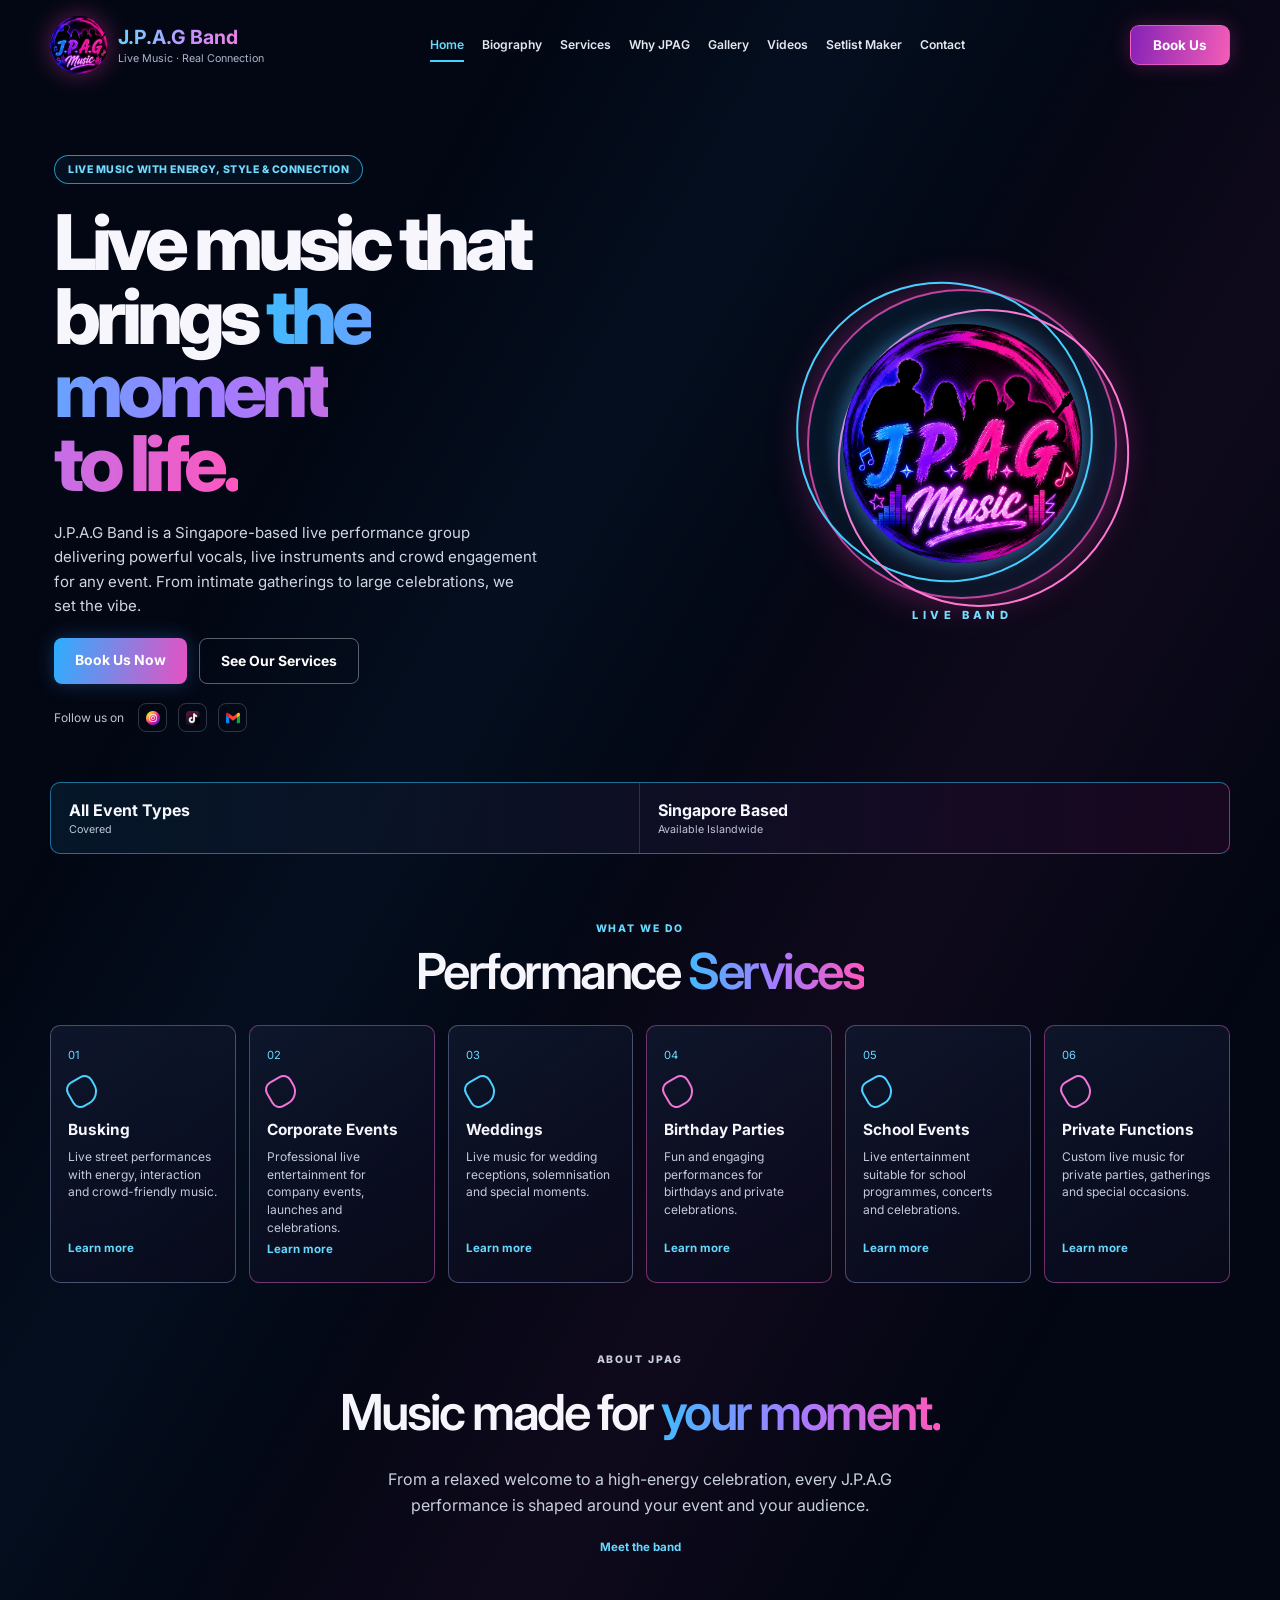
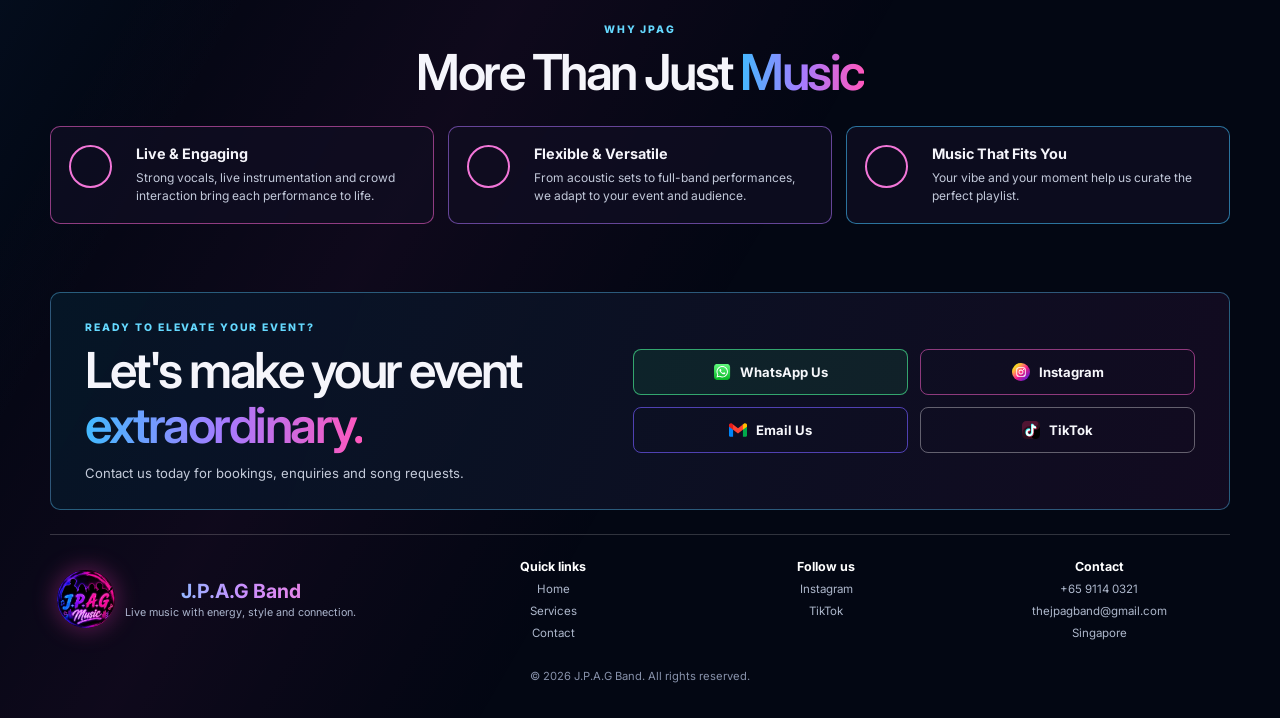
<file: index.html>
<!doctype html>
<html lang="en">
<head>
  <meta charset="UTF-8" />
  <meta name="viewport" content="width=device-width, initial-scale=1.0" />
  <meta name="description" content="J.P.A.G Band - Singapore live band for busking, corporate events, weddings, birthday parties and school events." />
  <title>J.P.A.G Band | Singapore Live Band</title>
  <script>document.documentElement.classList.add('js');</script>
  <link rel="stylesheet" href="style.css?v=46" />
</head>
<body class="home-redesign">
  <div class="site-character-bg" aria-hidden="true"><span class="site-float-char site-float-jazz"></span><span class="site-float-char site-float-phoebe"></span><span class="site-float-char site-float-wero"></span><span class="site-float-char site-float-gerald"></span></div>
  <div class="cursor-spotlight" aria-hidden="true"></div>

  <nav class="home-nav">
    <a href="#home" class="home-brand"><img src="jpag-logo.png" alt="J.P.A.G Band" /><span><strong>J.P.A.G Band</strong><small>Live Music · Real Connection</small></span></a>
    <div class="home-links"><a href="#home" class="is-current">Home</a><a href="biography.html">Biography</a><a href="#services">Services</a><a href="#why-jpag">Why JPAG</a><a href="gallery.html">Gallery</a><a href="videos.html">Videos</a><a href="setlist.html">Setlist Maker</a><a href="#contact">Contact</a></div>
    <a class="home-book" href="https://wa.me/6591140321?text=Hi%20J.P.A.G%20Band,%20I%20would%20like%20to%20enquire%20about%20a%20performance%20booking." target="_blank">Book Us</a>
  </nav>

  <header id="home" class="home-hero">
    <div class="hero-copy"><p class="hero-kicker">Live music with energy, style &amp; connection</p><h1>Live music that<br />brings <em>the moment<br />to life.</em></h1><p class="hero-text">J.P.A.G Band is a Singapore-based live performance group delivering powerful vocals, live instruments and crowd engagement for any event. From intimate gatherings to large celebrations, we set the vibe.</p><div class="hero-actions"><a class="home-cta" href="https://wa.me/6591140321?text=Hi%20J.P.A.G%20Band,%20I%20would%20like%20to%20enquire%20about%20a%20performance%20booking." target="_blank">Book Us Now</a><a class="home-secondary" href="#services">See Our Services</a></div><div class="social-row"><span>Follow us on</span><a href="https://www.instagram.com/jpagband/" target="_blank"><img src="instagram.svg" alt="Instagram" /></a><a href="https://www.tiktok.com/@jpagband" target="_blank"><img src="tiktok.svg" alt="TikTok" /></a><a href="mailto:thejpagband@gmail.com"><img src="gmail.svg" alt="Email" /></a></div></div>
    <div class="hero-brand-art"><div class="brand-orbit orbit-one"></div><div class="brand-orbit orbit-two"></div><img src="jpag-logo.png" alt="J.P.A.G Band logo" /><span>LIVE BAND</span></div>
  </header>

  <main>
    <section class="home-stats home-stats-compact" aria-label="J.P.A.G Band highlights"><div><b>All Event Types</b><span>Covered</span></div><div><b>Singapore Based</b><span>Available Islandwide</span></div></section>

    <section id="services" class="home-section services-section"><p class="home-label">What we do</p><h2>Performance <em>Services</em></h2><div class="service-grid"><article><span>01</span><i class="service-mark"></i><h3>Busking</h3><p>Live street performances with energy, interaction and crowd-friendly music.</p><a href="#contact">Learn more</a></article><article><span>02</span><i class="service-mark"></i><h3>Corporate Events</h3><p>Professional live entertainment for company events, launches and celebrations.</p><a href="#contact">Learn more</a></article><article><span>03</span><i class="service-mark"></i><h3>Weddings</h3><p>Live music for wedding receptions, solemnisation and special moments.</p><a href="#contact">Learn more</a></article><article><span>04</span><i class="service-mark"></i><h3>Birthday Parties</h3><p>Fun and engaging performances for birthdays and private celebrations.</p><a href="#contact">Learn more</a></article><article><span>05</span><i class="service-mark"></i><h3>School Events</h3><p>Live entertainment suitable for school programmes, concerts and celebrations.</p><a href="#contact">Learn more</a></article><article><span>06</span><i class="service-mark"></i><h3>Private Functions</h3><p>Custom live music for private parties, gatherings and special occasions.</p><a href="#contact">Learn more</a></article></div></section>

    <section id="about" class="home-section about-section"><p class="home-label">About JPAG</p><h2>Music made for <em>your moment.</em></h2><p>From a relaxed welcome to a high-energy celebration, every J.P.A.G performance is shaped around your event and your audience.</p><a class="text-link" href="biography.html">Meet the band</a></section>

    <section id="why-jpag" class="home-section why-section-home"><p class="home-label">Why JPAG</p><h2>More Than Just <em>Music</em></h2><div class="why-grid-home"><article><i></i><div><h3>Live &amp; Engaging</h3><p>Strong vocals, live instrumentation and crowd interaction bring each performance to life.</p></div></article><article><i></i><div><h3>Flexible &amp; Versatile</h3><p>From acoustic sets to full-band performances, we adapt to your event and audience.</p></div></article><article><i></i><div><h3>Music That Fits You</h3><p>Your vibe and your moment help us curate the perfect playlist.</p></div></article></div></section>

    <section id="contact" class="home-contact"><div><p class="home-label">Ready to elevate your event?</p><h2>Let's make your event <em>extraordinary.</em></h2><p>Contact us today for bookings, enquiries and song requests.</p></div><div class="contact-actions"><a class="contact-whatsapp" href="https://wa.me/6591140321?text=Hi%20J.P.A.G%20Band,%20I%20would%20like%20to%20enquire%20about%20a%20performance%20booking." target="_blank"><img src="whatsapp.svg" alt="" />WhatsApp Us</a><a href="https://www.instagram.com/jpagband/" target="_blank"><img src="instagram.svg" alt="" />Instagram</a><a href="https://mail.google.com/mail/?view=cm&fs=1&to=thejpagband@gmail.com" target="_blank"><img src="gmail.svg" alt="" />Email Us</a><a href="https://www.tiktok.com/@jpagband" target="_blank"><img src="tiktok.svg" alt="" />TikTok</a></div></section>
  </main>

  <footer class="home-footer"><div class="home-brand"><img src="jpag-logo.png" alt="" /><span><strong>J.P.A.G Band</strong><small>Live music with energy, style and connection.</small></span></div><div><b>Quick links</b><a href="#home">Home</a><a href="#services">Services</a><a href="#contact">Contact</a></div><div><b>Follow us</b><a href="https://www.instagram.com/jpagband/" target="_blank">Instagram</a><a href="https://www.tiktok.com/@jpagband" target="_blank">TikTok</a></div><div><b>Contact</b><a href="tel:+6591140321">+65 9114 0321</a><a href="mailto:thejpagband@gmail.com">thejpagband@gmail.com</a><span>Singapore</span></div><p>© 2026 J.P.A.G Band. All rights reserved.</p></footer>
  <script>(function(){var s=document.querySelector('.cursor-spotlight');if(!s||window.matchMedia('(hover: none)').matches)return;document.addEventListener('mousemove',function(e){s.style.left=e.clientX+'px';s.style.top=e.clientY+'px';s.classList.add('is-active')});document.addEventListener('mouseleave',function(){s.classList.remove('is-active')})})();</script><script src="page-transition.js"></script>
</body>
</html>
</file>
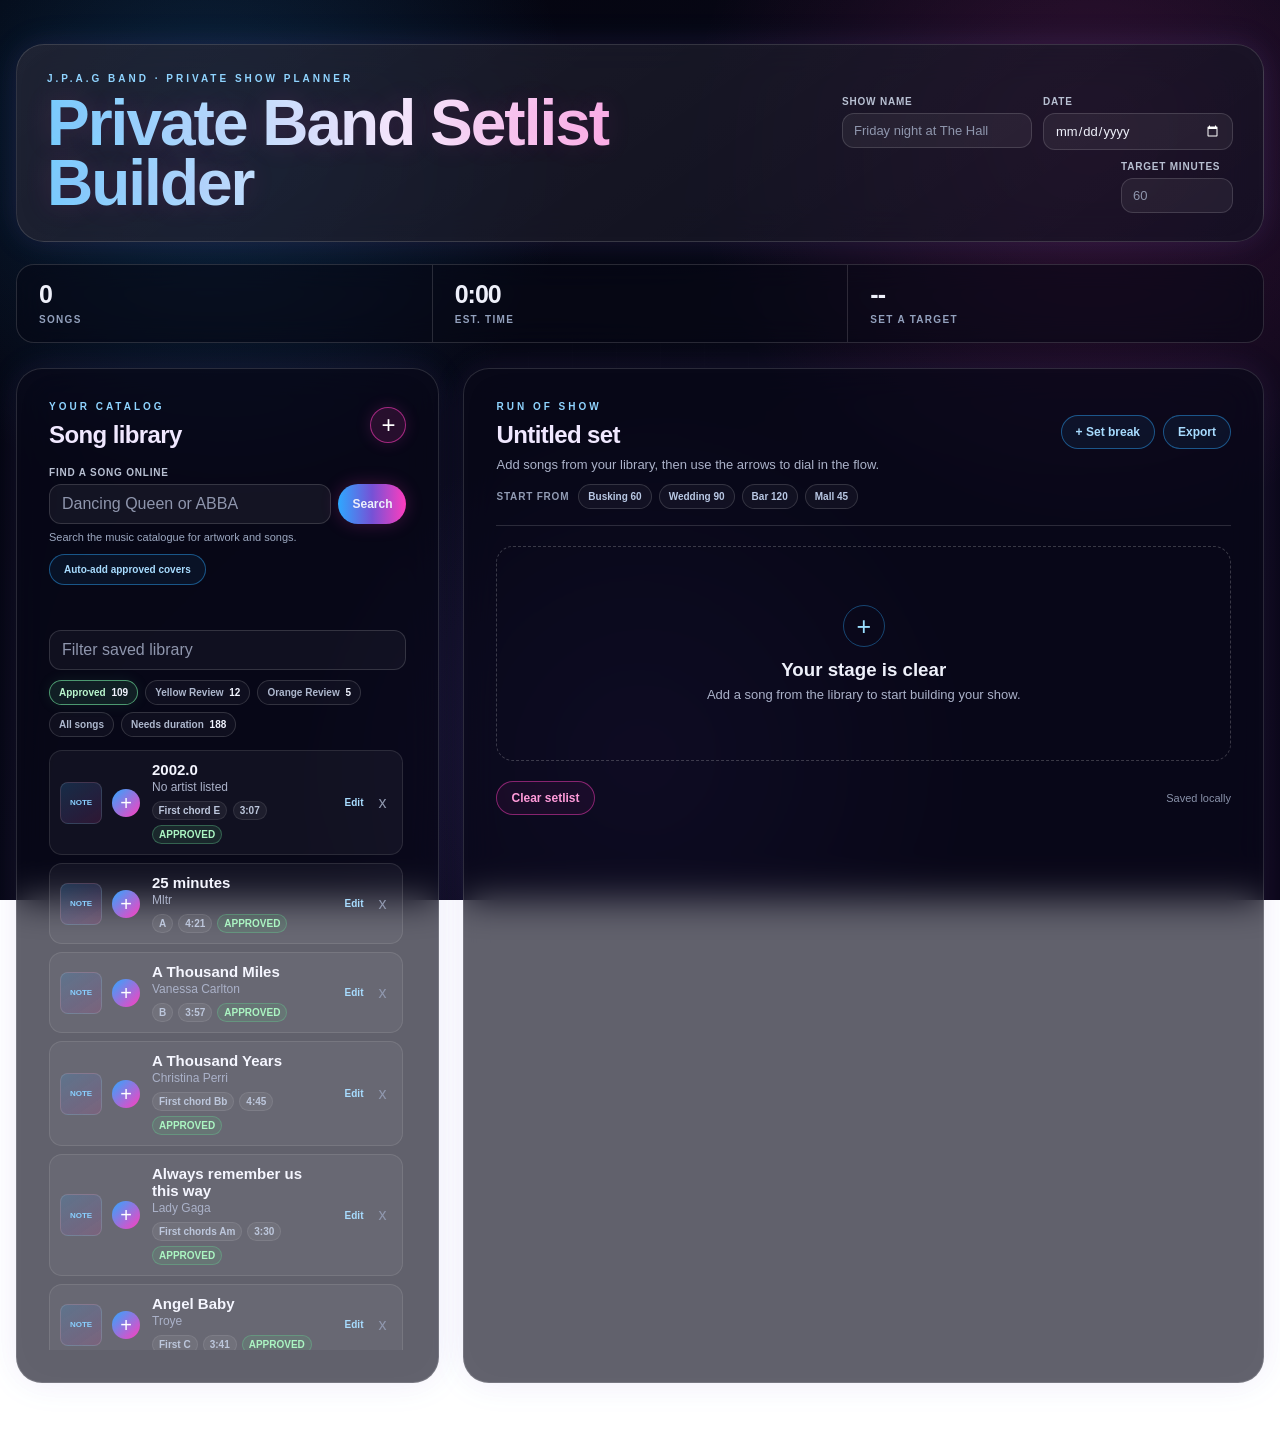
<file: band-setlist.html>
<!doctype html>
<html lang="en">
  <head>
    <meta charset="UTF-8" />
    <meta name="viewport" content="width=device-width, initial-scale=1.0" />
    <meta name="theme-color" content="#11120f" />
    <title>Private Band Setlist Builder</title>
    <link rel="stylesheet" href="band-setlist.css" />
  </head>
  <body>
    <main class="app-shell">
      <header class="topbar">
        <div>
          <p class="eyebrow">J.P.A.G BAND · PRIVATE SHOW PLANNER</p>
          <h1>Private Band Setlist Builder</h1>
        </div>
        <div class="show-details">
          <label>Show name <input id="show-name" type="text" placeholder="Friday night at The Hall" /></label>
          <label>Date <input id="show-date" type="date" /></label>
          <label>Target minutes <input id="target-minutes" type="number" min="1" max="600" placeholder="60" /></label>
        </div>
      </header>

      <section class="stats" aria-label="Setlist summary">
        <div><span id="song-count">0</span><small>SONGS</small></div>
        <div><span id="total-time">0:00</span><small>EST. TIME</small></div>
        <div><span id="time-remaining">--</span><small id="time-remaining-label">TIME LEFT</small></div>
      </section>

      <div class="workspace">
        <aside class="library-panel">
          <div class="panel-heading">
            <div><p class="eyebrow">YOUR CATALOG</p><h2>Song library</h2></div>
            <button id="open-song-form" class="circle-button" title="Add a song" aria-label="Add a song">+</button>
          </div>
          <div id="song-form" class="song-form" hidden>
            <input id="song-title" type="text" placeholder="Song title *" />
            <div class="form-row">
              <input id="song-artist" type="text" placeholder="Artist" />
              <input id="song-key" type="text" placeholder="Key" maxlength="4" />
            </div>
            <div class="form-row">
              <input id="song-duration" type="text" placeholder="Duration (3:45)" inputmode="numeric" />
              <input id="song-tempo" type="number" placeholder="BPM" min="1" max="400" />
            </div>
            <select id="song-status" aria-label="Song status">
              <option value="approved">Approved (green)</option>
              <option value="yellow">Yellow review</option>
              <option value="orange">Orange review</option>
              <option value="unmarked">Unmarked</option>
            </select>
            <input id="song-performer" type="text" placeholder="Performer (Jazz, Gerald, duet...)" />
            <textarea id="song-notes" placeholder="Notes, capo, cues..." rows="2"></textarea>
            <div class="form-actions"><button id="cancel-song" class="text-button">Cancel</button><button id="save-song" class="primary-button">Add song</button></div>
          </div>
          <form id="catalogue-search-form" class="catalogue-search" role="search">
            <label for="catalogue-search">Find a song online</label>
            <div><input id="catalogue-search" type="search" placeholder="Dancing Queen or ABBA" autocomplete="off" /><button class="primary-button" type="submit">Search</button></div>
          </form>
          <p id="catalogue-status" class="catalogue-status" aria-live="polite">Search the music catalogue for artwork and songs.</p>
          <button id="auto-artwork" class="secondary-button auto-artwork-button" type="button">Auto-add approved covers</button>
          <p id="artwork-status" class="catalogue-status" aria-live="polite"></p>
          <div id="catalogue-results" class="catalogue-results" aria-live="polite"></div>
          <div class="search-wrap"><input id="library-search" type="search" placeholder="Filter saved library" /></div>
          <div class="library-filters" aria-label="Song library filters">
            <button id="show-approved" class="filter-button is-active" aria-pressed="true">Approved <span id="approved-count"></span></button>
            <button id="show-yellow" class="filter-button filter-yellow" aria-pressed="false">Yellow Review <span id="yellow-count"></span></button>
            <button id="show-orange" class="filter-button filter-orange" aria-pressed="false">Orange Review <span id="orange-count"></span></button>
            <button id="show-all" class="filter-button" aria-pressed="false">All songs</button>
            <button id="show-missing-duration" class="filter-button" aria-pressed="false">Needs duration <span id="missing-duration-count"></span></button>
          </div>
          <div id="song-library" class="song-library" aria-live="polite"></div>
        </aside>

        <section class="setlist-panel">
          <div class="panel-heading setlist-heading">
            <div><p class="eyebrow">RUN OF SHOW</p><h2 id="setlist-title">Untitled set</h2></div>
            <div class="heading-actions">
              <button id="add-break" class="secondary-button">+ Set break</button>
              <button id="export-setlist" class="secondary-button">Export</button>
            </div>
          </div>
          <p class="instruction">Add songs from your library, then use the arrows to dial in the flow.</p>
          <div class="template-bar" aria-label="Show templates">
            <span>Start from</span>
            <button class="template-button" data-template="busking">Busking 60</button>
            <button class="template-button" data-template="wedding">Wedding 90</button>
            <button class="template-button" data-template="bar">Bar 120</button>
            <button class="template-button" data-template="mall">Mall 45</button>
          </div>
          <ol id="setlist" class="setlist" aria-live="polite"></ol>
          <div id="empty-setlist" class="empty-setlist">
            <div class="empty-mark">+</div>
            <h3>Your stage is clear</h3>
            <p>Add a song from the library to start building your show.</p>
          </div>
          <footer class="setlist-footer">
            <button id="clear-setlist" class="danger-button">Clear setlist</button>
            <p id="autosave-status">Saved locally</p>
          </footer>
        </section>
      </div>
    </main>
    <template id="song-card-template">
      <article class="song-card">
        <div class="song-artwork"><img alt="" hidden /><span aria-hidden="true">NOTE</span></div>
        <button class="add-song" title="Add to setlist" aria-label="Add to setlist">+</button>
        <div class="song-info"><h3></h3><p class="artist"></p><div class="song-meta"></div><button class="duration-button" hidden>Add duration</button></div>
        <div class="song-card-actions"><button class="edit-song" title="Edit song" aria-label="Edit song">Edit</button><button class="delete-song" title="Delete song" aria-label="Delete song">x</button></div>
      </article>
    </template>
    <script src="band-songs-data.js"></script>
    <script src="band-setlist.js"></script>
  </body>
</html>
</file>
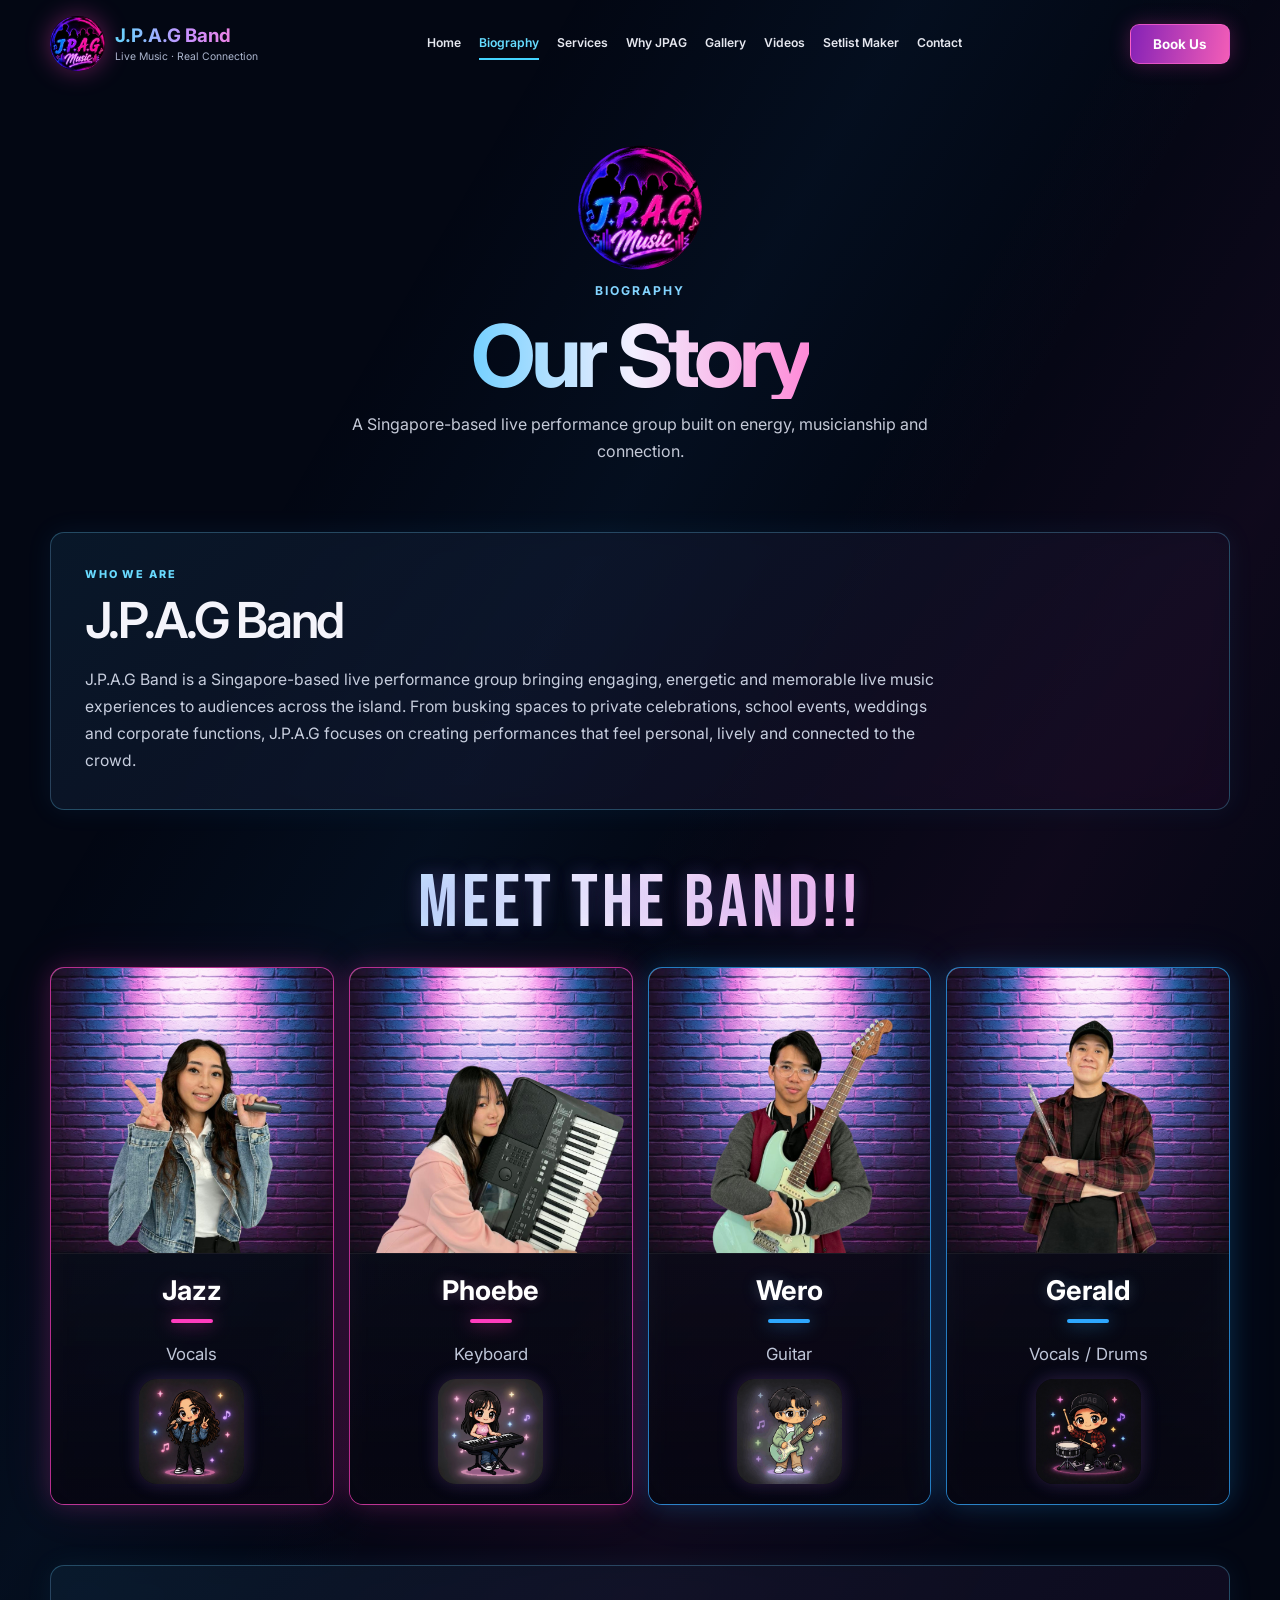
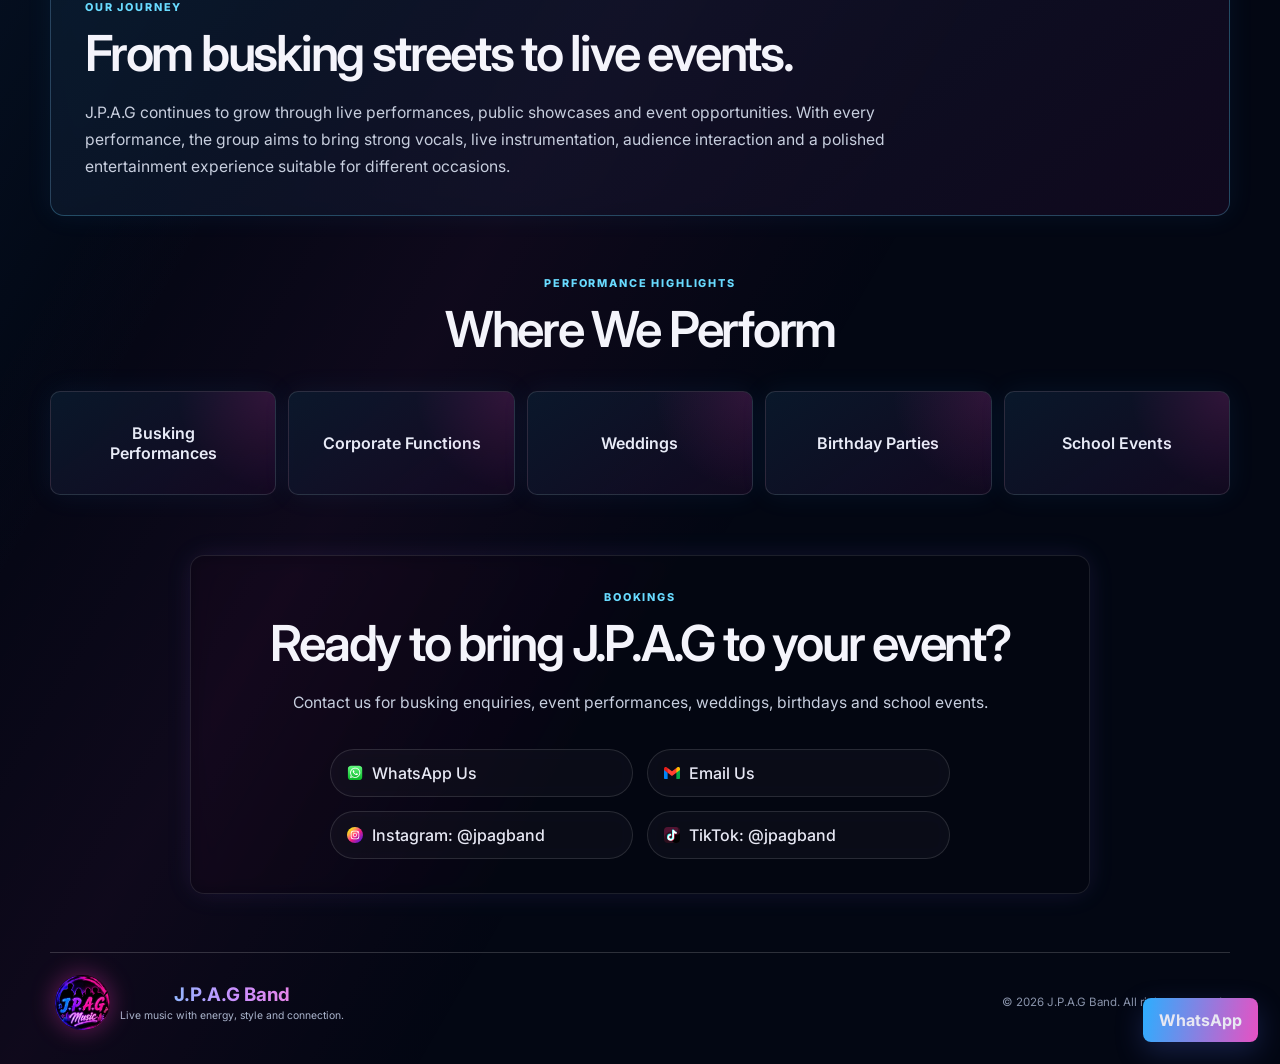
<file: biography.html>
<!DOCTYPE html>
<html lang="en">
<head>
  <meta charset="UTF-8" />
  <meta name="viewport" content="width=device-width, initial-scale=1.0" />
  <meta name="description" content="Biography of J.P.A.G Band - Singapore live performance group." />
  <title>Biography | J.P.A.G Band</title>
  <script>document.documentElement.classList.add('js');</script>
  <link rel="stylesheet" href="style.css?v=47" />
</head>
<body class="inner-redesign">
  <div class="site-character-bg" aria-hidden="true">
    <span class="site-float-char site-float-jazz"></span>
    <span class="site-float-char site-float-phoebe"></span>
    <span class="site-float-char site-float-wero"></span>
    <span class="site-float-char site-float-gerald"></span>
  </div>
  <div class="cursor-spotlight" aria-hidden="true"></div>

  <nav class="inner-nav"><a href="index.html#home" class="inner-brand"><img src="jpag-logo.png" alt="J.P.A.G Band" /><span><strong>J.P.A.G Band</strong><small>Live Music · Real Connection</small></span></a><div class="inner-links"><a href="index.html#home">Home</a><a href="biography.html" class="is-current">Biography</a><a href="index.html#services">Services</a><a href="index.html#why-jpag">Why JPAG</a><a href="gallery.html">Gallery</a><a href="videos.html">Videos</a><a href="setlist.html">Setlist Maker</a><a href="index.html#contact">Contact</a></div><a class="inner-book" href="https://wa.me/6591140321?text=Hi%20J.P.A.G%20Band,%20I%20would%20like%20to%20enquire%20about%20a%20performance%20booking." target="_blank">Book Us</a></nav>

  <main class="page-main inner-main">
    <section class="page-hero inner-hero">
      <img src="jpag-logo.png" alt="J.P.A.G Band logo" class="bio-logo" />
      <p class="eyebrow">Biography</p>
      <h1>Our Story</h1>
      <p class="tagline">
        A Singapore-based live performance group built on energy, musicianship and connection.
      </p>
    </section>

    <section class="section inner-section">
      <div class="panel">
        <p class="section-label">Who We Are</p>
        <h2>J.P.A.G Band</h2>
        <p class="body-text">
          J.P.A.G Band is a Singapore-based live performance group bringing engaging,
          energetic and memorable live music experiences to audiences across the island.
          From busking spaces to private celebrations, school events, weddings and corporate
          functions, J.P.A.G focuses on creating performances that feel personal, lively and
          connected to the crowd.
        </p>
      </div>
    </section>

    <section class="section members-section inner-section">
      <h2 class="center meet-band-title">Meet The Band!!</h2>

      <div class="member-grid">
        <article class="member-card clean-member-card pink-card">
          <div class="member-photo clean-member-photo">
            <img src="Jazz.png" alt="Jazz from J.P.A.G Band" />
          </div>
          <div class="member-info">
            <h3>Jazz</h3>
            <div class="member-line"></div>
            <p>Vocals</p>
            <img class="member-animation" src="Jazz Animated.gif" alt="Jazz animated character">
          </div>
        </article>

        <article class="member-card clean-member-card pink-card">
          <div class="member-photo clean-member-photo">
            <img src="Phoebe.png" alt="Phoebe from J.P.A.G Band" />
          </div>
          <div class="member-info">
            <h3>Phoebe</h3>
            <div class="member-line"></div>
            <p>Keyboard</p>
            <img class="member-animation" src="Phoebe Animated.gif" alt="Phoebe animated character">
          </div>
        </article>

        <article class="member-card clean-member-card blue-card">
          <div class="member-photo clean-member-photo">
            <img src="Wero.png" alt="Wero from J.P.A.G Band" />
          </div>
          <div class="member-info">
            <h3>Wero</h3>
            <div class="member-line blue-line"></div>
            <p>Guitar</p>
            <img class="member-animation" src="Wero Animated.gif" alt="Wero animated character">
          </div>
        </article>

        <article class="member-card clean-member-card blue-card">
          <div class="member-photo clean-member-photo">
            <img src="Gerald.png" alt="Gerald from J.P.A.G Band" />
          </div>
          <div class="member-info">
            <h3>Gerald</h3>
            <div class="member-line blue-line"></div>
            <p>Vocals / Drums</p>
            <img class="member-animation" src="Gerald Animated.gif" alt="Gerald animated character">
          </div>
        </article>
      </div>
    </section>

    <section class="section inner-section">
      <div class="panel">
        <p class="section-label">Our Journey</p>
        <h2>From busking streets to live events.</h2>
        <p class="body-text">
          J.P.A.G continues to grow through live performances, public showcases and event
          opportunities. With every performance, the group aims to bring strong vocals,
          live instrumentation, audience interaction and a polished entertainment experience
          suitable for different occasions.
        </p>
      </div>
    </section>

    <section class="section inner-section">
      <p class="section-label center">Performance Highlights</p>
      <h2 class="center">Where We Perform</h2>

      <div class="highlight-grid">
        <div class="highlight-card">Busking Performances</div>
        <div class="highlight-card">Corporate Functions</div>
        <div class="highlight-card">Weddings</div>
        <div class="highlight-card">Birthday Parties</div>
        <div class="highlight-card">School Events</div>
      </div>
    </section>

    <section class="section contact-section inner-section">
      <div class="panel contact-panel">
        <p class="section-label">Bookings</p>
        <h2>Ready to bring J.P.A.G to your event?</h2>
        <p class="body-text">
          Contact us for busking enquiries, event performances, weddings, birthdays and school events.
        </p>

        <div class="contact-links">
          <a href="https://wa.me/6591140321?text=Hi%20J.P.A.G%20Band,%20I%20would%20like%20to%20enquire%20about%20a%20performance%20booking." target="_blank">
            <img src="whatsapp.svg" alt="" class="ui-icon" />
            WhatsApp Us
          </a>

          <a href="mailto:thejpagband@gmail.com">
            <img src="gmail.svg" alt="" class="ui-icon" />
            Email Us
          </a>

          <a href="https://www.instagram.com/jpagband/" target="_blank">
            <img src="instagram.svg" alt="" class="ui-icon" />
            Instagram: @jpagband
          </a>

          <a href="https://www.tiktok.com/@jpagband" target="_blank">
            <img src="tiktok.svg" alt="" class="ui-icon" />
            TikTok: @jpagband
          </a>
        </div>
      </div>
    </section>
  </main>

  <a class="floating-whatsapp" href="https://wa.me/6591140321?text=Hi%20J.P.A.G%20Band,%20I%20would%20like%20to%20enquire%20about%20a%20performance%20booking." target="_blank">
    WhatsApp
  </a>

  <footer class="inner-footer"><div class="inner-brand"><img src="jpag-logo.png" alt="" /><span><strong>J.P.A.G Band</strong><small>Live music with energy, style and connection.</small></span></div><p>© 2026 J.P.A.G Band. All rights reserved.</p></footer>

  <script>
    (function () {
      var spotlight = document.querySelector('.cursor-spotlight');
      if (!spotlight || window.matchMedia('(hover: none)').matches) return;

      var visible = false;
      document.addEventListener('mousemove', function (event) {
        spotlight.style.left = event.clientX + 'px';
        spotlight.style.top = event.clientY + 'px';
        if (!visible) {
          spotlight.classList.add('is-active');
          visible = true;
        }
      });

      document.addEventListener('mouseleave', function () {
        spotlight.classList.remove('is-active');
        visible = false;
      });
    })();
  </script>

  <script src="page-transition.js"></script>
</body>
</html>
</file>
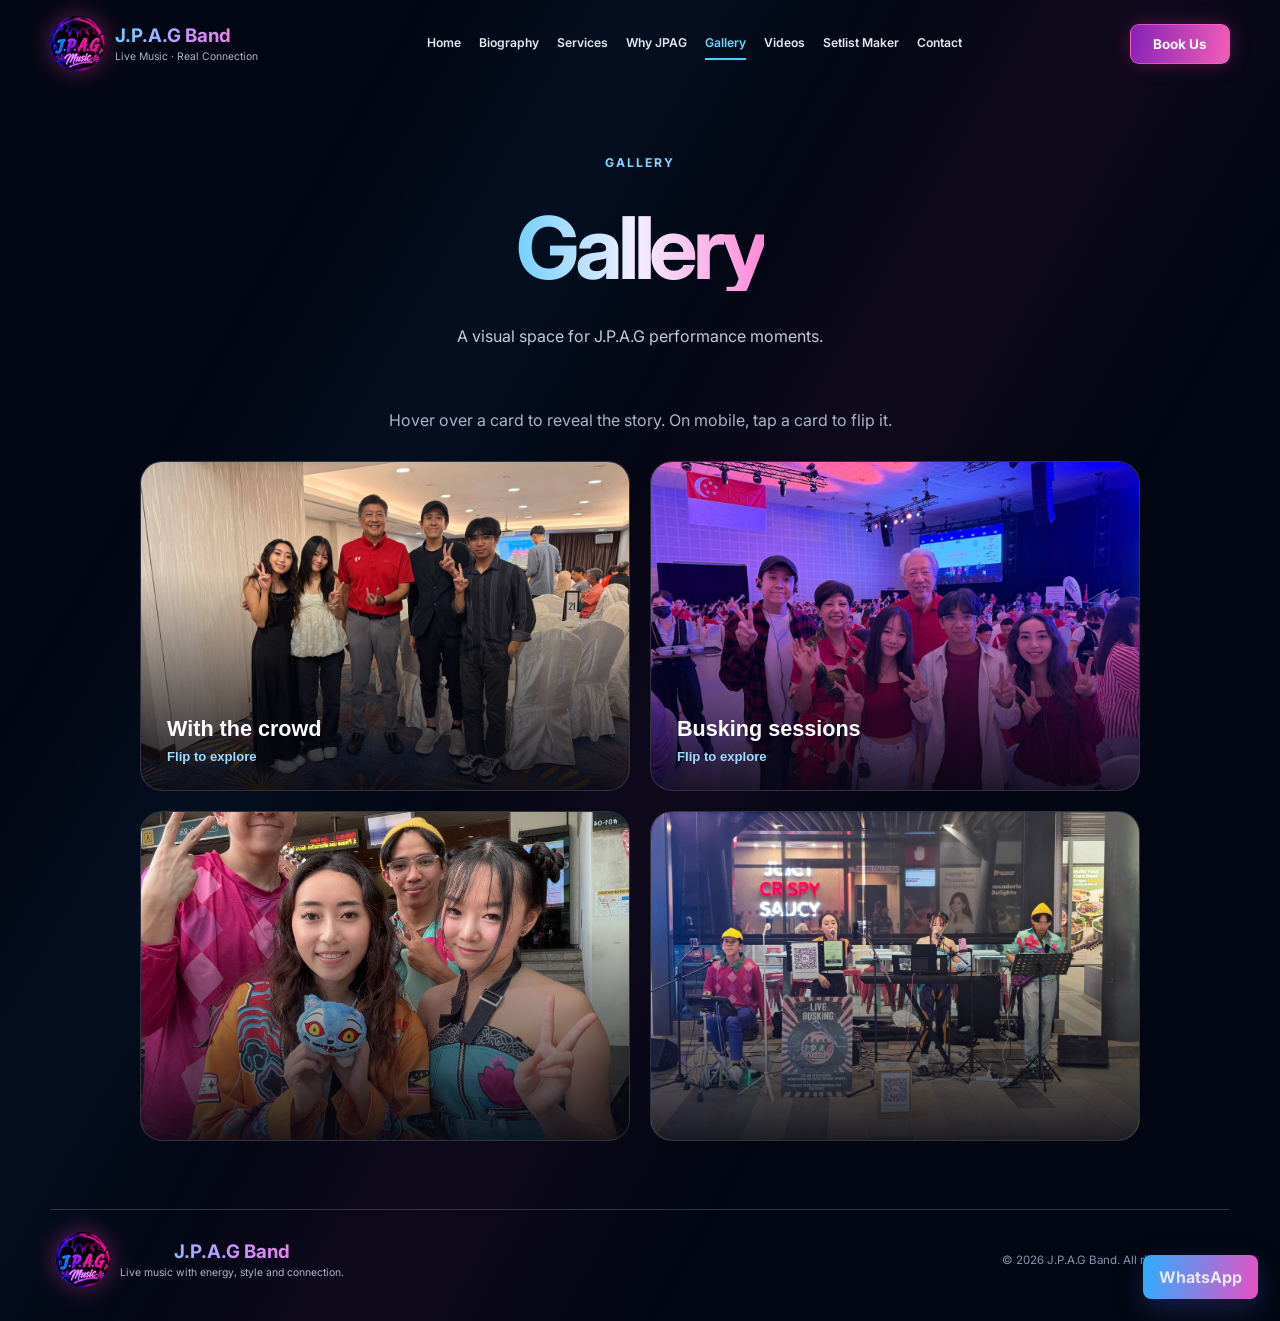
<file: gallery.html>
<!DOCTYPE html>
<html lang="en">
<head>
  <meta charset="UTF-8" />
  <meta name="viewport" content="width=device-width, initial-scale=1.0" />
  <meta name="description" content="Gallery page for J.P.A.G Band." />
  <title>Gallery | J.P.A.G Band</title>
  <script>document.documentElement.classList.add('js');</script>
  <link rel="stylesheet" href="style.css?v=50" />
</head>
<body class="inner-redesign">
  <div class="site-character-bg" aria-hidden="true">
    <span class="site-float-char site-float-jazz"></span>
    <span class="site-float-char site-float-phoebe"></span>
    <span class="site-float-char site-float-wero"></span>
    <span class="site-float-char site-float-gerald"></span>
  </div>
  <div class="cursor-spotlight" aria-hidden="true"></div>

  <nav class="inner-nav"><a href="index.html#home" class="inner-brand"><img src="jpag-logo.png" alt="J.P.A.G Band" /><span><strong>J.P.A.G Band</strong><small>Live Music · Real Connection</small></span></a><div class="inner-links"><a href="index.html#home">Home</a><a href="biography.html">Biography</a><a href="index.html#services">Services</a><a href="index.html#why-jpag">Why JPAG</a><a href="gallery.html" class="is-current">Gallery</a><a href="videos.html">Videos</a><a href="setlist.html">Setlist Maker</a><a href="index.html#contact">Contact</a></div><a class="inner-book" href="https://wa.me/6591140321?text=Hi%20J.P.A.G%20Band,%20I%20would%20like%20to%20enquire%20about%20a%20performance%20booking." target="_blank">Book Us</a></nav>

  <main class="page-main inner-main">
    <section class="page-hero compact-page-hero inner-hero">
      <p class="eyebrow">Gallery</p>
      <h1>Gallery</h1>
      <p class="tagline">A visual space for J.P.A.G performance moments.</p>
    </section>

    <section class="section inner-section gallery-section">
      <p class="gallery-intro">Hover over a card to reveal the story. On mobile, tap a card to flip it.</p>
      <div class="flip-gallery">
        <button class="gallery-flip-card" type="button" aria-pressed="false">
          <span class="gallery-flip-inner">
            <span class="gallery-flip-face gallery-flip-front"><img src="gallery-1.jpg" alt="J.P.A.G Band with guests at an event" /><span class="gallery-flip-label">With the crowd</span><span class="gallery-flip-prompt">Flip to explore</span></span>
            <span class="gallery-flip-face gallery-flip-back"><span class="gallery-card-number">01</span><strong>Every room has a rhythm.</strong><span>Live moments are built around the people in front of us.</span></span>
          </span>
        </button>
        <button class="gallery-flip-card" type="button" aria-pressed="false">
          <span class="gallery-flip-inner">
            <span class="gallery-flip-face gallery-flip-front"><img src="gallery-2.jpg" alt="J.P.A.G Band busking performance" /><span class="gallery-flip-label">Busking sessions</span><span class="gallery-flip-prompt">Flip to explore</span></span>
            <span class="gallery-flip-face gallery-flip-back"><span class="gallery-card-number">02</span><strong>Music out in the city.</strong><span>Busking brings us close to the crowd, one song at a time.</span></span>
          </span>
        </button>
        <button class="gallery-flip-card" type="button" aria-pressed="false">
          <span class="gallery-flip-inner">
            <span class="gallery-flip-face gallery-flip-front"><img src="gallery-3.jpg" alt="J.P.A.G Band members before a performance" /><span class="gallery-flip-label">Behind the scenes</span><span class="gallery-flip-prompt">Flip to explore</span></span>
            <span class="gallery-flip-face gallery-flip-back"><span class="gallery-card-number">03</span><strong>Before the first note.</strong><span>The energy starts long before we step onto the stage.</span></span>
          </span>
        </button>
        <button class="gallery-flip-card" type="button" aria-pressed="false">
          <span class="gallery-flip-inner">
            <span class="gallery-flip-face gallery-flip-front"><img src="gallery-4.jpg" alt="J.P.A.G Band at a live event" /><span class="gallery-flip-label">Celebration nights</span><span class="gallery-flip-prompt">Flip to explore</span></span>
            <span class="gallery-flip-face gallery-flip-back"><span class="gallery-card-number">04</span><strong>Made for the moment.</strong><span>From intimate gatherings to big celebrations, we bring the soundtrack.</span></span>
          </span>
        </button>
      </div>
    </section>
  </main>

  <a class="floating-whatsapp" href="https://wa.me/6591140321?text=Hi%20J.P.A.G%20Band,%20I%20would%20like%20to%20enquire%20about%20a%20performance%20booking." target="_blank">
    WhatsApp
  </a>

  <footer class="inner-footer"><div class="inner-brand"><img src="jpag-logo.png" alt="" /><span><strong>J.P.A.G Band</strong><small>Live music with energy, style and connection.</small></span></div><p>© 2026 J.P.A.G Band. All rights reserved.</p></footer>

  <script>
    (function () {
      var spotlight = document.querySelector('.cursor-spotlight');
      if (!spotlight || window.matchMedia('(hover: none)').matches) return;

      var visible = false;
      document.addEventListener('mousemove', function (event) {
        spotlight.style.left = event.clientX + 'px';
        spotlight.style.top = event.clientY + 'px';
        if (!visible) {
          spotlight.classList.add('is-active');
          visible = true;
        }
      });

      document.addEventListener('mouseleave', function () {
        spotlight.classList.remove('is-active');
        visible = false;
      });
    })();
  </script>

  <script src="gallery-flip.js"></script>
  <script src="page-transition.js"></script>
</body>
</html>
</file>
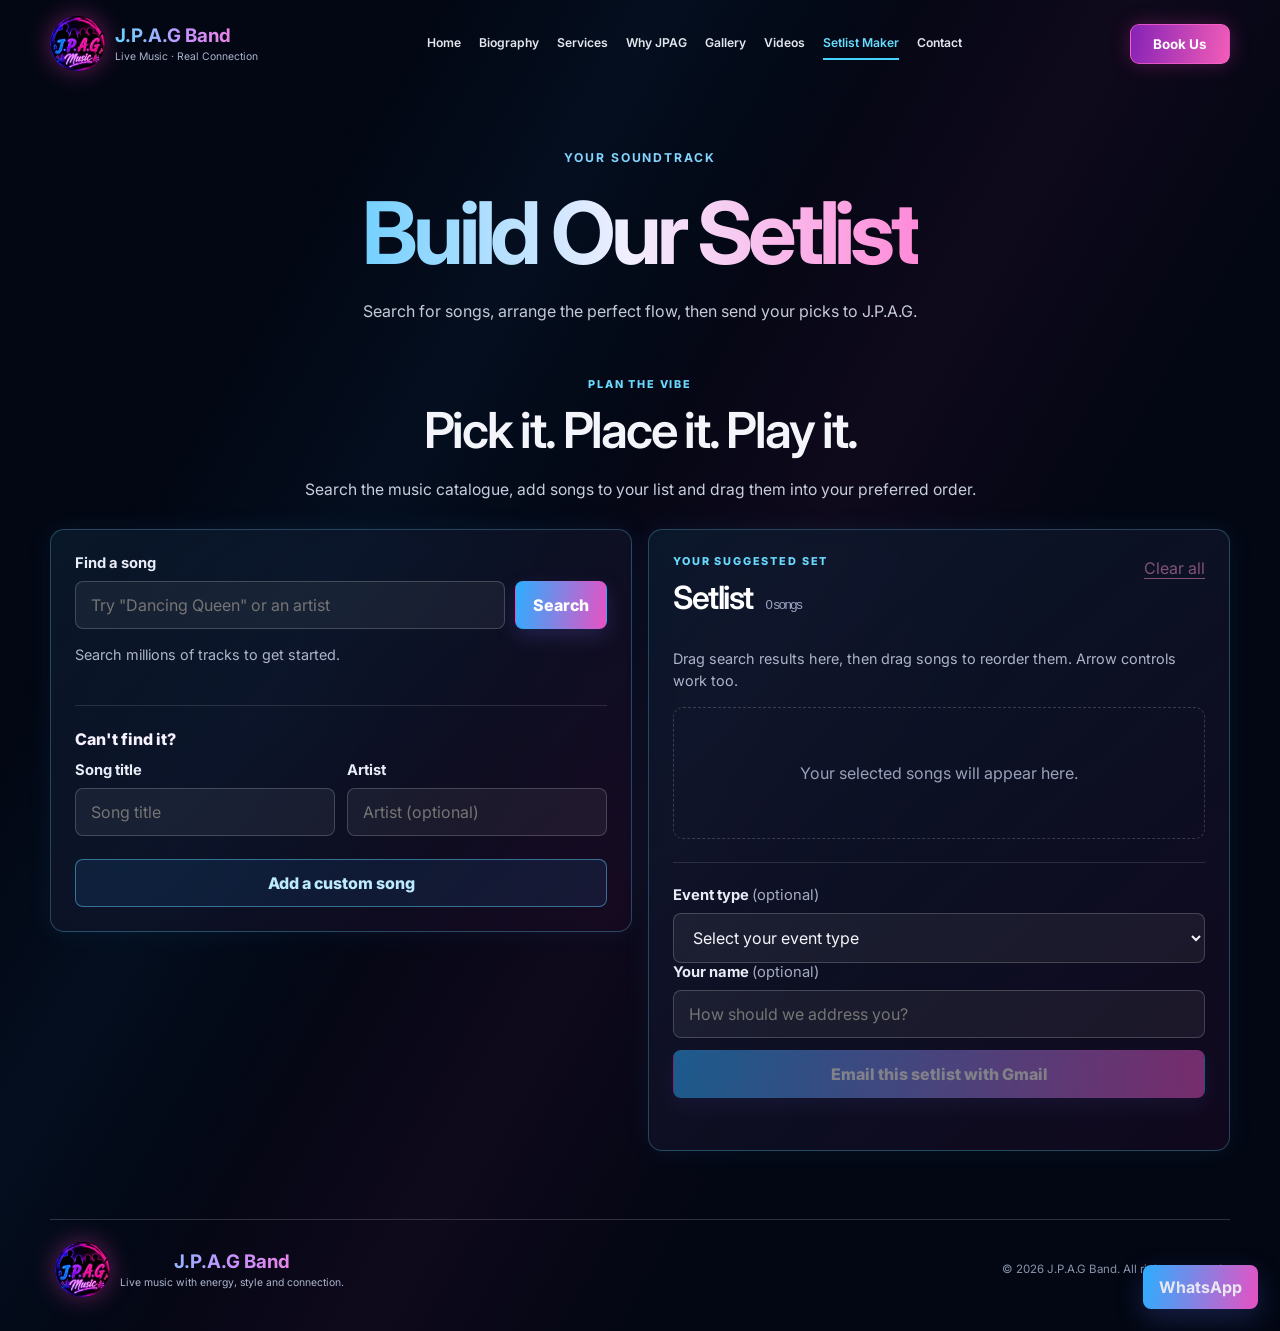
<file: setlist.html>
<!DOCTYPE html>
<html lang="en">
<head>
  <meta charset="UTF-8" />
  <meta name="viewport" content="width=device-width, initial-scale=1.0" />
  <meta name="description" content="Build and send a suggested J.P.A.G Band setlist." />
  <title>Build a Setlist | J.P.A.G Band</title>
  <script>document.documentElement.classList.add('js');</script>
  <link rel="stylesheet" href="style.css?v=47" />
</head>
<body class="inner-redesign">
  <div class="site-character-bg" aria-hidden="true">
    <span class="site-float-char site-float-jazz"></span>
    <span class="site-float-char site-float-phoebe"></span>
    <span class="site-float-char site-float-wero"></span>
    <span class="site-float-char site-float-gerald"></span>
  </div>
  <div class="cursor-spotlight" aria-hidden="true"></div>

  <nav class="inner-nav"><a href="index.html#home" class="inner-brand"><img src="jpag-logo.png" alt="J.P.A.G Band" /><span><strong>J.P.A.G Band</strong><small>Live Music · Real Connection</small></span></a><div class="inner-links"><a href="index.html#home">Home</a><a href="biography.html">Biography</a><a href="index.html#services">Services</a><a href="index.html#why-jpag">Why JPAG</a><a href="gallery.html">Gallery</a><a href="videos.html">Videos</a><a href="setlist.html" class="is-current">Setlist Maker</a><a href="index.html#contact">Contact</a></div><a class="inner-book" href="https://wa.me/6591140321?text=Hi%20J.P.A.G%20Band,%20I%20would%20like%20to%20enquire%20about%20a%20performance%20booking." target="_blank">Book Us</a></nav>

  <main class="page-main setlist-page inner-main">
    <section class="page-hero compact-page-hero setlist-hero inner-hero">
      <p class="eyebrow">Your soundtrack</p>
      <h1>Build Our Setlist</h1>
      <p class="tagline">Search for songs, arrange the perfect flow, then send your picks to J.P.A.G.</p>
    </section>

    <section class="section setlist-section inner-section" aria-labelledby="setlist-heading">
      <div class="setlist-intro">
        <p class="section-label">Plan the vibe</p>
        <h2 id="setlist-heading">Pick it. Place it. Play it.</h2>
        <p class="body-text">Search the music catalogue, add songs to your list and drag them into your preferred order.</p>
      </div>

      <div class="setlist-workspace">
        <div class="song-finder glass-panel">
          <form id="song-search-form" class="song-search" role="search">
            <label for="song-search">Find a song</label>
            <div class="search-input-row">
              <input id="song-search" name="song-search" type="search" placeholder="Try &quot;Dancing Queen&quot; or an artist" autocomplete="off" required />
              <button class="setlist-button setlist-button-primary" type="submit">Search</button>
            </div>
          </form>
          <p id="search-status" class="search-status" role="status" aria-live="polite">Search millions of tracks to get started.</p>
          <div id="search-results" class="search-results" aria-live="polite"></div>

          <form id="manual-song-form" class="manual-song-form">
            <p class="manual-heading">Can't find it?</p>
            <div class="manual-field">
              <label for="manual-title">Song title</label>
              <input id="manual-title" name="manual-title" type="text" placeholder="Song title" required />
            </div>
            <div class="manual-field">
              <label for="manual-artist">Artist</label>
              <input id="manual-artist" name="manual-artist" type="text" placeholder="Artist (optional)" />
            </div>
            <button class="setlist-button setlist-button-secondary" type="submit">Add a custom song</button>
          </form>
        </div>

        <div class="setlist-builder glass-panel">
          <div class="setlist-builder-head">
            <div>
              <p class="section-label">Your suggested set</p>
              <h2>Setlist <span id="setlist-count">0 songs</span></h2>
            </div>
            <button id="clear-setlist" class="text-button" type="button" disabled>Clear all</button>
          </div>
          <p id="setlist-help" class="setlist-help">Drag search results here, then drag songs to reorder them. Arrow controls work too.</p>
          <ol id="setlist-items" class="setlist-items" aria-describedby="setlist-help">
            <li class="setlist-empty">Your selected songs will appear here.</li>
          </ol>
          <form id="send-setlist-form" class="send-setlist-form">
            <div class="honeypot-field" aria-hidden="true">
              <label for="setlist-website">Website</label>
              <input id="setlist-website" name="website" type="text" tabindex="-1" autocomplete="off" />
            </div>
            <label for="event-type">Event type <span>(optional)</span></label>
            <select id="event-type" name="event-type">
              <option value="Not specified" selected>Select your event type</option>
              <option value="Wedding">Wedding</option>
              <option value="Corporate event">Corporate event</option>
              <option value="Birthday party">Birthday party</option>
              <option value="Busking">Busking</option>
              <option value="School event">School event</option>
              <option value="Private event">Private event</option>
              <option value="Other">Other</option>
            </select>
            <label for="setlist-name">Your name <span>(optional)</span></label>
            <input id="setlist-name" name="setlist-name" type="text" placeholder="How should we address you?" />
            <button id="send-setlist" class="setlist-button setlist-button-primary" type="submit" disabled>Email this setlist with Gmail</button>
            <p id="send-status" class="send-status" role="status" aria-live="polite"></p>
            <div id="send-fallback" class="send-fallback" hidden>
              <a id="open-gmail" href="https://mail.google.com/" target="_blank" rel="noopener">Open Gmail instead</a>
              <button id="copy-setlist" type="button">Copy setlist</button>
            </div>
          </form>
        </div>
      </div>
    </section>
  </main>

  <a class="floating-whatsapp" href="https://wa.me/6591140321?text=Hi%20J.P.A.G%20Band,%20I%20would%20like%20to%20enquire%20about%20a%20performance%20booking." target="_blank">WhatsApp</a>
  <footer class="inner-footer"><div class="inner-brand"><img src="jpag-logo.png" alt="" /><span><strong>J.P.A.G Band</strong><small>Live music with energy, style and connection.</small></span></div><p>&copy; 2026 J.P.A.G Band. All rights reserved.</p></footer>

  <script>
    (function () {
      var spotlight = document.querySelector('.cursor-spotlight');
      if (!spotlight || window.matchMedia('(hover: none)').matches) return;
      var visible = false;
      document.addEventListener('mousemove', function (event) {
        spotlight.style.left = event.clientX + 'px';
        spotlight.style.top = event.clientY + 'px';
        if (!visible) { spotlight.classList.add('is-active'); visible = true; }
      });
      document.addEventListener('mouseleave', function () { spotlight.classList.remove('is-active'); visible = false; });
    })();
  </script>
  <script src="setlist.js"></script>
  <script src="page-transition.js"></script>
</body>
</html>
</file>
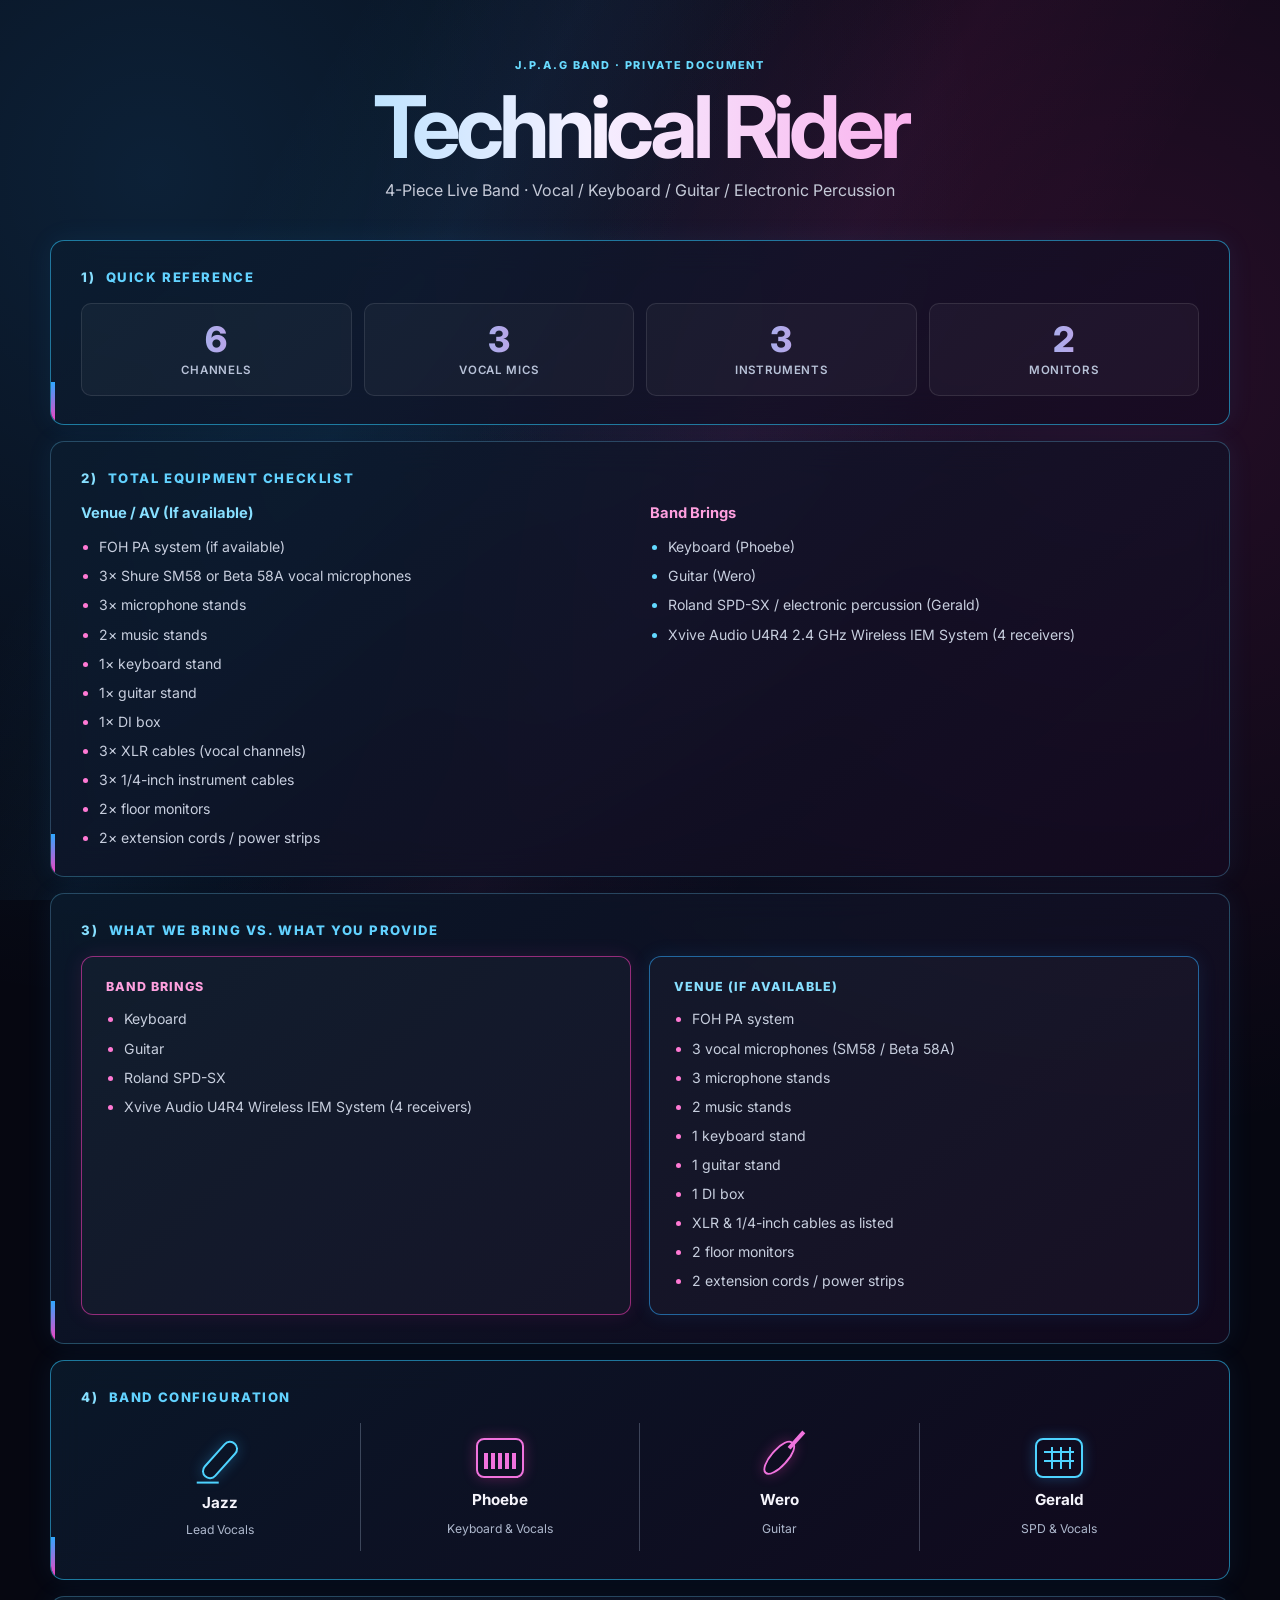
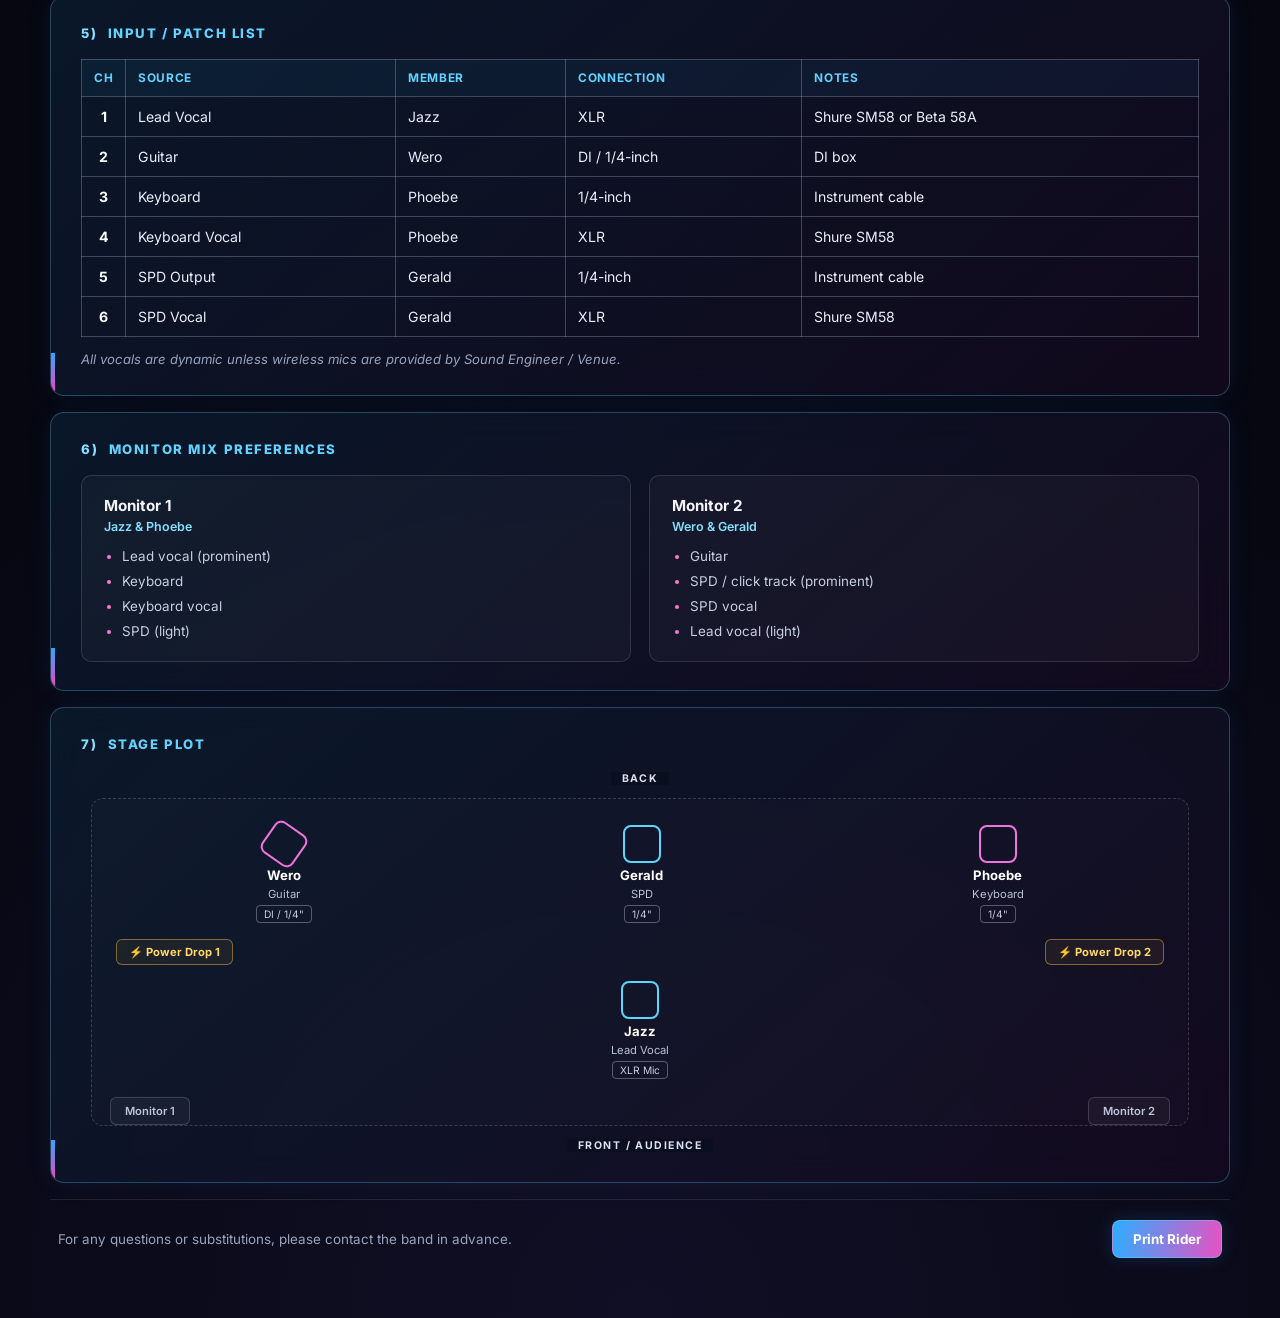
<file: techrider.html>
<!doctype html>
<html lang="en">
  <head>
    <meta charset="UTF-8" />
    <meta name="viewport" content="width=device-width, initial-scale=1.0" />
    <meta name="robots" content="noindex, nofollow" />
    <title>JPAG Technical Rider</title>
    <link rel="stylesheet" href="style.css" />
    <link rel="stylesheet" href="techrider.css" />
  </head>
  <body>
    <main class="rider-page">
      <!-- Hero -->
      <header class="rider-hero">
        <p class="rider-eyebrow">J.P.A.G BAND &middot; PRIVATE DOCUMENT</p>
        <h1>Technical Rider</h1>
        <p class="rider-subtitle">4-Piece Live Band &middot; Vocal / Keyboard / Guitar / Electronic Percussion</p>
      </header>

      <div class="rider-container">

        <!-- 1. Quick Reference Card -->
        <section class="rider-panel quick-ref">
          <h3><span>1)</span> Quick Reference</h3>
          <div class="quick-grid">
            <div class="quick-stat">
              <span class="quick-num">6</span>
              <span class="quick-label">Channels</span>
            </div>
            <div class="quick-stat">
              <span class="quick-num">3</span>
              <span class="quick-label">Vocal Mics</span>
            </div>
            <div class="quick-stat">
              <span class="quick-num">3</span>
              <span class="quick-label">Instruments</span>
            </div>
            <div class="quick-stat">
              <span class="quick-num">2</span>
              <span class="quick-label">Monitors</span>
</div>
            </div>
          </section>

        <!-- 2. Total Equipment Checklist -->
        <section class="rider-panel checklist-panel">
          <h3><span>2)</span> Total Equipment Checklist</h3>
          <div class="checklist-grid">
            <div class="checklist-col venue-gear">
              <h4>Venue / AV (If available)</h4>
              <ul class="rider-checklist">
                <li>FOH PA system (if available)</li>
                <li>3&times; Shure SM58 or Beta 58A vocal microphones</li>
                <li>3&times; microphone stands</li>
                <li>2&times; music stands</li>
                <li>1&times; keyboard stand</li>
                <li>1&times; guitar stand</li>
                <li>1&times; DI box</li>
                <li>3&times; XLR cables (vocal channels)</li>
                <li>3&times; 1/4-inch instrument cables</li>
                <li>2&times; floor monitors</li>
                <li>2&times; extension cords / power strips</li>
              </ul>
            </div>
            <div class="checklist-col band-gear">
              <h4>Band Brings</h4>
              <ul class="rider-checklist">
                <li>Keyboard (Phoebe)</li>
                <li>Guitar (Wero)</li>
                <li>Roland SPD-SX / electronic percussion (Gerald)</li>
                <li>Xvive Audio U4R4 2.4 GHz Wireless IEM System (4 receivers)</li>
              </ul>
            </div>
          </div>
        </section>

        <!-- 3. What We Bring vs. What You Provide -->
        <section class="rider-panel bring-provide-panel">
          <h3><span>3)</span> What We Bring vs. What You Provide</h3>
          <div class="bring-provide-grid">
            <div class="bring-provide-card band-card">
              <span class="bp-label">Band Brings</span>
              <ul class="rider-checklist">
                <li>Keyboard</li>
                <li>Guitar</li>
                <li>Roland SPD-SX</li>
                <li>Xvive Audio U4R4 Wireless IEM System (4 receivers)</li>
              </ul>
            </div>
            <div class="bring-provide-card venue-card">
              <span class="bp-label">Venue (If available)</span>
              <ul class="rider-checklist">
                <li>FOH PA system</li>
                <li>3 vocal microphones (SM58 / Beta 58A)</li>
                <li>3 microphone stands</li>
                <li>2 music stands</li>
                <li>1 keyboard stand</li>
                <li>1 guitar stand</li>
                <li>1 DI box</li>
                <li>XLR &amp; 1/4-inch cables as listed</li>
                <li>2 floor monitors</li>
                <li>2 extension cords / power strips</li>
              </ul>
            </div>
          </div>
        </section>

        <!-- 4. Band Configuration -->
        <section class="rider-panel config-panel">
          <h3><span>4)</span> Band Configuration</h3>
          <div class="config-grid">
            <div class="config-member">
              <span class="config-icon mic-icon"></span>
              <strong>Jazz</strong>
              <small>Lead Vocals</small>
            </div>
            <div class="config-member">
              <span class="config-icon keys-icon"></span>
              <strong>Phoebe</strong>
              <small>Keyboard &amp; Vocals</small>
            </div>
            <div class="config-member">
              <span class="config-icon guitar-icon"></span>
              <strong>Wero</strong>
              <small>Guitar</small>
            </div>
            <div class="config-member">
              <span class="config-icon spd-icon"></span>
              <strong>Gerald</strong>
              <small>SPD &amp; Vocals</small>
            </div>
          </div>
        </section>

        <!-- 5. Input / Patch List -->
        <section class="rider-panel patch-panel">
          <h3><span>5)</span> Input / Patch List</h3>
          <div class="table-wrap">
            <table>
              <thead>
                <tr><th>Ch</th><th>Source</th><th>Member</th><th>Connection</th><th>Notes</th></tr>
              </thead>
              <tbody>
                <tr><td>1</td><td>Lead Vocal</td><td>Jazz</td><td>XLR</td><td>Shure SM58 or Beta 58A</td></tr>
                <tr><td>2</td><td>Guitar</td><td>Wero</td><td>DI / 1/4-inch</td><td>DI box</td></tr>
                <tr><td>3</td><td>Keyboard</td><td>Phoebe</td><td>1/4-inch</td><td>Instrument cable</td></tr>
                <tr><td>4</td><td>Keyboard Vocal</td><td>Phoebe</td><td>XLR</td><td>Shure SM58</td></tr>
                <tr><td>5</td><td>SPD Output</td><td>Gerald</td><td>1/4-inch</td><td>Instrument cable</td></tr>
                <tr><td>6</td><td>SPD Vocal</td><td>Gerald</td><td>XLR</td><td>Shure SM58</td></tr>
              </tbody>
            </table>
          </div>
          <p class="patch-note">All vocals are dynamic unless wireless mics are provided by Sound Engineer / Venue.</p>
        </section>

        <!-- 6. Monitor Mix Preferences -->
        <section class="rider-panel monitor-panel">
          <h3><span>6)</span> Monitor Mix Preferences</h3>
          <div class="monitor-grid">
            <div class="monitor-mix">
              <strong>Monitor 1</strong>
              <span class="monitor-members">Jazz &amp; Phoebe</span>
              <ul class="rider-checklist">
                <li>Lead vocal (prominent)</li>
                <li>Keyboard</li>
                <li>Keyboard vocal</li>
                <li>SPD (light)</li>
              </ul>
            </div>
            <div class="monitor-mix">
              <strong>Monitor 2</strong>
              <span class="monitor-members">Wero &amp; Gerald</span>
              <ul class="rider-checklist">
                <li>Guitar</li>
                <li>SPD / click track (prominent)</li>
                <li>SPD vocal</li>
                <li>Lead vocal (light)</li>
              </ul>
            </div>
          </div>
        </section>

        <!-- 7. Stage Plot -->
        <section class="rider-panel stage-plot-panel">
          <h3><span>7)</span> Stage Plot</h3>
          <div class="stage-plot">
            <span class="stage-label stage-back-label">BACK</span>
            <div class="stage-area">
              <!-- Backline row -->
              <div class="stage-row backline">
                <div class="stage-pos pos-guitar">
                  <span class="pos-icon"></span>
                  <strong>Wero</strong>
                  <small>Guitar</small>
                  <small class="pos-conn">DI / 1/4"</small>
                </div>
                <div class="stage-pos pos-spd">
                  <span class="pos-icon"></span>
                  <strong>Gerald</strong>
                  <small>SPD</small>
                  <small class="pos-conn">1/4"</small>
                </div>
                <div class="stage-pos pos-keys">
                  <span class="pos-icon"></span>
                  <strong>Phoebe</strong>
                  <small>Keyboard</small>
                  <small class="pos-conn">1/4"</small>
                </div>
              </div>
              <!-- Power drops -->
              <div class="stage-power-drops">
                <div class="power-drop power-upstage">&#9889; Power Drop 1</div>
                <div class="power-drop power-downstage">&#9889; Power Drop 2</div>
              </div>
              <!-- Frontline row -->
              <div class="stage-row frontline">
                <div class="stage-pos pos-vocal">
                  <span class="pos-icon"></span>
                  <strong>Jazz</strong>
                  <small>Lead Vocal</small>
                  <small class="pos-conn">XLR Mic</small>
                </div>
              </div>
              <!-- Monitors -->
              <div class="stage-monitors">
                <div class="stage-monitor mon-left">Monitor 1</div>
                <div class="stage-monitor mon-right">Monitor 2</div>
              </div>
            </div>
            <span class="stage-label stage-front-label">FRONT / AUDIENCE</span>
          </div>
        </section>

        <!-- Footer note + print -->
        <footer class="rider-footer">
          <p>For any questions or substitutions, please contact the band in advance.</p>
          <button id="print-rider" class="rider-print-btn" type="button">Print Rider</button>
        </footer>

      </div>
    </main>

    <script>document.getElementById('print-rider').addEventListener('click', () => window.print());</script>
  </body>
</html>
</file>
<file: style.css>
@import url('https://fonts.googleapis.com/css2?family=Bebas+Neue&family=Inter:wght@400;500;600;700;800&display=swap');
* {
  margin: 0;
  padding: 0;
  box-sizing: border-box;
}

html {
  scroll-behavior: smooth;
}

body {
  min-height: 100vh;
  color: #e8e8f2;
  font-family: Arial, Helvetica, sans-serif;
  overflow-x: hidden;
  background:
    radial-gradient(circle at 18% 18%, rgba(46, 168, 255, 0.23), transparent 28%),
    radial-gradient(circle at 82% 16%, rgba(255, 61, 190, 0.22), transparent 30%),
    radial-gradient(circle at 50% 82%, rgba(133, 72, 255, 0.16), transparent 35%),
    linear-gradient(135deg, #02030d 0%, #080816 50%, #0c0618 100%);
  background-attachment: fixed;
}

body::before {
  content: "";
  position: fixed;
  inset: 0;
  pointer-events: none;
  background-image:
    linear-gradient(rgba(255,255,255,0.025) 1px, transparent 1px),
    linear-gradient(90deg, rgba(255,255,255,0.025) 1px, transparent 1px);
  background-size: 44px 44px;
  mask-image: radial-gradient(circle at center, black, transparent 76%);
  opacity: 0.38;
  z-index: -2;
}

body::after {
  content: "";
  position: fixed;
  inset: 0;
  pointer-events: none;
  background:
    linear-gradient(120deg, transparent 20%, rgba(46,168,255,0.05), transparent 45%),
    linear-gradient(300deg, transparent 30%, rgba(255,61,190,0.05), transparent 60%);
  mix-blend-mode: screen;
  z-index: -1;
}

img.ui-icon,
.nav-icon img {
  width: 16px !important;
  height: 16px !important;
  min-width: 16px !important;
  min-height: 16px !important;
  max-width: 16px !important;
  max-height: 16px !important;
  object-fit: contain !important;
  display: inline-block !important;
  flex: 0 0 16px !important;
}

.nav-icon img {
  width: 15px !important;
  height: 15px !important;
  min-width: 15px !important;
  min-height: 15px !important;
  max-width: 15px !important;
  max-height: 15px !important;
  flex-basis: 15px !important;
}

a {
  color: inherit;
}

.navbar {
  position: fixed;
  top: 18px;
  left: 50%;
  transform: translateX(-50%);
  width: min(1120px, calc(100% - 32px));
  padding: 14px 18px;
  border: 1px solid rgba(255,255,255,0.12);
  border-radius: 999px;
  background: rgba(5, 5, 16, 0.62);
  backdrop-filter: blur(18px);
  display: grid;
  grid-template-columns: auto 1fr auto;
  align-items: center;
  gap: 18px;
  z-index: 20;
  box-shadow: 0 0 34px rgba(46, 168, 255, 0.09);
}

.nav-brand {
  text-decoration: none;
  font-weight: 700;
  letter-spacing: 4px;
  background: linear-gradient(90deg, #68cfff, #ff79d4);
  -webkit-background-clip: text;
  color: transparent;
}

.nav-links {
  display: flex;
  justify-content: center;
  gap: 18px;
}

.nav-links a {
  text-decoration: none;
  color: #bfc3d4;
  font-size: 0.95rem;
  font-weight: 500;
}

.nav-links a:hover {
  color: #ffffff;
}

.nav-actions {
  display: flex;
  align-items: center;
  gap: 12px;
}

.nav-icon {
  width: 28px;
  height: 28px;
  display: grid;
  place-items: center;
  border-radius: 999px;
  background: rgba(255,255,255,0.06);
  border: 1px solid rgba(255,255,255,0.10);
}

.nav-book {
  text-decoration: none;
  color: #ff8add;
  font-weight: 700;
  padding: 10px 18px;
  border-radius: 999px;
  border: 1px solid rgba(255, 61, 190, 0.42);
  background: rgba(255, 61, 190, 0.07);
  box-shadow: 0 0 18px rgba(255, 61, 190, 0.18);
}

.hero,
.page-hero {
  position: relative;
  min-height: 100vh;
  display: grid;
  place-items: center;
  padding: 125px 20px 72px;
  text-align: center;
}

.hero-video-bg {
  overflow: hidden;
  background: #050713;
}

.running-bg-video {
  position: absolute;
  inset: 0;
  width: 100%;
  height: 100%;
  object-fit: cover;
  object-position: center;
  opacity: 0.38;
  z-index: 0;
  pointer-events: none;
}

.hero-video-overlay {
  position: absolute;
  inset: 0;
  z-index: 1;
  background:
    radial-gradient(circle at center, rgba(10, 12, 30, 0.20), rgba(3, 5, 14, 0.72) 64%, rgba(3, 5, 14, 0.90)),
    linear-gradient(180deg, rgba(3, 5, 14, 0.48), rgba(3, 5, 14, 0.82));
  pointer-events: none;
}

.hero-video-bg .hero-glow,
.hero-video-bg .hero-inner {
  z-index: 2;
}

.page-main {
  padding-top: 70px;
}

.page-hero {
  min-height: 76vh;
}

.compact-page-hero {
  min-height: 55vh;
}

.hero-glow {
  position: absolute;
  border-radius: 50%;
  filter: blur(72px);
  opacity: 0.38;
  animation: floatGlow 8s ease-in-out infinite alternate;
}

.hero-glow-blue {
  width: 360px;
  height: 360px;
  background: #2ea8ff;
  left: 8%;
  top: 22%;
}

.hero-glow-pink {
  width: 390px;
  height: 390px;
  background: #ff3dbe;
  right: 7%;
  bottom: 16%;
  animation-delay: 1.4s;
}

@keyframes floatGlow {
  from {
    transform: translateY(-14px) scale(1);
  }
  to {
    transform: translateY(18px) scale(1.07);
  }
}

.hero-inner {
  position: relative;
  max-width: 980px;
  padding: 38px 20px;
}

.main-logo {
  width: min(350px, 78vw);
  margin-bottom: 24px;
  filter:
    drop-shadow(0 0 16px rgba(46,168,255,0.48))
    drop-shadow(0 0 24px rgba(255,61,190,0.38));
}

.bio-logo {
  width: min(260px, 68vw);
  margin-bottom: 22px;
  filter:
    drop-shadow(0 0 14px rgba(46,168,255,0.44))
    drop-shadow(0 0 22px rgba(255,61,190,0.34));
}

.eyebrow,
.section-label {
  color: #8fd4ff;
  text-transform: uppercase;
  letter-spacing: 4px;
  font-size: 0.76rem;
  font-weight: 600;
  margin-bottom: 14px;
}

h1 {
  font-size: clamp(3.2rem, 10vw, 7.1rem);
  line-height: 0.92;
  letter-spacing: 4px;
  font-weight: 700;
  background: linear-gradient(90deg, #73d0ff 0%, #f2efff 48%, #ff8ad8 100%);
  -webkit-background-clip: text;
  color: transparent;
  text-shadow: 0 0 28px rgba(255, 61, 190, 0.14);
}

.tagline {
  margin: 24px auto 34px;
  max-width: 760px;
  color: #c5cad8;
  font-size: clamp(1rem, 2.4vw, 1.36rem);
  line-height: 1.6;
  font-weight: 400;
}

.hero-buttons {
  display: flex;
  justify-content: center;
  flex-wrap: wrap;
  gap: 14px;
}

.btn,
.inline-link {
  display: inline-flex;
  align-items: center;
  justify-content: center;
  gap: 9px;
  min-width: 145px;
  padding: 12px 22px;
  border-radius: 999px;
  text-decoration: none;
  font-weight: 600;
  color: #f5f6ff;
  transition: transform 0.25s ease, box-shadow 0.25s ease, border-color 0.25s ease, background 0.25s ease;
}

.inline-link {
  margin-top: 26px;
  color: #ff8add;
  min-width: auto;
  border: 1px solid rgba(255, 61, 190, 0.35);
  background: rgba(255, 61, 190, 0.07);
}

.btn-main {
  background: linear-gradient(90deg, #2ea8ff, #ff3dbe);
  box-shadow: 0 0 22px rgba(255, 61, 190, 0.32);
}

.btn-glass {
  border: 1px solid rgba(255,255,255,0.13);
  background: rgba(255,255,255,0.052);
  backdrop-filter: blur(12px);
}

.btn:hover,
.inline-link:hover {
  transform: translateY(-3px);
  box-shadow: 0 0 26px rgba(46, 168, 255, 0.30);
  border-color: rgba(255,255,255,0.24);
}

.section {
  width: min(1120px, calc(100% - 32px));
  margin: 0 auto;
  padding: 88px 0;
}

.panel {
  border: 1px solid rgba(255,255,255,0.12);
  background: rgba(255,255,255,0.052);
  border-radius: 32px;
  padding: clamp(28px, 5vw, 58px);
  box-shadow:
    0 0 38px rgba(46,168,255,0.10),
    inset 0 0 40px rgba(255,255,255,0.018);
  backdrop-filter: blur(18px);
}

h2 {
  font-size: clamp(2rem, 5vw, 3.8rem);
  line-height: 1.08;
  margin-bottom: 22px;
  font-weight: 600;
  color: #f0e8ff;
  letter-spacing: -1px;
}

.body-text {
  color: #bfc6d8;
  font-size: 1.04rem;
  line-height: 1.85;
  max-width: 850px;
  font-weight: 400;
}

.center {
  text-align: center;
}

.services-grid {
  margin-top: 34px;
  display: grid;
  grid-template-columns: repeat(5, 1fr);
  gap: 18px;
}

.service-card,
.bio-card,
.highlight-card {
  position: relative;
  min-height: 220px;
  padding: 26px;
  border-radius: 26px;
  overflow: hidden;
  background: linear-gradient(160deg, rgba(255,255,255,0.085), rgba(255,255,255,0.032));
  border: 1px solid rgba(255,255,255,0.12);
  box-shadow: 0 0 28px rgba(46,168,255,0.08);
}

.service-card::before,
.bio-card::before,
.highlight-card::before {
  content: "";
  position: absolute;
  inset: 0;
  background: radial-gradient(circle at top right, rgba(255,61,190,0.14), transparent 40%);
}

.service-card span,
.service-card h3,
.service-card p,
.bio-card h3,
.bio-card p,
.highlight-card {
  position: relative;
}

.service-card span {
  display: block;
  color: #ff8add;
  font-size: 0.82rem;
  font-weight: 600;
  margin-bottom: 24px;
}

.service-card h3,
.bio-card h3 {
  color: #f1f1f8;
  font-size: 1.2rem;
  font-weight: 600;
  margin-bottom: 12px;
}

.service-card p,
.bio-card p {
  color: #aeb4c7;
  line-height: 1.65;
  font-size: 0.95rem;
  font-weight: 400;
}

.bio-grid {
  margin-top: 34px;
  display: grid;
  grid-template-columns: repeat(4, 1fr);
  gap: 18px;
}

.bio-card {
  min-height: 150px;
  text-align: center;
}

.highlight-grid {
  margin-top: 34px;
  display: grid;
  grid-template-columns: repeat(5, 1fr);
  gap: 18px;
}

.highlight-card {
  min-height: 110px;
  display: grid;
  place-items: center;
  text-align: center;
  color: #f1f1f8;
  font-weight: 600;
}

.media-grid {
  display: grid;
  grid-template-columns: repeat(3, 1fr);
  gap: 22px;
}

.placeholder-card {
  position: relative;
  min-height: 260px;
  border-radius: 28px;
  overflow: hidden;
  border: 1px solid rgba(255,255,255,0.12);
  background:
    linear-gradient(135deg, rgba(255,255,255,0.09), rgba(255,255,255,0.025)),
    radial-gradient(circle at 20% 20%, rgba(46,168,255,0.18), transparent 34%),
    radial-gradient(circle at 80% 80%, rgba(255,61,190,0.16), transparent 36%);
  box-shadow: 0 0 34px rgba(46,168,255,0.09);
  backdrop-filter: blur(16px);
  transition: transform 0.25s ease, box-shadow 0.25s ease, border-color 0.25s ease;
}

.placeholder-card:hover {
  transform: translateY(-6px);
  border-color: rgba(255,255,255,0.22);
  box-shadow: 0 0 38px rgba(255,61,190,0.14);
}

.placeholder-shine {
  position: absolute;
  inset: 0;
  background: linear-gradient(120deg, transparent 20%, rgba(255,255,255,0.12), transparent 45%);
  transform: translateX(-100%);
  animation: placeholderShine 5s ease-in-out infinite;
}

@keyframes placeholderShine {
  0%, 55% {
    transform: translateX(-100%);
  }
  100% {
    transform: translateX(100%);
  }
}

.photo-placeholder::after {
  content: "Photo Placeholder";
  position: absolute;
  inset: 0;
  display: grid;
  place-items: center;
  color: #c5cad8;
  font-weight: 600;
  letter-spacing: 0.5px;
}

.video-placeholder:not(.has-video)::after {
  content: "Video Placeholder";
  position: absolute;
  inset: 0;
  display: grid;
  place-items: center;
  color: #c5cad8;
  font-weight: 600;
  letter-spacing: 0.5px;
}


.video-placeholder.has-video {
  background: #050814;
}

.video-placeholder.has-video::after,
.video-placeholder.has-video .placeholder-shine,
.video-placeholder.has-video .play-mark {
  display: none;
}

.video-player {
  display: block;
  width: 100%;
  height: 100%;
  min-height: 260px;
  object-fit: contain;
  border-radius: 28px;
  background: #050814;
}

.play-mark {
  position: absolute;
  width: 54px;
  height: 54px;
  left: 50%;
  top: 40%;
  transform: translate(-50%, -50%);
  border-radius: 999px;
  background: rgba(255,255,255,0.10);
  border: 1px solid rgba(255,255,255,0.16);
}

.play-mark::after {
  content: "";
  position: absolute;
  left: 21px;
  top: 16px;
  border-left: 16px solid rgba(255,255,255,0.78);
  border-top: 10px solid transparent;
  border-bottom: 10px solid transparent;
}

.contact-section {
  padding-bottom: 100px;
}

.contact-panel {
  text-align: center;
}

.contact-panel .body-text {
  margin-left: auto;
  margin-right: auto;
}

.contact-links {
  margin-top: 32px;
  display: grid;
  gap: 14px;
  justify-content: center;
}

.contact-links a {
  display: inline-flex;
  align-items: center;
  justify-content: center;
  gap: 9px;
  text-decoration: none;
  color: #e7e8f4;
  padding: 13px 22px;
  border-radius: 999px;
  background: rgba(255,255,255,0.062);
  border: 1px solid rgba(255,255,255,0.12);
  font-weight: 500;
}

.contact-links a:hover {
  border-color: rgba(255,61,190,0.62);
}

.floating-whatsapp {
  position: fixed;
  right: 18px;
  bottom: 18px;
  z-index: 20;
  text-decoration: none;
  font-weight: 700;
  padding: 14px 18px;
  border-radius: 999px;
  background: linear-gradient(90deg, #2ea8ff, #ff3dbe);
  box-shadow: 0 0 24px rgba(255, 61, 190, 0.38);
}

footer {
  padding: 30px 20px;
  text-align: center;
  color: #8f93a8;
  border-top: 1px solid rgba(255,255,255,0.1);
}

@media (max-width: 980px) {
  .services-grid,
  .highlight-grid,
  .media-grid {
    grid-template-columns: repeat(2, 1fr);
  }

  .bio-grid {
    grid-template-columns: repeat(2, 1fr);
  }

  .service-card:last-child,
  .highlight-card:last-child {
    grid-column: span 2;
  }
}

@media (max-width: 720px) {
  .navbar {
    top: 10px;
    border-radius: 24px;
    grid-template-columns: auto auto;
  }

  .nav-links {
    order: 3;
    grid-column: 1 / -1;
    justify-content: flex-start;
    gap: 12px;
    flex-wrap: wrap;
  }

  .nav-actions {
    justify-content: flex-end;
  }

  .nav-book {
    display: none;
  }

  .hero {
    padding-top: 155px;
  }

  .services-grid,
  .bio-grid,
  .highlight-grid,
  .media-grid {
    grid-template-columns: 1fr;
  }

  .service-card:last-child,
  .highlight-card:last-child {
    grid-column: auto;
  }

  .placeholder-card {
    min-height: 220px;
  }

  .floating-whatsapp {
    right: 12px;
    bottom: 12px;
    font-size: 0.88rem;
  }
}


/* JPAG v8 biography member photo cards */
.members-section {
  width: min(1350px, calc(100% - 32px));
}

.members-intro {
  color: #c5cad8;
  text-align: center;
  font-size: 1.08rem;
  line-height: 1.7;
  max-width: 780px;
  margin: -5px auto 42px;
}

.member-grid {
  display: grid;
  grid-template-columns: repeat(4, 1fr);
  gap: 28px;
}

.member-card {
  position: relative;
  overflow: hidden;
  border-radius: 30px;
  padding: 26px 24px 36px;
  min-height: 430px;
  text-align: center;
  background:
    linear-gradient(160deg, rgba(255,255,255,0.10), rgba(255,255,255,0.035)),
    radial-gradient(circle at 20% 0%, rgba(46,168,255,0.14), transparent 34%),
    radial-gradient(circle at 80% 100%, rgba(255,61,190,0.15), transparent 40%);
  border: 1px solid rgba(255,255,255,0.14);
  box-shadow: 0 0 34px rgba(46,168,255,0.10);
  backdrop-filter: blur(18px);
  transition: transform 0.25s ease, box-shadow 0.25s ease, border-color 0.25s ease;
}

.member-card:nth-child(odd) {
  border-color: rgba(255,61,190,0.42);
}

.member-card:nth-child(even) {
  border-color: rgba(46,168,255,0.42);
}

.member-card:hover {
  transform: translateY(-7px);
  box-shadow: 0 0 40px rgba(255,61,190,0.16);
}

.member-photo {
  width: 100%;
  aspect-ratio: 4 / 3;
  border-radius: 20px;
  overflow: hidden;
  margin-bottom: 28px;
  background:
    linear-gradient(135deg, rgba(255,255,255,0.18), rgba(255,255,255,0.04)),
    radial-gradient(circle at 20% 20%, rgba(46,168,255,0.20), transparent 34%),
    radial-gradient(circle at 80% 80%, rgba(255,61,190,0.20), transparent 36%);
  border: 1px solid rgba(255,255,255,0.12);
}

.placeholder-member-photo::after {
  content: "Photo Placeholder";
  height: 100%;
  display: grid;
  place-items: center;
  color: #c5cad8;
  font-weight: 600;
  letter-spacing: 0.4px;
}

.member-card h3 {
  color: #ffffff;
  font-size: 1.7rem;
  font-weight: 700;
  margin-bottom: 12px;
}

.member-line {
  width: 42px;
  height: 4px;
  border-radius: 999px;
  background: #ff3dbe;
  margin: 0 auto 18px;
  box-shadow: 0 0 18px rgba(255,61,190,0.70);
}

.blue-line {
  background: #2ea8ff;
  box-shadow: 0 0 18px rgba(46,168,255,0.70);
}

.member-card p {
  color: #bfc6d8;
  font-size: 1.05rem;
  line-height: 1.6;
}

@media (max-width: 1100px) {
  .member-grid {
    grid-template-columns: repeat(2, 1fr);
  }
}

@media (max-width: 720px) {
  .member-grid {
    grid-template-columns: 1fr;
  }

  .member-card {
    min-height: auto;
  }
}


/* JPAG v9 actual member photos - Option B */
.photo-member-card {
  padding: 0;
  min-height: 520px;
  display: flex;
  flex-direction: column;
}

.photo-member-card .member-photo {
  width: 100%;
  aspect-ratio: 3 / 4;
  margin: 0;
  border-radius: 30px 30px 0 0;
  border: none;
  border-bottom: 1px solid rgba(255,255,255,0.12);
  background: #090914;
}

.actual-member-photo img {
  width: 100%;
  height: 100%;
  display: block;
  object-fit: cover;
  object-position: center top;
}

.photo-member-card .member-info {
  position: relative;
  padding: 26px 22px 34px;
  background:
    linear-gradient(180deg, rgba(5,5,16,0.75), rgba(5,5,16,0.96)),
    radial-gradient(circle at 50% 0%, rgba(255,61,190,0.16), transparent 48%);
}

.photo-member-card h3 {
  margin-bottom: 12px;
}

.photo-member-card .member-line {
  margin-bottom: 16px;
}

@media (max-width: 720px) {
  .photo-member-card {
    min-height: auto;
  }

  .photo-member-card .member-photo {
    aspect-ratio: 4 / 5;
  }
}


/* JPAG v11 biography photo blend + final member order */
/* Final order in biography.html: Jazz, Phoebe, Wero, Gerald */

.photo-member-card {
  padding: 0;
  min-height: 540px;
  display: flex;
  flex-direction: column;
  background:
    linear-gradient(180deg, rgba(255,255,255,0.075), rgba(255,255,255,0.025)),
    radial-gradient(circle at 30% 0%, rgba(46,168,255,0.12), transparent 42%),
    radial-gradient(circle at 70% 100%, rgba(255,61,190,0.16), transparent 44%);
}

.photo-member-card .member-photo {
  width: 100%;
  aspect-ratio: 3 / 4;
  margin: 0;
  border-radius: 30px 30px 0 0;
  border: none;
  border-bottom: 1px solid rgba(255,255,255,0.10);
  background: #080812;
}

.actual-member-photo {
  position: relative;
  overflow: hidden;
}

.actual-member-photo::before {
  content: "";
  position: absolute;
  inset: 0;
  z-index: 1;
  pointer-events: none;
  background:
    radial-gradient(circle at 18% 18%, rgba(46,168,255,0.18), transparent 34%),
    radial-gradient(circle at 82% 20%, rgba(255,61,190,0.16), transparent 36%),
    linear-gradient(180deg, rgba(3,4,15,0.05), rgba(3,4,15,0.28));
  mix-blend-mode: screen;
}

.actual-member-photo::after {
  content: "";
  position: absolute;
  inset: 0;
  z-index: 2;
  pointer-events: none;
  box-shadow: inset 0 -90px 90px rgba(5,5,16,0.68);
}

.actual-member-photo img {
  width: 100%;
  height: 100%;
  display: block;
  object-fit: cover;
  object-position: center top;
  filter: saturate(0.98) contrast(1.03) brightness(0.92);
  transform: scale(1.01);
  transition: transform 0.35s ease, filter 0.35s ease;
}

.photo-member-card:hover .actual-member-photo img {
  transform: scale(1.055);
  filter: saturate(1.08) contrast(1.06) brightness(0.98);
}

.pink-photo {
  background:
    radial-gradient(circle at 20% 20%, rgba(255,61,190,0.26), transparent 36%),
    #080812;
}

.blue-photo {
  background:
    radial-gradient(circle at 20% 20%, rgba(46,168,255,0.26), transparent 36%),
    #080812;
}

.photo-member-card .member-info {
  position: relative;
  padding: 28px 22px 36px;
  margin-top: -1px;
  background:
    linear-gradient(180deg, rgba(5,5,16,0.78), rgba(5,5,16,0.98)),
    radial-gradient(circle at 50% 0%, rgba(255,61,190,0.16), transparent 48%);
}

.photo-member-card:nth-child(3) .member-info,
.photo-member-card:nth-child(4) .member-info {
  background:
    linear-gradient(180deg, rgba(5,5,16,0.78), rgba(5,5,16,0.98)),
    radial-gradient(circle at 50% 0%, rgba(46,168,255,0.16), transparent 48%);
}

.photo-member-card h3 {
  margin-bottom: 12px;
}

.photo-member-card .member-line {
  margin-bottom: 16px;
}

@media (max-width: 720px) {
  .photo-member-card {
    min-height: auto;
  }

  .photo-member-card .member-photo {
    aspect-ratio: 4 / 5;
  }
}


/* JPAG v13 biography cards - real photos fitted cleanly into frame */
.members-section {
  width: min(1380px, calc(100% - 32px));
}

.member-grid {
  display: grid;
  grid-template-columns: repeat(4, 1fr);
  gap: 28px;
  align-items: stretch;
}

.photo-member-card {
  padding: 0;
  min-height: 560px;
  display: flex;
  flex-direction: column;
  overflow: hidden;
  background:
    linear-gradient(180deg, rgba(255,255,255,0.07), rgba(255,255,255,0.025)),
    radial-gradient(circle at 50% 0%, rgba(255,61,190,0.12), transparent 48%),
    #070812;
}

.photo-member-card .member-photo {
  width: 100%;
  height: 400px;
  margin: 0;
  border-radius: 30px 30px 0 0;
  border: 0;
  background:
    radial-gradient(circle at 20% 20%, rgba(46,168,255,0.18), transparent 35%),
    radial-gradient(circle at 80% 30%, rgba(255,61,190,0.16), transparent 36%),
    #050611;
}

.actual-member-photo {
  position: relative;
  overflow: hidden;
}

.actual-member-photo img {
  width: 100%;
  height: 100%;
  display: block;
  object-fit: cover;
  filter: saturate(1.02) contrast(1.03) brightness(0.96);
  transition: transform 0.35s ease, filter 0.35s ease;
}

/* Individual photo fitting */
.photo-jazz img {
  object-position: center 36%;
}

.photo-phoebe img {
  object-position: center 38%;
}

.photo-wero img {
  object-position: center 34%;
}

.photo-gerald img {
  object-position: center 34%;
}

.actual-member-photo::after {
  content: "";
  position: absolute;
  inset: 0;
  pointer-events: none;
  background:
    linear-gradient(180deg, rgba(5,5,16,0) 62%, rgba(5,5,16,0.78) 100%),
    radial-gradient(circle at 15% 15%, rgba(255,61,190,0.10), transparent 40%),
    radial-gradient(circle at 85% 15%, rgba(46,168,255,0.10), transparent 40%);
}

.photo-member-card:hover .actual-member-photo img {
  transform: scale(1.035);
  filter: saturate(1.08) contrast(1.05) brightness(1.0);
}

.photo-member-card .member-info {
  padding: 28px 22px 36px;
  background:
    linear-gradient(180deg, rgba(5,5,16,0.82), rgba(5,5,16,0.98)),
    radial-gradient(circle at 50% 0%, rgba(255,61,190,0.13), transparent 48%);
  flex: 1;
}

.photo-member-card:nth-child(3) .member-info,
.photo-member-card:nth-child(4) .member-info {
  background:
    linear-gradient(180deg, rgba(5,5,16,0.82), rgba(5,5,16,0.98)),
    radial-gradient(circle at 50% 0%, rgba(46,168,255,0.13), transparent 48%);
}

@media (max-width: 1100px) {
  .member-grid {
    grid-template-columns: repeat(2, 1fr);
  }

  .photo-member-card .member-photo {
    height: 440px;
  }
}

@media (max-width: 720px) {
  .member-grid {
    grid-template-columns: 1fr;
  }

  .photo-member-card {
    min-height: auto;
  }

  .photo-member-card .member-photo {
    height: 430px;
  }
}


/* JPAG v14 biography SVG member images */
.bio-svg-photo {
  width: 100%;
  height: 400px;
  margin: 0;
  border-radius: 30px 30px 0 0;
  overflow: hidden;
  border: 0;
  background: #050611;
}

.bio-svg-photo img {
  width: 100%;
  height: 100%;
  display: block;
  object-fit: cover;
  object-position: center center;
  filter: none !important;
  transform: none !important;
}

.photo-member-card:hover .bio-svg-photo img {
  transform: scale(1.025) !important;
  transition: transform 0.35s ease;
}

.bio-svg-photo::after,
.bio-svg-photo::before {
  display: none !important;
}

@media (max-width: 1100px) {
  .bio-svg-photo {
    height: 440px;
  }
}

@media (max-width: 720px) {
  .bio-svg-photo {
    height: 430px;
  }
}


/* JPAG v16 - blend Bio SVG white backgrounds into neon theme */
.bio-svg-photo {
  position: relative;
  background:
    radial-gradient(circle at 18% 20%, rgba(255, 61, 190, 0.38), transparent 38%),
    radial-gradient(circle at 85% 22%, rgba(46, 168, 255, 0.38), transparent 42%),
    linear-gradient(135deg, #050611 0%, #0b1230 45%, #18071d 100%) !important;
}

.bio-svg-photo img {
  mix-blend-mode: multiply;
  filter: contrast(1.08) saturate(1.08) brightness(0.98) !important;
}

.bio-svg-photo::after {
  content: "";
  position: absolute;
  inset: 0;
  pointer-events: none;
  background:
    linear-gradient(180deg, transparent 55%, rgba(5, 5, 16, 0.78) 100%),
    radial-gradient(circle at 15% 18%, rgba(255, 61, 190, 0.22), transparent 42%),
    radial-gradient(circle at 85% 18%, rgba(46, 168, 255, 0.22), transparent 42%);
}

.photo-member-card {
  box-shadow:
    0 0 24px rgba(46, 168, 255, 0.14),
    0 0 24px rgba(255, 61, 190, 0.10) !important;
}

.photo-member-card:nth-child(1),
.photo-member-card:nth-child(2) {
  border-color: rgba(255, 61, 190, 0.55) !important;
}

.photo-member-card:nth-child(3),
.photo-member-card:nth-child(4) {
  border-color: rgba(46, 168, 255, 0.55) !important;
}


/* JPAG v22 - clean biography rebuild with new PNG photos
   No blending, no overlays, no filters, no old SVG bio images. */

.members-section {
  width: min(1350px, calc(100% - 32px));
}

.members-intro {
  color: #c5cad8;
  text-align: center;
  font-size: 1.08rem;
  line-height: 1.7;
  max-width: 780px;
  margin: -5px auto 42px;
}

.member-grid {
  display: grid;
  grid-template-columns: repeat(4, 1fr);
  gap: 28px;
}

.clean-member-card {
  padding: 0 !important;
  min-height: 560px;
  overflow: hidden;
  border-radius: 30px;
  background:
    linear-gradient(180deg, rgba(255,255,255,0.06), rgba(255,255,255,0.02)),
    rgba(5,5,16,0.92) !important;
  box-shadow: 0 0 32px rgba(46,168,255,0.10);
}

.clean-member-card.pink-card {
  border: 1px solid rgba(255,61,190,0.55) !important;
  box-shadow: 0 0 26px rgba(255,61,190,0.13);
}

.clean-member-card.blue-card {
  border: 1px solid rgba(46,168,255,0.55) !important;
  box-shadow: 0 0 26px rgba(46,168,255,0.13);
}

.clean-member-photo,
.member-photo,
.actual-member-photo,
.bio-member-photo,
.member-image,
.bio-photo {
  position: relative !important;
  width: 100% !important;
  height: 430px !important;
  margin: 0 !important;
  padding: 0 !important;
  border: none !important;
  border-radius: 30px 30px 0 0 !important;
  background: transparent !important;
  overflow: hidden !important;
  box-shadow: none !important;
  filter: none !important;
  opacity: 1 !important;
}

.clean-member-photo::before,
.clean-member-photo::after,
.member-photo::before,
.member-photo::after,
.actual-member-photo::before,
.actual-member-photo::after,
.bio-member-photo::before,
.bio-member-photo::after,
.member-image::before,
.member-image::after,
.bio-photo::before,
.bio-photo::after {
  content: none !important;
  display: none !important;
  background: none !important;
  box-shadow: none !important;
  filter: none !important;
  opacity: 0 !important;
}

.clean-member-photo img,
.member-photo img,
.actual-member-photo img,
.bio-member-photo img,
.member-image img,
.bio-photo img,
img[src="Jazz.png"],
img[src="Phoebe.png"],
img[src="Wero.png"],
img[src="Gerald.png"] {
  position: relative !important;
  z-index: 1 !important;
  display: block !important;
  width: 100% !important;
  height: 100% !important;
  object-fit: cover !important;
  object-position: center center !important;
  filter: none !important;
  opacity: 1 !important;
  mix-blend-mode: normal !important;
  transform: none !important;
  background: transparent !important;
}

.clean-member-card:hover .clean-member-photo img,
.member-card:hover .member-photo img,
.photo-member-card:hover .actual-member-photo img {
  filter: none !important;
  transform: none !important;
}

.clean-member-card .member-info {
  padding: 28px 22px 36px !important;
  text-align: center !important;
  background:
    linear-gradient(180deg, rgba(5,5,16,0.82), rgba(5,5,16,0.98)) !important;
}

.clean-member-card h3 {
  color: #ffffff;
  font-size: 1.7rem;
  font-weight: 700;
  margin-bottom: 12px;
}

.member-line {
  width: 42px;
  height: 4px;
  border-radius: 999px;
  background: #ff3dbe;
  margin: 0 auto 18px;
  box-shadow: 0 0 18px rgba(255,61,190,0.70);
}

.blue-line {
  background: #2ea8ff;
  box-shadow: 0 0 18px rgba(46,168,255,0.70);
}

.clean-member-card p {
  color: #bfc6d8;
  font-size: 1.05rem;
  line-height: 1.6;
}

/* Keep UI icons small */
img.ui-icon,
.nav-icon img,
.contact-links img {
  width: 16px !important;
  height: 16px !important;
  min-width: 16px !important;
  min-height: 16px !important;
  max-width: 16px !important;
  max-height: 16px !important;
  object-fit: contain !important;
  flex: 0 0 16px !important;
}

.nav-icon img {
  width: 15px !important;
  height: 15px !important;
  min-width: 15px !important;
  min-height: 15px !important;
  max-width: 15px !important;
  max-height: 15px !important;
  flex: 0 0 15px !important;
}

@media (max-width: 1100px) {
  .member-grid {
    grid-template-columns: repeat(2, 1fr) !important;
  }
}

@media (max-width: 720px) {
  .member-grid {
    grid-template-columns: 1fr !important;
  }

  .clean-member-card {
    min-height: auto !important;
  }

  .clean-member-photo,
  .member-photo,
  .actual-member-photo,
  .bio-member-photo,
  .member-image,
  .bio-photo {
    height: 410px !important;
  }
}


/* JPAG v23 - Biography title update */
.meet-band-title {
  font-size: clamp(4rem, 8vw, 7rem);
  font-weight: 800;
  text-align: center;
  margin-bottom: 36px;
  color: #f5f0ff;
  letter-spacing: -2px;
  line-height: 0.95;
  text-shadow:
    0 0 20px rgba(255, 61, 190, 0.14),
    0 0 24px rgba(46, 168, 255, 0.10);
}

/* Subtle professional hover animation for member cards */
.clean-member-card {
  transition:
    transform 0.28s ease,
    box-shadow 0.28s ease,
    border-color 0.28s ease !important;
}

.clean-member-card:hover {
  transform: translateY(-8px) !important;
}

.clean-member-card.pink-card:hover {
  border-color: rgba(255, 61, 190, 0.92) !important;
  box-shadow:
    0 0 28px rgba(255, 61, 190, 0.28),
    0 0 42px rgba(46, 168, 255, 0.08) !important;
}

.clean-member-card.blue-card:hover {
  border-color: rgba(46, 168, 255, 0.92) !important;
  box-shadow:
    0 0 28px rgba(46, 168, 255, 0.28),
    0 0 42px rgba(255, 61, 190, 0.08) !important;
}

.clean-member-card .member-info h3 {
  transition: color 0.25s ease, text-shadow 0.25s ease !important;
}

.clean-member-card:hover .member-info h3 {
  color: #ffffff !important;
  text-shadow:
    0 0 14px rgba(255, 255, 255, 0.20),
    0 0 20px rgba(255, 61, 190, 0.12) !important;
}

@media (max-width: 720px) {
  .meet-band-title {
    font-size: clamp(3.2rem, 14vw, 5rem);
    letter-spacing: -1px;
  }
}


/* JPAG v24 - nicer Biography title font */
.meet-band-title {
  font-family: 'Bebas Neue', Arial, Helvetica, sans-serif !important;
  font-size: clamp(5rem, 9vw, 8rem) !important;
  font-weight: 400 !important;
  letter-spacing: 4px !important;
  line-height: 0.95 !important;
  margin-bottom: 52px !important;
  text-transform: uppercase !important;
  background: linear-gradient(90deg, #67cfff 0%, #f5f0ff 46%, #ff6edb 100%) !important;
  -webkit-background-clip: text !important;
  color: transparent !important;
  text-shadow:
    0 0 18px rgba(46, 168, 255, 0.18),
    0 0 22px rgba(255, 61, 190, 0.16) !important;
}

/* Remove extra spacing left by deleted intro sentence */
.members-section .members-intro {
  display: none !important;
}

@media (max-width: 720px) {
  .meet-band-title {
    font-size: clamp(4rem, 18vw, 6rem) !important;
    letter-spacing: 2px !important;
    margin-bottom: 36px !important;
  }
}

/* JPAG v34 - homepage popout background now uses looping animated member GIFs */
.hero-pop-bg {
  overflow: hidden;
  background:
    radial-gradient(circle at 18% 18%, rgba(46, 168, 255, 0.20), transparent 34%),
    radial-gradient(circle at 82% 22%, rgba(255, 61, 190, 0.18), transparent 34%),
    radial-gradient(circle at 50% 78%, rgba(107, 76, 255, 0.16), transparent 38%),
    linear-gradient(135deg, #061325 0%, #090713 46%, #1a0622 100%);
}

.popout-character-layer {
  position: absolute;
  inset: 0;
  z-index: 1;
  overflow: hidden;
  pointer-events: none;
}

.popout-character {
  position: absolute;
  width: clamp(110px, 11vw, 190px);
  aspect-ratio: 1 / 1;
  background-image: url("Jazz Animated.gif");
  background-size: contain;
  background-position: center;
  background-repeat: no-repeat;
  opacity: 0;
  filter:
    drop-shadow(0 0 18px rgba(46, 168, 255, 0.35))
    drop-shadow(0 0 22px rgba(255, 61, 190, 0.24));
  transform: translateX(-160px) scale(0.72) rotate(-5deg);
  animation: popRunAcross 18s linear infinite;
}

.popout-1 { top: 18%; left: -12%; animation-delay: 0s; }
.popout-2 { top: 34%; left: -14%; animation-delay: 4.3s; width: clamp(70px, 7vw, 118px); }
.popout-3 { top: 58%; left: -18%; animation-delay: 8.6s; width: clamp(96px, 10vw, 170px); }
.popout-4 { top: 24%; left: -15%; animation-delay: 12.9s; width: clamp(62px, 6.5vw, 105px); }
.popout-5 { top: 71%; left: -20%; animation-delay: 2.1s; width: clamp(76px, 8vw, 132px); }
.popout-6 { top: 45%; left: -17%; animation-delay: 10.7s; width: clamp(88px, 8.8vw, 145px); }

@keyframes popRunAcross {
  0% {
    opacity: 0;
    transform: translateX(-180px) translateY(18px) scale(0.62) rotate(-7deg);
  }
  8% {
    opacity: 0.18;
  }
  18% {
    opacity: 0.34;
    transform: translateX(18vw) translateY(-8px) scale(0.82) rotate(4deg);
  }
  42% {
    opacity: 0.22;
    transform: translateX(54vw) translateY(12px) scale(0.70) rotate(-3deg);
  }
  62% {
    opacity: 0.30;
    transform: translateX(88vw) translateY(-10px) scale(0.88) rotate(5deg);
  }
  74% {
    opacity: 0;
    transform: translateX(116vw) translateY(16px) scale(0.60) rotate(-6deg);
  }
  100% {
    opacity: 0;
    transform: translateX(116vw) translateY(16px) scale(0.60) rotate(-6deg);
  }
}

.hero-pop-bg .hero-glow,
.hero-pop-bg .hero-inner {
  z-index: 2;
}

.hero-pop-bg::after {
  content: "";
  position: absolute;
  inset: 0;
  z-index: 1;
  pointer-events: none;
  background:
    radial-gradient(circle at center, rgba(3, 5, 14, 0.08), rgba(3, 5, 14, 0.58) 68%, rgba(3, 5, 14, 0.82)),
    linear-gradient(180deg, rgba(3, 5, 14, 0.22), rgba(3, 5, 14, 0.68));
}

@media (max-width: 720px) {
  .popout-character {
    width: clamp(60px, 18vw, 96px);
  }

  .popout-1 { top: 16%; }
  .popout-2 { top: 30%; }
  .popout-3 { top: 66%; }
  .popout-4 { top: 48%; }
  .popout-5 { top: 78%; }
  .popout-6 { top: 38%; }
}


.member-animation{
display:block;
width:140px;
margin:12px auto 0;
border-radius:12px;
pointer-events:none;
background:transparent;
}

/* JPAG v35 - all 4 homepage GIFs + neon glassmorphism member cards */
.popout-character {
  background-image: none !important;
  opacity: 0;
  mix-blend-mode: screen;
  filter:
    drop-shadow(0 0 14px rgba(255, 61, 190, 0.42))
    drop-shadow(0 0 18px rgba(46, 168, 255, 0.35));
}

.popout-1,
.popout-5 {
  background-image: url("Jazz Animated.gif") !important;
}

.popout-2,
.popout-6 {
  background-image: url("Phoebe Animated.gif") !important;
}

.popout-3 {
  background-image: url("Wero Animated.gif") !important;
}

.popout-4 {
  background-image: url("Gerald Animated.gif") !important;
}

.popout-1 { top: 14%; left: -14%; animation-delay: 0s; animation-duration: 22s; width: clamp(78px, 8vw, 138px); }
.popout-2 { top: 32%; left: -18%; animation-delay: 3.5s; animation-duration: 24s; width: clamp(72px, 7.5vw, 128px); }
.popout-3 { top: 54%; left: -16%; animation-delay: 7s; animation-duration: 21s; width: clamp(84px, 8.8vw, 150px); }
.popout-4 { top: 70%; left: -20%; animation-delay: 10.5s; animation-duration: 23s; width: clamp(80px, 8.5vw, 145px); }
.popout-5 { top: 43%; left: -22%; animation-delay: 14s; animation-duration: 26s; width: clamp(60px, 6.5vw, 112px); }
.popout-6 { top: 20%; left: -18%; animation-delay: 17s; animation-duration: 25s; width: clamp(62px, 6.8vw, 118px); }

.hero-pop-bg::before {
  content: "";
  position: absolute;
  inset: 0;
  z-index: 1;
  pointer-events: none;
  background:
    radial-gradient(circle at 50% 42%, rgba(255, 61, 190, 0.10), transparent 34%),
    radial-gradient(circle at 50% 62%, rgba(46, 168, 255, 0.10), transparent 42%);
}

.clean-member-card {
  position: relative !important;
  isolation: isolate;
  background:
    linear-gradient(145deg, rgba(255, 255, 255, 0.13), rgba(255, 255, 255, 0.035) 42%, rgba(255, 255, 255, 0.02)),
    rgba(8, 9, 24, 0.56) !important;
  border-radius: 32px !important;
  backdrop-filter: blur(18px) saturate(135%);
  -webkit-backdrop-filter: blur(18px) saturate(135%);
  overflow: hidden !important;
}

.clean-member-card::before {
  content: "";
  position: absolute;
  inset: 0;
  z-index: 2;
  pointer-events: none;
  background:
    linear-gradient(125deg, rgba(255,255,255,0.28), transparent 23%, transparent 70%, rgba(255,255,255,0.06)),
    radial-gradient(circle at 28% 0%, rgba(255, 61, 190, 0.16), transparent 30%),
    radial-gradient(circle at 78% 12%, rgba(46, 168, 255, 0.14), transparent 34%);
  opacity: 0.88;
}

.clean-member-card::after {
  content: "";
  position: absolute;
  inset: 1px;
  z-index: 1;
  pointer-events: none;
  border-radius: 31px;
  box-shadow: inset 0 0 28px rgba(255, 255, 255, 0.055);
}

.clean-member-card.pink-card {
  border: 1px solid rgba(255, 61, 190, 0.70) !important;
  box-shadow:
    0 0 24px rgba(255, 61, 190, 0.18),
    0 0 54px rgba(255, 61, 190, 0.09),
    inset 0 0 28px rgba(255, 61, 190, 0.04) !important;
}

.clean-member-card.blue-card {
  border: 1px solid rgba(46, 168, 255, 0.72) !important;
  box-shadow:
    0 0 24px rgba(46, 168, 255, 0.18),
    0 0 54px rgba(46, 168, 255, 0.09),
    inset 0 0 28px rgba(46, 168, 255, 0.04) !important;
}

.clean-member-card .member-info {
  position: relative;
  z-index: 3;
  background:
    linear-gradient(180deg, rgba(5, 5, 16, 0.52), rgba(5, 5, 16, 0.88)) !important;
  border-top: 1px solid rgba(255, 255, 255, 0.08);
}

.clean-member-card h3 {
  text-shadow:
    0 0 14px rgba(255, 255, 255, 0.16),
    0 0 20px rgba(255, 61, 190, 0.14);
}

.clean-member-card.blue-card h3 {
  text-shadow:
    0 0 14px rgba(255, 255, 255, 0.16),
    0 0 20px rgba(46, 168, 255, 0.16);
}

.clean-member-photo,
.member-photo {
  position: relative !important;
  z-index: 3 !important;
}

.member-animation {
  width: clamp(92px, 8.5vw, 142px) !important;
  margin-top: 18px !important;
  border-radius: 18px !important;
  box-shadow:
    0 0 18px rgba(255, 61, 190, 0.15),
    0 0 22px rgba(46, 168, 255, 0.12);
}

@media (max-width: 720px) {
  .popout-character {
    width: clamp(54px, 16vw, 88px) !important;
  }

  .member-animation {
    width: 118px !important;
  }
}


/* JPAG v36 - global animated GIF background + cursor spotlight */
.site-character-bg {
  position: fixed;
  inset: 0;
  z-index: 0;
  pointer-events: none;
  overflow: hidden;
  opacity: 0.70;
}

.site-float-char {
  position: absolute;
  width: clamp(72px, 8vw, 138px);
  aspect-ratio: 1 / 1;
  background-size: contain;
  background-position: center;
  background-repeat: no-repeat;
  opacity: 0;
  mix-blend-mode: screen;
  filter:
    drop-shadow(0 0 16px rgba(255, 61, 190, 0.38))
    drop-shadow(0 0 22px rgba(46, 168, 255, 0.30));
  animation: siteCharacterDrift 24s linear infinite;
}

.site-float-jazz {
  background-image: url("Jazz Animated.gif");
  top: 15%;
  left: -14%;
  width: clamp(78px, 8.5vw, 148px);
  animation-delay: 0s;
  animation-duration: 25s;
}

.site-float-phoebe {
  background-image: url("Phoebe Animated.gif");
  top: 38%;
  left: -18%;
  width: clamp(72px, 8vw, 136px);
  animation-delay: 5.5s;
  animation-duration: 27s;
}

.site-float-wero {
  background-image: url("Wero Animated.gif");
  top: 61%;
  left: -16%;
  width: clamp(84px, 9vw, 154px);
  animation-delay: 11s;
  animation-duration: 24s;
}

.site-float-gerald {
  background-image: url("Gerald Animated.gif");
  top: 76%;
  left: -20%;
  width: clamp(80px, 8.5vw, 146px);
  animation-delay: 16.5s;
  animation-duration: 26s;
}

@keyframes siteCharacterDrift {
  0% {
    opacity: 0;
    transform: translateX(-160px) translateY(16px) scale(0.70) rotate(-5deg);
  }
  10% { opacity: 0.22; }
  25% {
    opacity: 0.34;
    transform: translateX(25vw) translateY(-12px) scale(0.88) rotate(4deg);
  }
  52% {
    opacity: 0.24;
    transform: translateX(62vw) translateY(18px) scale(0.76) rotate(-3deg);
  }
  74% {
    opacity: 0.32;
    transform: translateX(104vw) translateY(-10px) scale(0.92) rotate(5deg);
  }
  86%, 100% {
    opacity: 0;
    transform: translateX(122vw) translateY(14px) scale(0.66) rotate(-6deg);
  }
}

/* Hide the older homepage-only popout layer so the new global background handles all pages */
.hero-pop-bg .popout-character-layer {
  display: none !important;
}

.cursor-spotlight {
  position: fixed;
  width: 420px;
  height: 420px;
  left: 50%;
  top: 50%;
  transform: translate(-50%, -50%);
  z-index: 9999;
  pointer-events: none;
  opacity: 0;
  border-radius: 50%;
  background:
    radial-gradient(circle, rgba(255, 87, 216, 0.50) 0%, rgba(46, 168, 255, 0.30) 25%, rgba(133, 72, 255, 0.16) 48%, transparent 72%);
  mix-blend-mode: screen;
  filter: blur(18px);
  transition: opacity 0.18s ease;
}

.cursor-spotlight.is-active {
  opacity: 0.85;
}

.navbar,
.hero,
.page-main,
main,
footer {
  position: relative;
  z-index: 2;
}

@media (hover: none), (max-width: 768px) {
  .cursor-spotlight {
    display: none;
  }

  .site-character-bg {
    opacity: 0.46;
  }

  .site-float-char {
    width: clamp(56px, 17vw, 92px) !important;
  }
}

/* JPAG v38 - make Home and Contact transparent so animated GIF background shows through */
.hero-pop-bg,
.hero {
  background: transparent !important;
}

.hero-pop-bg::before,
.hero-pop-bg::after {
  opacity: 0.22 !important;
  background: transparent !important;
}

.hero-glow {
  opacity: 0.28 !important;
}

.hero-inner {
  background: transparent !important;
}

#contact.contact-section,
.contact-section {
  background: transparent !important;
}

.contact-panel,
#contact .panel,
.panel.contact-panel {
  background: rgba(5, 5, 16, 0.28) !important;
  border-color: rgba(255, 255, 255, 0.10) !important;
  backdrop-filter: blur(10px) !important;
  -webkit-backdrop-filter: blur(10px) !important;
  box-shadow:
    0 0 28px rgba(46, 168, 255, 0.08),
    0 0 28px rgba(255, 61, 190, 0.06),
    inset 0 0 28px rgba(255, 255, 255, 0.012) !important;
}

.contact-links a {
  background: rgba(255, 255, 255, 0.045) !important;
  backdrop-filter: blur(8px) !important;
  -webkit-backdrop-filter: blur(8px) !important;
}

.site-character-bg {
  opacity: 0.78 !important;
}

/* JPAG v39 - smooth transitions between internal pages */
html {
  scroll-behavior: smooth;
}

html.js body {
  opacity: 0;
  transform: translateY(8px) scale(0.995);
  filter: blur(2px);
  transition:
    opacity 0.34s ease,
    transform 0.34s ease,
    filter 0.34s ease;
}

html.js body.page-ready {
  opacity: 1;
  transform: translateY(0) scale(1);
  filter: blur(0);
}

html.js body.page-leaving {
  opacity: 0;
  transform: translateY(-6px) scale(0.992);
  filter: blur(3px);
  pointer-events: none;
}

@media (prefers-reduced-motion: reduce) {
  html {
    scroll-behavior: auto;
  }

  html.js body,
  html.js body.page-ready,
  html.js body.page-leaving {
    opacity: 1 !important;
    transform: none !important;
    filter: none !important;
    transition: none !important;
  }
}

/* JPAG v40 - interactive setlist builder */
.setlist-hero {
  min-height: 48vh;
}

.setlist-section {
  padding-top: 28px;
}

.setlist-intro {
  max-width: 680px;
  margin: 0 auto 34px;
  text-align: center;
}

.setlist-intro .body-text {
  margin-top: 14px;
}

.setlist-workspace {
  display: grid;
  grid-template-columns: minmax(0, 1fr) minmax(0, 1fr);
  gap: 24px;
  max-width: 1120px;
  margin: 0 auto;
  align-items: start;
}

.glass-panel {
  padding: clamp(20px, 3vw, 32px);
  border: 1px solid rgba(255, 255, 255, 0.14);
  border-radius: 26px;
  background: rgba(6, 7, 21, 0.61);
  box-shadow: 0 0 36px rgba(46, 168, 255, 0.08), 0 0 36px rgba(255, 61, 190, 0.06);
  backdrop-filter: blur(18px);
  -webkit-backdrop-filter: blur(18px);
}

.song-search label,
.manual-song-form label,
.send-setlist-form label {
  display: block;
  margin-bottom: 9px;
  color: #f4f3fb;
  font-size: 0.92rem;
  font-weight: 700;
}

.search-input-row {
  display: flex;
  gap: 10px;
}

.song-search input,
.manual-song-form input,
.send-setlist-form input,
.send-setlist-form select {
  width: 100%;
  min-width: 0;
  padding: 13px 15px;
  border: 1px solid rgba(255, 255, 255, 0.14);
  border-radius: 12px;
  outline: none;
  color: #f5f4fb;
  font: inherit;
  background: rgba(255, 255, 255, 0.06);
}

.send-setlist-form select {
  color-scheme: normal;
}

.send-setlist-form select option {
  color: #151622;
  background: #ffffff;
}

.song-search input:focus,
.manual-song-form input:focus,
.send-setlist-form input:focus,
.send-setlist-form select:focus {
  border-color: #68cfff;
  box-shadow: 0 0 0 3px rgba(46, 168, 255, 0.18);
}

.setlist-button,
.add-song,
.text-button,
.song-controls button {
  font: inherit;
  cursor: pointer;
}

.setlist-button {
  flex: 0 0 auto;
  padding: 13px 17px;
  border: 1px solid transparent;
  border-radius: 12px;
  font-weight: 800;
}

.setlist-button-primary {
  color: #ffffff;
  background: linear-gradient(100deg, #2ea8ff, #b25cf6 48%, #ff3dbe);
  box-shadow: 0 0 20px rgba(130, 79, 242, 0.32);
}

.setlist-button-secondary {
  width: 100%;
  margin-top: 15px;
  color: #bceaff;
  border-color: rgba(46, 168, 255, 0.45);
  background: rgba(46, 168, 255, 0.09);
}

.setlist-button:disabled,
.text-button:disabled {
  cursor: not-allowed;
  opacity: 0.48;
}

.search-status,
.setlist-help {
  margin: 15px 0;
  color: #aeb4c9;
  font-size: 0.9rem;
  line-height: 1.5;
}

.search-results {
  display: grid;
  gap: 9px;
}

.search-result,
.setlist-song {
  display: grid;
  align-items: center;
  gap: 12px;
  border: 1px solid rgba(255, 255, 255, 0.10);
  background: rgba(255, 255, 255, 0.045);
}

.search-result {
  grid-template-columns: 48px minmax(0, 1fr) auto;
  padding: 8px;
  border-radius: 15px;
  cursor: grab;
}

.song-artwork {
  display: grid;
  width: 48px;
  height: 48px;
  overflow: hidden;
  place-items: center;
  border-radius: 10px;
  color: #ffffff;
  background: linear-gradient(135deg, #2ea8ff, #ff3dbe);
}

.song-artwork img {
  width: 100%;
  height: 100%;
  object-fit: cover;
}

.song-artwork-fallback {
  font-size: 1.4rem;
}

.search-result h3,
.setlist-song strong {
  overflow: hidden;
  color: #ffffff;
  font-size: 0.95rem;
  text-overflow: ellipsis;
  white-space: nowrap;
}

.search-result p,
.setlist-song small {
  display: block;
  overflow: hidden;
  margin-top: 3px;
  color: #abb2c9;
  font-size: 0.82rem;
  text-overflow: ellipsis;
  white-space: nowrap;
}

.add-song {
  padding: 8px 11px;
  border: 1px solid rgba(255, 61, 190, 0.52);
  border-radius: 9px;
  color: #ff9de4;
  font-size: 0.83rem;
  font-weight: 800;
  background: rgba(255, 61, 190, 0.1);
}

.add-song:disabled {
  cursor: default;
  opacity: 0.55;
}

.manual-song-form {
  display: grid;
  grid-template-columns: 1fr 1fr;
  gap: 8px 12px;
  margin-top: 25px;
  padding-top: 23px;
  border-top: 1px solid rgba(255, 255, 255, 0.12);
}

.manual-song-form .manual-heading,
.manual-song-form .setlist-button {
  grid-column: 1 / -1;
}

.manual-field label {
  display: block;
}

.manual-heading {
  margin-bottom: 4px;
  color: #f6f2ff;
  font-weight: 800;
}

.setlist-builder-head {
  display: flex;
  align-items: start;
  justify-content: space-between;
  gap: 18px;
}

.setlist-builder-head h2 {
  margin-top: 4px;
  color: #ffffff;
  font-size: clamp(1.55rem, 3vw, 2.1rem);
}

.setlist-builder-head h2 span {
  margin-left: 7px;
  color: #9ca5c3;
  font-family: Arial, Helvetica, sans-serif;
  font-size: 0.82rem;
  font-weight: 500;
}

.text-button {
  padding: 4px 0;
  border: 0;
  color: #ff96d9;
  background: transparent;
  text-decoration: underline;
  text-underline-offset: 4px;
}

.setlist-items {
  display: grid;
  gap: 9px;
  min-height: 132px;
  margin: 0;
  padding: 0;
  list-style: none;
}

.setlist-empty {
  display: grid;
  min-height: 132px;
  place-items: center;
  padding: 20px;
  border: 1px dashed rgba(255, 255, 255, 0.18);
  border-radius: 16px;
  color: #99a1ba;
  text-align: center;
}

.setlist-song {
  grid-template-columns: 26px 42px minmax(0, 1fr) auto;
  padding: 7px;
  border-radius: 14px;
  cursor: grab;
  transition: border-color 0.18s ease, transform 0.18s ease;
}

.setlist-song.is-dragging { opacity: 0.42; }
.search-result.is-dragging { opacity: 0.42; }
.setlist-song.is-drag-over { border-color: #68cfff; transform: translateY(2px); }
.setlist-song .song-artwork { width: 42px; height: 42px; }

.song-position {
  color: #7bd5ff;
  font-size: 0.82rem;
  font-weight: 800;
  text-align: center;
}

.song-controls {
  display: flex;
  gap: 4px;
}

.song-controls button {
  width: 25px;
  height: 25px;
  padding: 0;
  border: 1px solid rgba(255, 255, 255, 0.15);
  border-radius: 7px;
  color: #dce0ef;
  background: rgba(255, 255, 255, 0.07);
}

.song-controls button:disabled { cursor: not-allowed; opacity: 0.35; }
.song-controls .song-remove { color: #ff9cdf; }

.send-setlist-form {
  margin-top: 23px;
  padding-top: 23px;
  border-top: 1px solid rgba(255, 255, 255, 0.12);
}

.send-setlist-form label span {
  color: #a5abc0;
  font-weight: 400;
}

.send-setlist-form .setlist-button { width: 100%; margin-top: 12px; }

.honeypot-field {
  position: absolute;
  width: 1px;
  height: 1px;
  overflow: hidden;
  clip: rect(0 0 0 0);
  clip-path: inset(50%);
  white-space: nowrap;
}

.send-status {
  min-height: 1.35em;
  margin-top: 10px;
  color: #aeb6c9;
  font-size: 0.85rem;
  text-align: center;
}

.send-fallback {
  display: flex;
  justify-content: center;
  gap: 10px;
  margin-top: 10px;
}

.send-fallback[hidden] {
  display: none;
}

.send-fallback a,
.send-fallback button {
  padding: 8px 11px;
  border: 1px solid rgba(125, 207, 255, 0.3);
  border-radius: 9px;
  color: #bceaff;
  font: inherit;
  font-size: 0.84rem;
  text-decoration: none;
  background: rgba(46, 168, 255, 0.08);
  cursor: pointer;
}

/* JPAG v50 - flip-card gallery */
.gallery-intro {
  max-width: 560px;
  margin: 0 auto 28px;
  color: #abb4c8;
  line-height: 1.65;
  text-align: center;
}

.flip-gallery {
  display: grid;
  grid-template-columns: repeat(2, minmax(0, 1fr));
  gap: 20px;
  max-width: 1000px;
  margin: 0 auto;
}

.gallery-flip-card {
  min-height: 330px;
  padding: 0;
  border: 0;
  border-radius: 22px;
  color: inherit;
  text-align: left;
  background: transparent;
  cursor: pointer;
  perspective: 1200px;
}

.gallery-flip-inner {
  position: relative;
  display: block;
  width: 100%;
  height: 100%;
  min-height: 330px;
  border-radius: 22px;
  transform-style: preserve-3d;
  transition: transform 0.65s cubic-bezier(0.2, 0.75, 0.25, 1);
}

.gallery-flip-card:hover .gallery-flip-inner,
.gallery-flip-card.is-flipped .gallery-flip-inner {
  transform: rotateY(180deg);
}

.gallery-flip-face {
  position: absolute;
  inset: 0;
  display: flex;
  flex-direction: column;
  justify-content: flex-end;
  overflow: hidden;
  padding: 26px;
  border: 1px solid rgba(255, 255, 255, 0.13);
  border-radius: 22px;
  backface-visibility: hidden;
  -webkit-backface-visibility: hidden;
}

.gallery-flip-front {
  background: #111326;
}

.gallery-flip-front::after {
  content: "";
  position: absolute;
  inset: 0;
  background: linear-gradient(180deg, transparent 34%, rgba(5, 6, 16, 0.88));
}

.gallery-flip-front img {
  position: absolute;
  inset: 0;
  width: 100%;
  height: 100%;
  object-fit: cover;
  transition: transform 0.6s ease;
}

.gallery-flip-card:hover .gallery-flip-front img {
  transform: scale(1.05);
}

.gallery-flip-label,
.gallery-flip-prompt,
.gallery-flip-back > * {
  position: relative;
  z-index: 1;
}

.gallery-flip-label {
  color: #ffffff;
  font-size: 1.35rem;
  font-weight: 800;
}

.gallery-flip-prompt {
  margin-top: 7px;
  color: #9fdbff;
  font-size: 0.82rem;
  font-weight: 700;
}

.gallery-flip-back {
  justify-content: center;
  gap: 15px;
  background:
    radial-gradient(circle at 12% 12%, rgba(46, 168, 255, 0.30), transparent 37%),
    radial-gradient(circle at 85% 86%, rgba(255, 61, 190, 0.26), transparent 42%),
    #111226;
  transform: rotateY(180deg);
}

.gallery-card-number {
  color: #91d9ff;
  font-size: 0.78rem;
  font-weight: 800;
  letter-spacing: 0.14em;
}

.gallery-flip-back strong {
  color: #ffffff;
  font-size: clamp(1.4rem, 3vw, 2rem);
  line-height: 1.12;
}

.gallery-flip-back span:last-child {
  max-width: 290px;
  color: #c0c6d8;
  line-height: 1.65;
}

@media (max-width: 680px) {
  .flip-gallery { grid-template-columns: 1fr; }
  .gallery-flip-card,
  .gallery-flip-inner { min-height: 290px; }
}

@media (prefers-reduced-motion: reduce) {
  .gallery-flip-inner,
  .gallery-flip-front img { transition: none; }
}

@media (max-width: 860px) {
  .setlist-workspace { grid-template-columns: 1fr; }
}

@media (max-width: 520px) {
  .setlist-hero { min-height: 43vh; }
  .search-input-row { flex-direction: column; }
  .manual-song-form { grid-template-columns: 1fr; }
  .manual-song-form .manual-heading,
  .manual-song-form .setlist-button { grid-column: auto; }
  .setlist-song { grid-template-columns: 23px 38px minmax(0, 1fr); }
  .setlist-song .song-artwork { width: 38px; height: 38px; }
  .song-controls { grid-column: 3; justify-content: flex-end; }
}

/* JPAG v41 - clean premium visual refinement */
body {
  font-family: Inter, Arial, Helvetica, sans-serif;
  background:
    radial-gradient(circle at 12% 6%, rgba(46, 168, 255, 0.16), transparent 28%),
    radial-gradient(circle at 88% 12%, rgba(255, 61, 190, 0.13), transparent 28%),
    radial-gradient(circle at 50% 100%, rgba(117, 82, 214, 0.10), transparent 35%),
    #060711;
}

body::before {
  opacity: 0.18;
  background-size: 52px 52px;
}

.site-character-bg {
  opacity: 0.54 !important;
}

.navbar {
  width: min(1080px, calc(100% - 32px));
  padding: 12px 20px;
  border-color: rgba(255, 255, 255, 0.11);
  background: rgba(7, 8, 20, 0.82);
  box-shadow: 0 14px 40px rgba(0, 0, 0, 0.22);
}

.nav-links {
  gap: 24px;
}

.nav-brand {
  letter-spacing: 2px;
}

.nav-links a {
  position: relative;
  color: #b8bdd0;
  font-size: 0.88rem;
}

.nav-links a:hover,
.nav-links a[aria-current="page"] {
  color: #ffffff;
}

.nav-links a[aria-current="page"]::after {
  content: "";
  position: absolute;
  right: 0;
  bottom: -8px;
  left: 0;
  height: 2px;
  border-radius: 999px;
  background: linear-gradient(90deg, #62c9ff, #ff80d3);
}

.nav-book {
  padding: 9px 16px;
  color: #ffd4ef;
  border-color: rgba(255, 112, 207, 0.38);
  background: rgba(255, 61, 190, 0.10);
  box-shadow: none;
}

.hero,
.page-hero {
  padding-bottom: 86px;
}

.hero-inner {
  max-width: 820px;
}

.main-logo {
  width: min(320px, 72vw);
  margin-bottom: 30px;
  filter: drop-shadow(0 0 20px rgba(76, 179, 255, 0.30));
}

.eyebrow,
.section-label {
  margin-bottom: 12px;
  color: #83d4ff;
  font-size: 0.7rem;
  font-weight: 700;
  letter-spacing: 0.2em;
}

h1 {
  letter-spacing: -0.055em;
  line-height: 0.96;
  text-shadow: none;
}

.tagline {
  max-width: 650px;
  margin-top: 20px;
  color: #b9c0d3;
  font-size: clamp(1rem, 2vw, 1.2rem);
  line-height: 1.7;
}

.btn,
.inline-link {
  min-height: 46px;
  padding: 12px 20px;
  font-size: 0.92rem;
}

.btn-main {
  background: linear-gradient(105deg, #249ce9, #9270ee 55%, #eb58ad);
  box-shadow: 0 10px 26px rgba(104, 89, 208, 0.28);
}

.btn-glass {
  background: rgba(255, 255, 255, 0.045);
}

.btn:hover,
.inline-link:hover {
  transform: translateY(-2px);
  box-shadow: 0 12px 26px rgba(46, 168, 255, 0.18);
}

.section {
  padding: 76px 0;
}

.panel,
.glass-panel {
  border-color: rgba(255, 255, 255, 0.12);
  background: linear-gradient(145deg, rgba(255, 255, 255, 0.075), rgba(255, 255, 255, 0.025));
  box-shadow: 0 18px 50px rgba(0, 0, 0, 0.16), inset 0 1px 0 rgba(255, 255, 255, 0.045);
}

h2 {
  color: #f7f5ff;
  letter-spacing: -0.045em;
}

.body-text {
  color: #b8c0d2;
  line-height: 1.75;
}

.services-grid {
  gap: 14px;
}

.service-card {
  min-height: 210px;
  padding: 25px;
  border-radius: 20px;
  background: rgba(14, 16, 34, 0.58);
  box-shadow: none;
  transition: transform 0.22s ease, border-color 0.22s ease, background 0.22s ease;
}

.service-card::before {
  opacity: 0.58;
}

.service-card:hover {
  transform: translateY(-5px);
  border-color: rgba(126, 207, 255, 0.38);
  background: rgba(20, 23, 46, 0.78);
}

.service-card span {
  margin-bottom: 20px;
  color: #87d5ff;
}

.service-card h3 {
  color: #f8f7ff;
  font-size: 1.12rem;
}

.service-card p {
  color: #aeb6c9;
}

.contact-panel {
  max-width: 900px;
  margin: 0 auto;
}

.contact-links {
  grid-template-columns: repeat(2, minmax(0, 1fr));
  max-width: 620px;
  margin-right: auto;
  margin-left: auto;
}

.contact-links a {
  justify-content: flex-start;
  padding: 13px 16px;
  background: rgba(255, 255, 255, 0.035) !important;
  transition: border-color 0.2s ease, background 0.2s ease;
}

.contact-links a:hover {
  border-color: rgba(125, 207, 255, 0.5);
  background: rgba(46, 168, 255, 0.08) !important;
}

.floating-whatsapp {
  right: 22px;
  bottom: 22px;
  padding: 12px 16px;
  background: linear-gradient(105deg, #249ce9, #d953ae);
  box-shadow: 0 10px 28px rgba(73, 94, 200, 0.28);
}

footer {
  padding: 26px 20px;
  color: #838ba4;
}

.setlist-hero {
  min-height: 45vh;
}

.setlist-intro {
  margin-bottom: 30px;
}

.search-result,
.setlist-song {
  border-color: rgba(255, 255, 255, 0.09);
  background: rgba(255, 255, 255, 0.035);
}

.search-result:hover,
.setlist-song:hover {
  border-color: rgba(125, 207, 255, 0.32);
}

.setlist-button-primary {
  background: linear-gradient(105deg, #249ce9, #9270ee 55%, #eb58ad);
  box-shadow: 0 8px 20px rgba(104, 89, 208, 0.22);
}

:focus-visible {
  outline: 3px solid rgba(129, 211, 255, 0.75);
  outline-offset: 3px;
}

@media (max-width: 720px) {
  .navbar { padding: 12px 16px; }
  .nav-links { gap: 10px 16px; }
  .nav-links a[aria-current="page"]::after { bottom: -5px; }
  .section { padding: 58px 0; }
  .contact-links { grid-template-columns: 1fr; }
  .floating-whatsapp { right: 14px; bottom: 14px; }
}

/* JPAG v42 - booking confidence section */
.why-section {
  padding-top: 16px;
}

.why-grid {
  display: grid;
  grid-template-columns: repeat(3, minmax(0, 1fr));
  gap: 14px;
  margin-top: 34px;
}

.why-card {
  position: relative;
  min-height: 210px;
  padding: 27px;
  overflow: hidden;
  border: 1px solid rgba(255, 255, 255, 0.12);
  border-radius: 20px;
  background: rgba(14, 16, 34, 0.58);
  transition: transform 0.22s ease, border-color 0.22s ease, background 0.22s ease;
}

.why-card::before {
  content: "";
  position: absolute;
  top: 0;
  right: 0;
  width: 110px;
  height: 110px;
  background: radial-gradient(circle at top right, rgba(126, 207, 255, 0.18), transparent 68%);
  pointer-events: none;
}

.why-card:hover {
  transform: translateY(-5px);
  border-color: rgba(126, 207, 255, 0.38);
  background: rgba(20, 23, 46, 0.78);
}

.why-card span {
  display: block;
  margin-bottom: 24px;
  color: #87d5ff;
  font-size: 0.76rem;
  font-weight: 700;
  letter-spacing: 0.12em;
}

.why-card h3 {
  margin-bottom: 10px;
  color: #f8f7ff;
  font-size: 1.15rem;
}

.why-card p {
  color: #aeb6c9;
  font-size: 0.94rem;
  line-height: 1.65;
}

@media (max-width: 720px) {
  .why-grid { grid-template-columns: 1fr; }
  .why-card { min-height: auto; }
}

/* JPAG v43 - blend the original square logo into the dark background */
.main-logo,
.bio-logo {
  clip-path: circle(49.5% at 50% 50%);
  filter:
    drop-shadow(0 0 14px rgba(46, 168, 255, 0.34))
    drop-shadow(0 0 24px rgba(255, 61, 190, 0.24));
}

/* JPAG v44 - balanced type scale */
.nav-links a {
  font-size: 0.92rem;
}

.eyebrow,
.section-label {
  font-size: 0.76rem;
  letter-spacing: 0.16em;
}

h1 {
  font-size: clamp(2.8rem, 6.5vw, 5.2rem);
  line-height: 1;
}

h2 {
  margin-bottom: 18px;
  font-size: clamp(1.85rem, 3.8vw, 3.05rem);
  line-height: 1.12;
}

.tagline {
  font-size: clamp(1.02rem, 2vw, 1.18rem);
  line-height: 1.65;
}

.body-text {
  font-size: 1rem;
  line-height: 1.72;
}

.service-card h3,
.why-card h3 {
  font-size: 1.16rem;
}

.service-card p,
.why-card p {
  font-size: 0.96rem;
}

@media (max-width: 720px) {
  h1 { font-size: clamp(2.45rem, 11vw, 3.4rem); }
  h2 { font-size: clamp(1.75rem, 8vw, 2.35rem); }
  .eyebrow,
  .section-label { font-size: 0.72rem; }
}

/* JPAG v46 - homepage redesign */
.home-redesign { color:#f5f5fb; background:#030713; }.home-redesign .site-character-bg { opacity:.26 !important; }.home-nav,.home-hero,.home-section,.home-stats,.home-contact,.home-footer { position:relative; z-index:2; width:min(1180px,calc(100% - 40px)); margin-left:auto; margin-right:auto; }.home-nav { display:grid; grid-template-columns:auto 1fr auto; align-items:center; gap:28px; padding:16px 0; }.home-brand { display:flex; align-items:center; gap:10px; color:#fff; text-decoration:none; }.home-brand img { width:58px; height:58px; border-radius:50%; object-fit:cover; filter:drop-shadow(0 0 12px rgba(255,61,190,.38)); }.home-brand span { display:grid; gap:3px; }.home-brand strong { font-size:1.22rem; background:linear-gradient(90deg,#62d9ff,#c891ff,#ff79d4); -webkit-background-clip:text; color:transparent; }.home-brand small { color:#abb5cd; font-size:.67rem; }.home-links { display:flex; justify-content:center; gap:28px; }.home-links a { padding:8px 0; color:#e5e7ef; text-decoration:none; font-size:.84rem; font-weight:600; }.home-links a:hover,.home-links .is-current { color:#66dcff; border-bottom:2px solid #44d4ff; }.home-book { padding:11px 22px; border:1px solid rgba(255,99,207,.7); border-radius:9px; color:#fff; background:linear-gradient(100deg,#8522b6,#f35db7); box-shadow:0 0 20px rgba(255,61,190,.25); text-decoration:none; font-size:.84rem; font-weight:700; }
.home-hero { display:grid; grid-template-columns:1.1fr .9fr; align-items:center; min-height:490px; padding:65px 4px 30px; }.hero-copy { max-width:560px; }.hero-kicker { display:inline-block; margin:0 0 22px; padding:7px 13px; border:1px solid rgba(46,198,255,.7); border-radius:999px; color:#70dcff; background:rgba(46,168,255,.06); font-size:.66rem; font-weight:800; letter-spacing:.05em; text-transform:uppercase; }.home-redesign .hero-copy h1 { margin:0; color:#f7f6fd; background:none; -webkit-text-fill-color:initial; font-size:clamp(3.2rem,6vw,5.8rem); font-weight:800; letter-spacing:-.065em; line-height:.96; text-shadow:none; }.hero-copy h1 em,.home-section h2 em,.home-contact h2 em { color:transparent; background:linear-gradient(90deg,#42baff,#a57bff,#ff57bd); -webkit-background-clip:text; font-style:normal; }.hero-text { max-width:485px; margin:20px 0; color:#d0d5e4; font-size:.94rem; line-height:1.62; }.hero-actions { display:flex; gap:12px; }.home-cta,.home-secondary { padding:14px 21px; border-radius:8px; color:#fff; text-decoration:none; font-size:.87rem; font-weight:700; }.home-cta { background:linear-gradient(100deg,#2caeff,#e751c3); box-shadow:0 0 19px rgba(53,155,255,.28); }.home-secondary { border:1px solid rgba(255,255,255,.35); }.social-row { display:flex; align-items:center; gap:11px; margin-top:19px; }.social-row span { margin-right:3px; color:#bcc3d5; font-size:.75rem; }.social-row a { display:grid; width:29px; height:29px; place-items:center; border:1px solid rgba(255,255,255,.18); border-radius:8px; }.social-row img { width:14px; height:14px; }.hero-brand-art { position:relative; display:grid; width:min(310px,72vw); aspect-ratio:1; place-items:center; justify-self:center; border:2px solid rgba(255,90,202,.75); border-radius:50%; background:radial-gradient(circle,rgba(100,65,209,.25),transparent 65%); box-shadow:0 0 38px rgba(255,61,190,.34),inset 0 0 30px rgba(46,168,255,.19); }.hero-brand-art img { width:78%; border-radius:50%; filter:drop-shadow(0 0 15px rgba(69,197,255,.65)); }.hero-brand-art span { position:absolute; bottom:-25px; color:#75dcff; font-size:.7rem; font-weight:800; letter-spacing:.4em; }.brand-orbit { position:absolute; border:2px solid #46cfff; border-radius:50%; }.orbit-one { inset:-10px 23px 14px -12px; transform:rotate(-28deg); }.orbit-two { inset:17px -13px -11px 30px; border-color:#ff78d3; transform:rotate(27deg); }
.home-stats { display:grid; grid-template-columns:repeat(5,1fr); margin-top:20px; border:1px solid rgba(47,202,255,.52); border-right-color:rgba(255,61,190,.6); border-radius:10px; background:linear-gradient(90deg,rgba(5,25,44,.85),rgba(28,7,34,.83)); }.home-stats div { display:grid; gap:3px; padding:17px 18px; border-right:1px solid rgba(255,255,255,.14); }.home-stats div:last-child { border:0; }.home-stats b { color:#f7f8ff; font-size:1rem; }.home-stats span { color:#bec6d9; font-size:.67rem; }
.home-section { padding:68px 0 0; }.home-label { margin:0 0 9px; color:#65d9ff; font-size:.65rem; font-weight:800; letter-spacing:.18em; text-align:center; text-transform:uppercase; }.home-section h2,.home-contact h2 { margin:0 0 25px; color:#f5f5fb; font-size:clamp(2rem,4vw,3.1rem); letter-spacing:-.05em; text-align:center; }.service-grid { display:grid; grid-template-columns:repeat(6,1fr); gap:13px; }.service-grid article { min-height:258px; padding:17px; border:1px solid rgba(146,157,207,.44); border-radius:10px; background:linear-gradient(145deg,rgba(17,26,48,.78),rgba(11,10,28,.69)); }.service-grid article:nth-child(even) { border-color:rgba(246,103,206,.43); }.service-grid span { color:#68d9ff; font-size:.7rem; }.service-mark { display:block; width:29px; height:29px; margin:14px 0; border:2px solid #4bd1ff; border-radius:9px 9px 50% 9px; transform:rotate(-30deg); }.service-grid article:nth-child(even) .service-mark { border-color:#f174d7; }.service-grid h3 { margin:0 0 9px; font-size:.96rem; }.service-grid p { min-height:88px; margin:0; color:#c4cada; font-size:.75rem; line-height:1.48; }.service-grid a,.text-link { color:#65d9ff; text-decoration:none; font-size:.72rem; font-weight:700; }.about-section { max-width:760px; text-align:center; }.about-section p { max-width:580px; margin:0 auto 17px; color:#c8cfde; line-height:1.65; }.why-grid-home { display:grid; grid-template-columns:repeat(3,1fr); gap:14px; }.why-grid-home article { display:grid; grid-template-columns:54px 1fr; gap:13px; padding:18px; border:1px solid rgba(252,100,211,.55); border-radius:10px; background:rgba(18,15,36,.68); }.why-grid-home article:nth-child(2) { border-color:rgba(167,113,244,.57); }.why-grid-home article:nth-child(3) { border-color:rgba(67,193,255,.57); }.why-grid-home i { width:43px; height:43px; border:2px solid #f276d8; border-radius:50%; }.why-grid-home h3 { margin:0 0 7px; font-size:.9rem; }.why-grid-home p { margin:0; color:#c2c9da; font-size:.75rem; line-height:1.5; }
.home-contact { display:grid; grid-template-columns:1fr 1.1fr; gap:38px; align-items:center; margin-top:68px; padding:28px 34px; border:1px solid rgba(90,202,255,.4); border-radius:10px; background:linear-gradient(110deg,rgba(6,24,42,.86),rgba(21,11,35,.85)); }.home-contact .home-label,.home-contact h2 { text-align:left; }.home-contact h2 { margin-bottom:11px; }.home-contact p:not(.home-label) { margin:0; color:#c4cbda; font-size:.82rem; }.contact-actions { display:grid; grid-template-columns:1fr 1fr; gap:12px; }.contact-actions a { display:flex; align-items:center; justify-content:center; gap:9px; padding:13px; border:1px solid rgba(255,98,207,.53); border-radius:8px; color:#f6f7fb; text-decoration:none; font-size:.82rem; font-weight:700; }.contact-actions a:nth-child(3) { border-color:rgba(116,93,255,.65); }.contact-actions a:nth-child(4) { border-color:rgba(255,255,255,.35); }.contact-actions .contact-whatsapp { border-color:rgba(70,232,145,.67); background:rgba(32,180,91,.12); }.contact-actions img { width:18px; height:18px; }.home-footer { display:grid; grid-template-columns:1.4fr repeat(3,1fr); gap:25px; margin-top:24px; padding:24px 7px 35px; border-top:1px solid rgba(255,255,255,.18); }.home-footer>div:not(.home-brand) { display:grid; align-content:start; gap:8px; }.home-footer b { color:#fff; font-size:.78rem; }.home-footer a,.home-footer span { color:#adb7cb; text-decoration:none; font-size:.72rem; }.home-footer>p { grid-column:1 / -1; margin:4px 0 0; color:#8791aa; font-size:.7rem; text-align:center; }
@media (max-width:900px) { .home-links { gap:14px; }.service-grid { grid-template-columns:repeat(3,1fr); }.home-stats { grid-template-columns:repeat(3,1fr); }.home-stats div:nth-child(3) { border-right:0; }.home-stats div:nth-child(n+4) { border-top:1px solid rgba(255,255,255,.14); }.home-hero { min-height:auto; }.home-nav { grid-template-columns:auto 1fr; }.home-book { display:none; } }
@media (max-width:640px) { .home-nav,.home-hero,.home-section,.home-stats,.home-contact,.home-footer { width:min(100% - 28px,1180px); }.home-nav { display:flex; flex-wrap:wrap; }.home-brand img { width:47px; height:47px; }.home-links { width:100%; justify-content:flex-start; overflow:auto; gap:18px; }.home-links a { white-space:nowrap; }.home-hero { grid-template-columns:1fr; padding-top:42px; text-align:center; }.hero-copy { margin:auto; }.hero-actions,.social-row { justify-content:center; }.hero-brand-art { order:-1; width:190px; margin-bottom:40px; }.home-stats { grid-template-columns:1fr 1fr; }.home-stats div:nth-child(2n) { border-right:0; }.home-stats div:nth-child(n+3) { border-top:1px solid rgba(255,255,255,.14); }.service-grid { grid-template-columns:1fr 1fr; }.service-grid article { min-height:220px; }.service-grid p { min-height:76px; }.why-grid-home,.home-contact,.home-footer { grid-template-columns:1fr; }.home-contact { gap:22px; padding:24px; }.home-contact .home-label,.home-contact h2 { text-align:center; }.contact-actions { grid-template-columns:1fr; }.home-footer { text-align:center; }.home-footer .home-brand { justify-content:center; }.home-footer>div:not(.home-brand) { justify-items:center; } }

/* JPAG v47 - shared inner-page redesign */
.inner-redesign { background:#030713; }.inner-redesign .site-character-bg { opacity:.24 !important; }.inner-nav,.inner-main,.inner-footer { position:relative; z-index:2; width:min(1180px,calc(100% - 40px)); margin-left:auto; margin-right:auto; }.inner-nav { display:grid; grid-template-columns:auto 1fr auto; align-items:center; gap:28px; padding:16px 0; }.inner-brand { display:flex; align-items:center; gap:10px; color:#fff; text-decoration:none; }.inner-brand img { width:55px; height:55px; border-radius:50%; object-fit:cover; filter:drop-shadow(0 0 12px rgba(255,61,190,.38)); }.inner-brand span { display:grid; gap:3px; }.inner-brand strong { font-size:1.17rem; background:linear-gradient(90deg,#62d9ff,#c891ff,#ff79d4); -webkit-background-clip:text; color:transparent; }.inner-brand small { color:#abb5cd; font-size:.65rem; }.inner-links { display:flex; justify-content:center; gap:28px; }.inner-links a { padding:8px 0; color:#e5e7ef; text-decoration:none; font-size:.84rem; font-weight:600; }.inner-links a:hover,.inner-links .is-current { color:#66dcff; border-bottom:2px solid #44d4ff; }.inner-book { padding:11px 22px; border:1px solid rgba(255,99,207,.7); border-radius:9px; color:#fff; background:linear-gradient(100deg,#8522b6,#f35db7); box-shadow:0 0 20px rgba(255,61,190,.25); text-decoration:none; font-size:.84rem; font-weight:700; }
.inner-redesign .inner-main { padding-top:0; }.inner-redesign .inner-hero { min-height:310px; padding:58px 20px 38px; text-align:center; }.inner-redesign .inner-hero .bio-logo { width:125px; margin-bottom:13px; }.inner-redesign .inner-hero h1 { margin:3px 0 12px; font-size:clamp(3rem,7vw,5.4rem); letter-spacing:-.06em; }.inner-redesign .inner-hero .tagline { max-width:650px; margin:0 auto; color:#c5cad8; font-size:1rem; }.inner-redesign .inner-section { width:100%; padding:30px 0; }.inner-redesign .panel,.inner-redesign .glass-panel { border:1px solid rgba(104,212,255,.28); border-radius:14px; background:linear-gradient(140deg,rgba(11,29,48,.77),rgba(22,10,33,.72)); box-shadow:0 0 27px rgba(46,168,255,.08); backdrop-filter:blur(16px); }.inner-redesign .panel { padding:34px; }.inner-redesign .section-label { color:#69dbff; font-size:.68rem; font-weight:800; letter-spacing:.17em; }.inner-redesign .panel h2,.inner-redesign .inner-section>h2 { color:#f4f4fb; font-size:clamp(2rem,4vw,3.1rem); }.inner-redesign .body-text { color:#c7cede; font-size:.98rem; line-height:1.72; }.inner-redesign .inline-link { border-color:rgba(255,96,202,.52); color:#ffa0df; }
.inner-redesign .members-section { width:100%; }.inner-redesign .meet-band-title { margin-bottom:27px !important; font-size:clamp(3rem,6vw,4.6rem)!important; }.inner-redesign .member-grid { gap:15px; }.inner-redesign .clean-member-card { min-height:0; border-radius:14px!important; }.inner-redesign .clean-member-photo,.inner-redesign .member-photo { height:285px!important; border-radius:14px 14px 0 0!important; }.inner-redesign .clean-member-card .member-info { padding:20px!important; }.inner-redesign .member-animation { width:105px!important; margin-top:12px!important; }.inner-redesign .highlight-grid { grid-template-columns:repeat(5,1fr); gap:12px; }.inner-redesign .highlight-card { min-height:104px; border-radius:10px; color:#e8ebf7; background:linear-gradient(145deg,rgba(12,29,49,.78),rgba(25,10,37,.7)); }
.inner-redesign .setlist-hero { min-height:280px; }.inner-redesign .setlist-section { padding-top:10px; }.inner-redesign .setlist-intro { margin-bottom:25px; }.inner-redesign .setlist-intro h2 { color:#f4f4fb; font-size:clamp(2rem,4vw,3.1rem); }.inner-redesign .setlist-workspace { max-width:none; gap:16px; }.inner-redesign .glass-panel { padding:24px; border-radius:14px; }.inner-redesign .song-search label,.inner-redesign .manual-song-form label,.inner-redesign .send-setlist-form label { color:#e9edf8; }.inner-redesign .song-search input,.inner-redesign .manual-song-form input,.inner-redesign .send-setlist-form input,.inner-redesign .send-setlist-form select { border-color:rgba(255,255,255,.19); border-radius:8px; background:rgba(255,255,255,.055); }.inner-redesign .setlist-button-primary { border-radius:8px; background:linear-gradient(100deg,#2caeff,#e751c3); }.inner-redesign .setlist-button-secondary { border-radius:8px; border-color:rgba(94,210,255,.48); }.inner-redesign .search-result,.inner-redesign .setlist-song { border-radius:10px; }.inner-redesign .setlist-empty { border-radius:10px; }.inner-redesign .setlist-builder-head h2 { font-size:2rem; }.inner-redesign .contact-section { padding-bottom:20px; }
.inner-redesign .gallery-section { padding-top:10px; }.inner-redesign .media-grid { grid-template-columns:repeat(3,1fr); gap:15px; }.inner-redesign .placeholder-card { min-height:200px; border:1px solid rgba(105,213,255,.3); border-radius:12px; background:linear-gradient(145deg,rgba(14,30,51,.82),rgba(29,10,39,.78)); }.inner-redesign .placeholder-card:nth-child(even) { border-color:rgba(246,103,206,.38); }.inner-redesign .placeholder-card::after { color:#d2d8e7; font-size:.82rem; }
.inner-footer { display:flex; align-items:center; justify-content:space-between; margin-top:38px; padding:22px 5px 34px; border-top:1px solid rgba(255,255,255,.17); }.inner-footer>p { margin:0; color:#8993aa; font-size:.72rem; }.inner-redesign .floating-whatsapp { border-radius:8px; background:linear-gradient(100deg,#2caeff,#e751c3); }
@media (max-width:900px) { .inner-links { gap:14px; }.inner-redesign .highlight-grid { grid-template-columns:repeat(3,1fr); }.inner-redesign .highlight-card:last-child { grid-column:auto; } }
@media (max-width:640px) { .inner-nav,.inner-main,.inner-footer { width:min(100% - 28px,1180px); }.inner-nav { display:flex; flex-wrap:wrap; }.inner-book { display:none; }.inner-brand img { width:47px; height:47px; }.inner-links { width:100%; justify-content:flex-start; overflow:auto; gap:18px; }.inner-links a { white-space:nowrap; }.inner-redesign .inner-hero { min-height:245px; padding-top:36px; }.inner-redesign .panel { padding:23px; }.inner-redesign .member-grid,.inner-redesign .highlight-grid,.inner-redesign .media-grid { grid-template-columns:1fr; }.inner-redesign .clean-member-photo,.inner-redesign .member-photo { height:340px!important; }.inner-redesign .setlist-workspace { grid-template-columns:1fr; }.inner-footer { align-items:flex-start; flex-direction:column; gap:17px; }.inner-redesign .gallery-section .media-grid { grid-template-columns:1fr 1fr; } }
.home-stats.home-stats-compact { grid-template-columns:repeat(2,1fr); }
.inner-redesign .gallery-section .media-grid { grid-template-columns:repeat(2,minmax(0,1fr)); }.inner-redesign .gallery-photo { position:relative; min-height:290px; margin:0; overflow:hidden; border:1px solid rgba(105,213,255,.4); border-radius:14px; background:#0b1020; box-shadow:0 0 24px rgba(46,168,255,.08); }.inner-redesign .gallery-photo:nth-child(even) { border-color:rgba(246,103,206,.45); }.inner-redesign .gallery-photo img { width:100%; height:100%; position:absolute; inset:0; object-fit:cover; transition:transform .35s ease; }.inner-redesign .gallery-photo:hover img { transform:scale(1.035); }.inner-redesign .gallery-photo-wide { min-height:340px; }@media (max-width:640px) { .inner-redesign .gallery-section .media-grid { grid-template-columns:1fr; }.inner-redesign .gallery-photo,.inner-redesign .gallery-photo-wide { min-height:250px; } }
.inner-redesign .gallery-photo-portrait { width:min(100%,390px); min-height:520px; aspect-ratio:3 / 4; justify-self:center; align-self:start; }.inner-redesign .gallery-photo-portrait img { position:relative!important; object-fit:contain!important; background:#080b16; }.inner-redesign .gallery-photo-portrait:hover img { transform:none; }@media (max-width:640px) { .inner-redesign .gallery-photo-portrait { width:min(100%,390px); min-height:520px; } }
.home-links,.inner-links { gap:18px; }.home-links a,.inner-links a { font-size:.76rem; }@media (max-width:1000px) { .inner-book { display:none; }.inner-nav { grid-template-columns:auto 1fr; }.home-book { display:none; }.home-nav { grid-template-columns:auto 1fr; } }
</file>
<file: band-setlist.css>
:root { --bg:#060711; --surface:rgba(8,9,25,.64); --surface-soft:rgba(255,255,255,.055); --text:#eef0fa; --muted:#abb2c9; --line:rgba(255,255,255,.14); --blue:#2ea8ff; --cyan:#68cfff; --pink:#ff3dbe; --violet:#7552d6; }
* { box-sizing:border-box; }
body { min-height:100vh; margin:0; overflow-x:hidden; color:var(--text); background:radial-gradient(circle at 16% 15%,rgba(46,168,255,.2),transparent 28%),radial-gradient(circle at 85% 15%,rgba(255,61,190,.17),transparent 30%),radial-gradient(circle at 50% 84%,rgba(117,82,214,.16),transparent 34%),linear-gradient(135deg,#02030d,#080816 50%,#0c0618); background-attachment:fixed; font-family:Inter,Arial,Helvetica,sans-serif; }
body::before { position:fixed; inset:0; z-index:-1; content:""; pointer-events:none; opacity:.4; background-image:linear-gradient(rgba(255,255,255,.025) 1px,transparent 1px),linear-gradient(90deg,rgba(255,255,255,.025) 1px,transparent 1px); background-size:44px 44px; mask-image:radial-gradient(circle at center,black,transparent 75%); }
button,input,textarea { font:inherit; } button { cursor:pointer; } input,textarea { width:100%; border:1px solid var(--line); border-radius:12px; padding:10px 12px; color:var(--text); background:rgba(255,255,255,.055); outline:none; } input::placeholder,textarea::placeholder { color:#8f96ad; } input:focus,textarea:focus { border-color:var(--cyan); box-shadow:0 0 0 3px rgba(46,168,255,.14); } input[type="date"] { color-scheme:dark; }
.app-shell { width:min(1280px,calc(100% - 32px)); min-height:100vh; margin:auto; padding:44px 0 52px; }.topbar { display:flex; justify-content:space-between; align-items:end; gap:26px; padding:28px 30px; border:1px solid var(--line); border-radius:28px; background:linear-gradient(145deg,rgba(255,255,255,.09),rgba(255,255,255,.025)),var(--surface); box-shadow:0 0 34px rgba(46,168,255,.1),0 0 28px rgba(255,61,190,.07),inset 0 0 32px rgba(255,255,255,.018); backdrop-filter:blur(18px); }
.eyebrow { margin:0 0 9px; color:#8fd4ff; font-size:10px; font-weight:700; letter-spacing:3px; text-transform:uppercase; } h1,h2,h3,p { margin-top:0; } h1 { margin-bottom:0; font-size:clamp(38px,5vw,66px); line-height:.94; letter-spacing:-2px; background:linear-gradient(90deg,#73d0ff,#f2efff 49%,#ff8ad8); -webkit-background-clip:text; color:transparent; text-shadow:0 0 28px rgba(255,61,190,.14); } h2 { margin:0; color:#f0e8ff; font-size:24px; letter-spacing:-.6px; } h3 { margin-bottom:3px; }
.show-details { display:flex; flex-wrap:wrap; justify-content:end; gap:11px; } label { color:#b8c0d2; font-size:10px; font-weight:700; letter-spacing:.08em; text-transform:uppercase; } .show-details input { display:block; width:190px; margin-top:6px; padding:9px 11px; font-size:13px; font-weight:400; letter-spacing:normal; text-transform:none; } .show-details #target-minutes { width:112px; }
.stats { display:flex; margin:22px 0 25px; overflow:hidden; border:1px solid var(--line); border-radius:18px; background:rgba(7,8,21,.54); box-shadow:inset 0 0 24px rgba(255,255,255,.012); backdrop-filter:blur(14px); }.stats div { flex:1; padding:15px 22px; border-right:1px solid var(--line); }.stats div:last-child { border:0; }.stats span { display:block; font-size:25px; font-weight:800; letter-spacing:-1px; }.stats small { color:#93a1bd; font-size:10px; font-weight:700; letter-spacing:.13em; }
.workspace { display:grid; grid-template-columns:minmax(290px,.82fr) minmax(0,1.55fr); gap:24px; }.library-panel,.setlist-panel { padding:clamp(20px,3vw,32px); border:1px solid var(--line); border-radius:26px; background:var(--surface); box-shadow:0 0 36px rgba(46,168,255,.08),0 0 36px rgba(255,61,190,.06),inset 0 0 34px rgba(255,255,255,.018); backdrop-filter:blur(18px); }.panel-heading { display:flex; justify-content:space-between; align-items:center; gap:16px; margin-bottom:18px; }.circle-button { display:grid; width:36px; height:36px; place-items:center; border:1px solid rgba(255,61,190,.58); border-radius:50%; color:#fff; background:rgba(255,61,190,.13); box-shadow:0 0 16px rgba(255,61,190,.16); font-size:24px; }.circle-button:hover { background:rgba(255,61,190,.28); }
.song-form { margin-bottom:15px; padding:13px; border:1px solid rgba(46,168,255,.18); border-radius:15px; background:rgba(2,4,14,.42); }.song-form input,.song-form textarea { margin-bottom:8px; }.form-row { display:flex; gap:8px; }.form-row input { min-width:0; }.form-row input:last-child { max-width:92px; }.form-actions { display:flex; justify-content:end; gap:9px; }.primary-button,.secondary-button,.danger-button,.text-button { border:1px solid var(--line); border-radius:999px; padding:9px 14px; color:var(--text); background:transparent; font-size:12px; font-weight:700; transition:transform .2s ease,box-shadow .2s ease,border-color .2s ease; }.primary-button { border:0; background:linear-gradient(90deg,var(--blue),var(--violet),var(--pink)); box-shadow:0 0 18px rgba(255,61,190,.22); }.secondary-button { border-color:rgba(46,168,255,.45); color:#a8dcff; background:rgba(46,168,255,.07); }.danger-button { border-color:rgba(255,61,190,.48); color:#ff9bda; background:rgba(255,61,190,.06); }.text-button { border:0; color:#b8c0d2; }.primary-button:hover,.secondary-button:hover,.danger-button:hover { transform:translateY(-2px); box-shadow:0 0 20px rgba(46,168,255,.22); }
.catalogue-search { margin-bottom:7px; }.catalogue-search label { display:block; margin-bottom:6px; }.catalogue-search>div { display:flex; gap:7px; }.catalogue-search .primary-button { flex:0 0 auto; }.catalogue-status { min-height:16px; margin:0 0 9px; color:#9ca8c0; font-size:11px; }.auto-artwork-button { margin:-2px 0 7px; font-size:10px; }.catalogue-results { display:flex; flex-direction:column; gap:7px; margin-bottom:13px; }.catalogue-result { display:grid; grid-template-columns:42px 1fr auto; align-items:center; gap:9px; padding:8px; border:1px solid rgba(46,168,255,.2); border-radius:12px; background:rgba(46,168,255,.055); }.catalogue-result h3 { margin:0; font-size:13px; }.catalogue-result p { margin:2px 0 0; color:#aeb8cf; font-size:11px; }.catalogue-result button { border:1px solid rgba(255,61,190,.45); border-radius:999px; padding:6px 8px; color:#ffc0e6; background:rgba(255,61,190,.08); font-size:10px; font-weight:700; }.search-wrap { margin-bottom:12px; }.search-wrap input { background:rgba(255,255,255,.04); }.song-library { display:flex; flex-direction:column; gap:8px; max-height:600px; overflow:auto; padding-right:3px; }.song-card { display:grid; grid-template-columns:42px 30px 1fr auto; gap:10px; align-items:center; padding:10px; border:1px solid rgba(255,255,255,.1); border-radius:13px; background:rgba(255,255,255,.045); transition:border-color .2s ease,background .2s ease; }.song-card[draggable="true"] { cursor:grab; }.song-card.is-dragging { opacity:.42; }.song-card:hover { border-color:rgba(46,168,255,.48); background:rgba(46,168,255,.07); }.song-artwork { display:grid; width:42px; height:42px; place-items:center; overflow:hidden; border:1px solid rgba(255,255,255,.12); border-radius:8px; color:#89cfff; background:linear-gradient(145deg,rgba(46,168,255,.18),rgba(255,61,190,.12)); font-size:8px; font-weight:800; }.song-artwork img { width:100%; height:100%; object-fit:cover; }.song-card h3 { margin:0; color:#f5f6ff; font-size:15px; }.song-card p { margin:2px 0 0; color:var(--muted); font-size:12px; }.add-song { width:28px; height:28px; border:0; border-radius:50%; color:#fff; background:linear-gradient(135deg,var(--blue),var(--pink)); font-size:20px; line-height:1; }.song-card-actions { display:flex; align-items:center; gap:3px; }.approve-song,.review-yellow,.review-orange,.edit-song,.delete-song { border:0; color:#9098af; background:none; }.approve-song,.review-yellow,.review-orange { border-radius:999px; padding:4px 6px; font-size:9px; font-weight:700; }.approve-song { border:1px solid rgba(105,213,149,.48); color:#b9f6cd; background:rgba(91,205,130,.1); }.review-yellow { border:1px solid rgba(255,226,106,.42); color:#ffe98b; background:rgba(255,226,106,.1); }.review-orange { border:1px solid rgba(255,167,89,.48); color:#ffc285; background:rgba(255,145,65,.1); }.edit-song { color:#a8dcff; font-size:10px; font-weight:700; }.delete-song:hover { color:#ff8dd2; }.yellow-tag { border-color:rgba(255,226,106,.42)!important; color:#ffe98b; background:rgba(255,226,106,.1)!important; }.orange-tag { border-color:rgba(255,167,89,.48)!important; color:#ffc285; background:rgba(255,145,65,.1)!important; }.song-meta,.item-tags { display:flex; flex-wrap:wrap; gap:5px; margin-top:7px; color:#bdc7dc; font-size:10px; font-weight:700; }.song-meta span,.item-tags span { padding:3px 6px; border:1px solid rgba(255,255,255,.09); border-radius:999px; background:rgba(255,255,255,.055); }
.library-filters { display:flex; flex-wrap:wrap; gap:7px; margin:-2px 0 13px; }.filter-button { border:1px solid rgba(255,255,255,.14); border-radius:999px; padding:6px 9px; color:#aeb8ce; background:rgba(255,255,255,.035); font-size:10px; font-weight:700; }.filter-button span { margin-left:3px; color:#f1f4ff; }.filter-button.is-active { border-color:rgba(105,213,149,.68); color:#b9f6cd; background:rgba(91,205,130,.12); box-shadow:0 0 14px rgba(91,205,130,.1); }.approved-tag { border-color:rgba(105,213,149,.35)!important; color:#abf5c2; background:rgba(91,205,130,.12)!important; }.duration-button { margin-top:7px; border:1px solid rgba(255,61,190,.42); border-radius:999px; padding:4px 7px; color:#ffacd9; background:rgba(255,61,190,.07); font-size:10px; font-weight:700; }
.setlist-heading { align-items:end; margin-bottom:8px; }.heading-actions { display:flex; flex-wrap:wrap; justify-content:end; gap:8px; }.instruction { margin-bottom:12px; color:var(--muted); font-size:13px; }.template-bar { display:flex; flex-wrap:wrap; align-items:center; gap:7px; margin-bottom:16px; }.template-bar span { margin-right:2px; color:#919bb3; font-size:10px; font-weight:700; letter-spacing:.08em; text-transform:uppercase; }.template-button { border:1px solid rgba(255,255,255,.14); border-radius:999px; padding:6px 9px; color:#b9c8e4; background:rgba(255,255,255,.04); font-size:10px; font-weight:700; }.template-button:hover { border-color:rgba(46,168,255,.6); color:#fff; }.setlist { margin:0; padding:0; list-style:none; border-top:1px solid rgba(255,255,255,.14); }.set-item { display:grid; grid-template-columns:42px 1fr auto; align-items:center; gap:14px; min-height:73px; padding:12px 0; border-bottom:1px solid rgba(255,255,255,.1); }.set-item[draggable="true"],.break-item[draggable="true"] { cursor:grab; }.set-item.is-dragging,.break-item.is-dragging { opacity:.42; }.set-item.is-drag-over,.break-item.is-drag-over { border-top:2px solid var(--cyan); }.track-number { color:#8fd4ff; font-size:12px; font-weight:800; text-align:center; }.set-item h3 { margin:0; color:#f7f7ff; font-size:17px; }.set-item p { margin:3px 0 0; color:var(--muted); font-size:13px; }.set-notes { color:#aeb6ca!important; font-size:11px!important; font-style:italic; }.item-actions { display:flex; align-items:center; gap:4px; }.drag-handle { padding:5px 4px; color:#9badc8; font-size:8px; font-weight:800; letter-spacing:.08em; user-select:none; }.item-actions button { width:30px; height:30px; border:1px solid rgba(255,255,255,.15); border-radius:9px; color:#cdd5e8; background:rgba(255,255,255,.04); }.item-actions .move-top { width:auto; padding:0 7px; color:#b9f6cd; border-color:rgba(105,213,149,.4); font-size:9px; font-weight:800; }.item-actions button:hover { border-color:var(--cyan); color:#fff; }.item-actions .remove { color:#ff91d3; border-color:rgba(255,61,190,.3); }.break-item { display:flex; align-items:center; gap:12px; padding:12px 0; color:#cfb9e7; font-size:10px; font-weight:800; letter-spacing:.16em; }.break-item::before,.break-item::after { height:1px; flex:1; content:""; background:linear-gradient(90deg,transparent,rgba(117,82,214,.7),transparent); }.break-item button { border:0; color:#a8afc1; background:none; }.empty-setlist { margin:20px 0; padding:58px 20px; border:1px dashed rgba(255,255,255,.2); border-radius:17px; text-align:center; color:var(--muted); }.empty-setlist.is-drag-over { border-color:var(--cyan); background:rgba(46,168,255,.08); }.empty-setlist h3 { margin-bottom:6px; color:#eef0fa; }.empty-setlist p { margin-bottom:0; font-size:13px; }.empty-mark { display:grid; width:42px; height:42px; place-items:center; margin:0 auto 12px; border:1px solid rgba(46,168,255,.38); border-radius:50%; color:#9adfff; font-size:25px; }.setlist-footer { display:flex; justify-content:space-between; align-items:center; margin-top:18px; }.setlist-footer p { margin:0; color:#8992a9; font-size:11px; }.is-over { color:#ff9bda!important; }
@media (max-width:860px) { .app-shell { width:min(100% - 28px,1280px); padding-top:25px; }.topbar { align-items:start; flex-direction:column; }.show-details { justify-content:start; }.workspace { grid-template-columns:1fr; }.song-library { max-height:300px; } }
@media (max-width:560px) { .topbar,.library-panel,.setlist-panel { padding:20px; border-radius:21px; }.stats div { padding:12px 11px; }.stats span { font-size:20px; }.setlist-heading { align-items:start; flex-direction:column; }.heading-actions { justify-content:start; }.show-details input { width:min(100%,230px); }.set-item { grid-template-columns:31px 1fr; }.item-actions { grid-column:2; }.setlist-footer { align-items:start; flex-direction:column; gap:13px; } }
.song-form select { width:100%; margin-bottom:8px; border:1px solid var(--line); border-radius:12px; padding:10px 12px; color:var(--text); background:#16182a; outline:none; }.song-form select:focus { border-color:var(--cyan); box-shadow:0 0 0 3px rgba(46,168,255,.14); }.filter-yellow.is-active { border-color:rgba(255,226,106,.58); color:#ffe98b; background:rgba(255,226,106,.12); box-shadow:0 0 14px rgba(255,226,106,.1); }.filter-orange.is-active { border-color:rgba(255,167,89,.6); color:#ffc285; background:rgba(255,145,65,.12); box-shadow:0 0 14px rgba(255,145,65,.1); }
</file>
<file: techrider.css>
/* ============================================
   JPAG Technical Rider — Neon Glassmorphism
   Matches .inner-redesign conventions
   ============================================ */

/* ---- Hero ---- */
.rider-hero {
  min-height: 240px;
  padding: 58px 20px 32px;
  text-align: center;
}

.rider-eyebrow {
  margin: 0 0 12px;
  color: #69dbff;
  font-size: 0.68rem;
  font-weight: 800;
  letter-spacing: 0.17em;
  text-transform: uppercase;
}

.rider-hero h1 {
  margin: 3px 0 10px;
  font-size: clamp(3rem, 7vw, 5.4rem);
  letter-spacing: -0.06em;
  background: linear-gradient(90deg, #67cfff 0%, #f5f0ff 46%, #ff6edb 100%);
  -webkit-background-clip: text;
  color: transparent;
}

.rider-subtitle {
  max-width: 650px;
  margin: 0 auto;
  color: #c5cad8;
  font-size: 1rem;
}

/* ---- Container ---- */
.rider-container {
  position: relative;
  z-index: 2;
  width: min(1180px, calc(100% - 40px));
  margin: 0 auto;
  padding-bottom: 60px;
  display: grid;
  gap: 16px;
}

/* ---- Shared Panel ---- */
.rider-panel {
  position: relative;
  overflow: hidden;
  padding: 28px 30px;
  border: 1px solid rgba(104, 212, 255, 0.28);
  border-radius: 14px;
  background: linear-gradient(140deg, rgba(11, 29, 48, 0.77), rgba(22, 10, 33, 0.72));
  box-shadow: 0 0 27px rgba(46, 168, 255, 0.08);
  backdrop-filter: blur(16px);
  -webkit-backdrop-filter: blur(16px);
}

.rider-panel::after {
  content: "";
  position: absolute;
  bottom: 0;
  left: 0;
  width: 4px;
  height: 42px;
  background: linear-gradient(#2ea8ff, #ff3dbe);
}

.rider-panel h3 {
  margin: 0 0 18px;
  color: #62d2ff;
  font-size: 0.82rem;
  font-weight: 800;
  letter-spacing: 0.12em;
  text-transform: uppercase;
}

.rider-panel h3 span {
  margin-right: 6px;
  color: #87dfff;
}

/* ---- 1. Quick Reference ---- */
.quick-ref {
  border-color: rgba(46, 202, 255, 0.55);
}

.quick-grid {
  display: grid;
  grid-template-columns: repeat(4, 1fr);
  gap: 12px;
}

.quick-stat {
  display: grid;
  gap: 6px;
  padding: 18px 14px;
  border: 1px solid rgba(255, 255, 255, 0.10);
  border-radius: 10px;
  text-align: center;
  background: rgba(255, 255, 255, 0.035);
}

.quick-num {
  color: #fff;
  font-size: 2.2rem;
  font-weight: 800;
  line-height: 1;
  background: linear-gradient(90deg, #62d9ff, #ff79d4);
  -webkit-background-clip: text;
  color: transparent;
}

.quick-label {
  color: #b8c2d8;
  font-size: 0.72rem;
  font-weight: 600;
  text-transform: uppercase;
  letter-spacing: 0.06em;
}

/* ---- 2. Equipment Checklist ---- */
.checklist-grid {
  display: grid;
  grid-template-columns: 1fr 1fr;
  gap: 20px;
}

.checklist-col h4 {
  margin: 0 0 14px;
  color: #e8ecf6;
  font-size: 0.92rem;
  font-weight: 700;
}

.venue-gear h4 {
  color: #87dfff;
}

.band-gear h4 {
  color: #ffa0df;
}

.rider-checklist {
  display: grid;
  gap: 8px;
  margin: 0;
  padding-left: 18px;
  color: #c7cede;
  font-size: 0.88rem;
  line-height: 1.5;
}

.rider-checklist li::marker {
  color: #ff79d4;
}

.band-gear .rider-checklist li::marker {
  color: #62d9ff;
}

/* ---- 3. Bring vs Provide ---- */
.bring-provide-grid {
  display: grid;
  grid-template-columns: 1fr 1fr;
  gap: 18px;
}

.bring-provide-card {
  position: relative;
  padding: 22px 24px;
  border-radius: 12px;
  background: rgba(255, 255, 255, 0.03);
  border: 1px solid rgba(255, 255, 255, 0.12);
}

.bring-provide-card .bp-label {
  display: block;
  margin-bottom: 14px;
  font-size: 0.78rem;
  font-weight: 800;
  letter-spacing: 0.08em;
  text-transform: uppercase;
}

.band-card {
  border-color: rgba(255, 61, 190, 0.55);
  box-shadow: 0 0 20px rgba(255, 61, 190, 0.10);
}

.band-card .bp-label {
  color: #ffa0df;
}

.venue-card {
  border-color: rgba(46, 168, 255, 0.55);
  box-shadow: 0 0 20px rgba(46, 168, 255, 0.10);
}

.venue-card .bp-label {
  color: #87dfff;
}

/* ---- 4. Band Configuration ---- */
.config-panel {
  border-color: rgba(46, 202, 255, 0.55);
}

.config-grid {
  display: grid;
  grid-template-columns: repeat(4, 1fr);
}

.config-member {
  display: grid;
  place-items: center;
  gap: 10px;
  min-height: 110px;
  padding: 14px 8px;
  border-right: 1px solid rgba(201, 224, 250, 0.25);
  text-align: center;
}

.config-member:last-child {
  border-right: 0;
}

.config-member strong {
  color: #f5f4fb;
  font-size: 0.95rem;
}

.config-member small {
  color: #aeb8cd;
  font-size: 0.76rem;
}

.config-icon {
  display: block;
  position: relative;
  width: 48px;
  height: 40px;
  border: 2px solid #4ed3ff;
  border-radius: 8px;
  box-shadow: 0 0 14px rgba(46, 168, 255, 0.30);
}

/* Mic icon */
.mic-icon {
  width: 16px;
  height: 46px;
  border-radius: 12px;
  transform: rotate(42deg);
}

.mic-icon::after {
  content: "";
  position: absolute;
  right: -11px;
  bottom: -5px;
  width: 22px;
  height: 2px;
  background: #4ed3ff;
  transform: rotate(-42deg);
}

/* Guitar icon */
.guitar-icon {
  width: 18px;
  height: 42px;
  border-color: #f173de;
  border-radius: 45% 45% 50% 50%;
  transform: rotate(42deg);
  box-shadow: 0 0 14px rgba(255, 61, 190, 0.30);
}

.guitar-icon::after {
  content: "";
  position: absolute;
  top: -17px;
  left: 6px;
  width: 4px;
  height: 22px;
  background: #f173de;
}

/* Keys icon */
.keys-icon {
  border-color: #f173de;
  box-shadow: 0 0 14px rgba(255, 61, 190, 0.30);
}

.keys-icon::after {
  content: "";
  position: absolute;
  right: 6px;
  bottom: 7px;
  left: 6px;
  height: 16px;
  background: repeating-linear-gradient(90deg, #f173de 0 4px, transparent 4px 7px);
}

/* SPD icon */
.spd-icon::before {
  content: "";
  position: absolute;
  inset: 7px;
  background:
    repeating-linear-gradient(90deg, transparent 0 7px, #4ed3ff 7px 9px),
    repeating-linear-gradient(0deg, transparent 0 7px, #4ed3ff 7px 9px);
}

/* ---- 5. Patch List ---- */
.patch-panel .table-wrap {
  overflow-x: auto;
}

.patch-panel table {
  width: 100%;
  border-collapse: collapse;
  color: #e8edf8;
  font-size: 0.88rem;
}

.patch-panel th,
.patch-panel td {
  padding: 11px 12px;
  border: 1px solid rgba(192, 209, 232, 0.28);
  text-align: left;
}

.patch-panel th {
  color: #62d2ff;
  font-size: 0.74rem;
  font-weight: 700;
  letter-spacing: 0.05em;
  text-transform: uppercase;
  background: rgba(46, 168, 255, 0.06);
}

.patch-panel td:first-child {
  width: 36px;
  color: #fff;
  text-align: center;
  font-weight: 700;
}

.patch-note {
  margin: 14px 0 0;
  color: #9aa4be;
  font-size: 0.82rem;
  font-style: italic;
}

/* ---- 6. Monitor Mix Preferences ---- */
.monitor-grid {
  display: grid;
  grid-template-columns: 1fr 1fr;
  gap: 18px;
}

.monitor-mix {
  padding: 20px 22px;
  border: 1px solid rgba(255, 255, 255, 0.12);
  border-radius: 10px;
  background: rgba(255, 255, 255, 0.03);
}

.monitor-mix strong {
  display: block;
  color: #f5f4fb;
  font-size: 0.95rem;
  margin-bottom: 4px;
}

.monitor-members {
  display: block;
  margin-bottom: 12px;
  color: #87dfff;
  font-size: 0.78rem;
  font-weight: 600;
}

.monitor-mix .rider-checklist {
  gap: 5px;
  font-size: 0.84rem;
}

/* ---- 7. Stage Plot ---- */
.stage-plot {
  position: relative;
  min-height: 340px;
  padding: 10px;
}

.stage-label {
  position: absolute;
  left: 50%;
  z-index: 2;
  padding: 0 10px;
  color: #dae0ef;
  background: #0a0e1f;
  font-size: 0.66rem;
  font-weight: 700;
  letter-spacing: 0.14em;
  text-transform: uppercase;
  transform: translateX(-50%);
}

.stage-back-label {
  top: 2px;
}

.stage-front-label {
  bottom: 2px;
}

.stage-area {
  position: relative;
  min-height: 300px;
  margin: 18px 0;
  border: 1px dashed rgba(255, 255, 255, 0.16);
  border-radius: 12px;
  background: rgba(255, 255, 255, 0.015);
}

/* Backline row */
.stage-row.backline {
  display: flex;
  justify-content: space-around;
  padding: 18px 10px 0;
}

.stage-row.frontline {
  display: flex;
  justify-content: center;
  padding: 0 10px;
}

.stage-pos {
  display: grid;
  gap: 4px;
  place-items: center;
  text-align: center;
  padding: 8px;
}

.stage-pos strong {
  color: #fff;
  font-size: 0.82rem;
  font-weight: 700;
}

.stage-pos small {
  color: #b8c2d8;
  font-size: 0.7rem;
}

.pos-conn {
  padding: 2px 7px;
  border: 1px solid rgba(255, 255, 255, 0.30);
  border-radius: 4px;
  font-size: 0.64rem !important;
  color: #c7cede !important;
}

.pos-icon {
  display: grid;
  width: 38px;
  height: 38px;
  place-items: center;
  border: 2px solid #5bd6ff;
  border-radius: 8px;
}

.pos-guitar .pos-icon {
  border-color: #f173de;
  transform: rotate(35deg);
}

.pos-keys .pos-icon {
  border-color: #f173de;
}

/* Power drops */
.stage-power-drops {
  display: flex;
  justify-content: space-between;
  padding: 8px 24px;
}

.power-drop {
  padding: 5px 12px;
  border: 1px solid rgba(255, 200, 60, 0.45);
  border-radius: 6px;
  color: #ffd866;
  font-size: 0.7rem;
  font-weight: 700;
  background: rgba(255, 200, 60, 0.06);
}

/* Monitors */
.stage-monitors {
  display: flex;
  justify-content: space-between;
  padding: 10px 18px 0;
}

.stage-monitor {
  padding: 6px 14px;
  border: 1px solid rgba(255, 255, 255, 0.16);
  border-radius: 6px;
  color: #bcc5d8;
  font-size: 0.7rem;
  font-weight: 600;
  background: rgba(255, 255, 255, 0.04);
}

/* ---- Footer ---- */
.rider-footer {
  display: flex;
  align-items: center;
  justify-content: space-between;
  gap: 16px;
  padding: 20px 8px 0;
}

.rider-footer p {
  margin: 0;
  color: #99a3bb;
  font-size: 0.84rem;
}

.rider-print-btn {
  padding: 10px 20px;
  border: 1px solid rgba(104, 212, 255, 0.45);
  border-radius: 8px;
  color: #fff;
  background: linear-gradient(100deg, #2caeff, #e751c3);
  font: inherit;
  font-size: 0.84rem;
  font-weight: 700;
  cursor: pointer;
  box-shadow: 0 0 18px rgba(46, 168, 255, 0.18);
  transition: transform 0.2s ease, box-shadow 0.2s ease;
}

.rider-print-btn:hover {
  transform: translateY(-2px);
  box-shadow: 0 0 24px rgba(255, 61, 190, 0.28);
}

/* ---- Responsive ---- */
@media (max-width: 900px) {
  .quick-grid {
    grid-template-columns: repeat(2, 1fr);
  }

  .config-grid {
    grid-template-columns: repeat(2, 1fr);
  }

  .config-member:nth-child(2) {
    border-right: 0;
  }

  .config-member:nth-child(-n+2) {
    border-bottom: 1px solid rgba(201, 224, 250, 0.25);
  }
}

@media (max-width: 640px) {
  .rider-container {
    width: min(100% - 28px, 1180px);
  }

  .rider-hero {
    min-height: 200px;
    padding-top: 42px;
  }

  .rider-panel {
    padding: 20px 18px;
  }

  .quick-grid {
    grid-template-columns: repeat(2, 1fr);
  }

  .checklist-grid,
  .bring-provide-grid,
  .monitor-grid {
    grid-template-columns: 1fr;
  }

  .config-grid {
    grid-template-columns: 1fr 1fr;
  }

  .stage-plot {
    min-height: 280px;
  }

  .stage-area {
    min-height: 240px;
  }

  .stage-power-drops {
    flex-direction: column;
    align-items: center;
    gap: 6px;
  }

  .stage-monitors {
    flex-direction: column;
    align-items: center;
    gap: 6px;
  }

  .rider-footer {
    flex-direction: column;
    text-align: center;
  }
}

/* ---- Print ---- */
@media print {
  body {
    color: #111;
    background: #fff;
  }

  .inner-nav,
  .rider-print-btn {
    display: none;
  }

  .rider-container {
    width: 100%;
    gap: 12px;
  }

  .rider-hero h1 {
    color: #111;
    -webkit-text-fill-color: #111;
    background: none;
  }

  .rider-panel {
    border-color: #555;
    color: #111;
    background: #fff;
    box-shadow: none;
    break-inside: avoid;
  }

  .rider-panel::after {
    background: #111;
  }

  .rider-panel h3,
  .patch-panel th {
    color: #111;
  }

  .quick-num {
    color: #111;
    -webkit-text-fill-color: #111;
  }

  .quick-stat,
  .monitor-mix,
  .bring-provide-card,
  .checklist-col {
    border-color: #ccc;
    background: #fff;
  }

  .rider-checklist,
  .rider-checklist li,
  .quick-label,
  .config-member strong,
  .config-member small,
  .monitor-mix strong,
  .checklist-col h4,
  .patch-panel td,
  .rider-footer p,
  .stage-pos strong,
  .stage-pos small,
  .pos-conn {
    color: #111;
  }

  .rider-checklist li::marker {
    color: #111;
  }

  .bp-label {
    color: #111 !important;
  }

  .stage-area {
    border-color: #999;
  }

  .power-drop {
    border-color: #999;
    color: #111;
  }

  .stage-monitor {
    border-color: #999;
    color: #111;
  }

  .patch-note {
    color: #444;
  }
}
</file>
